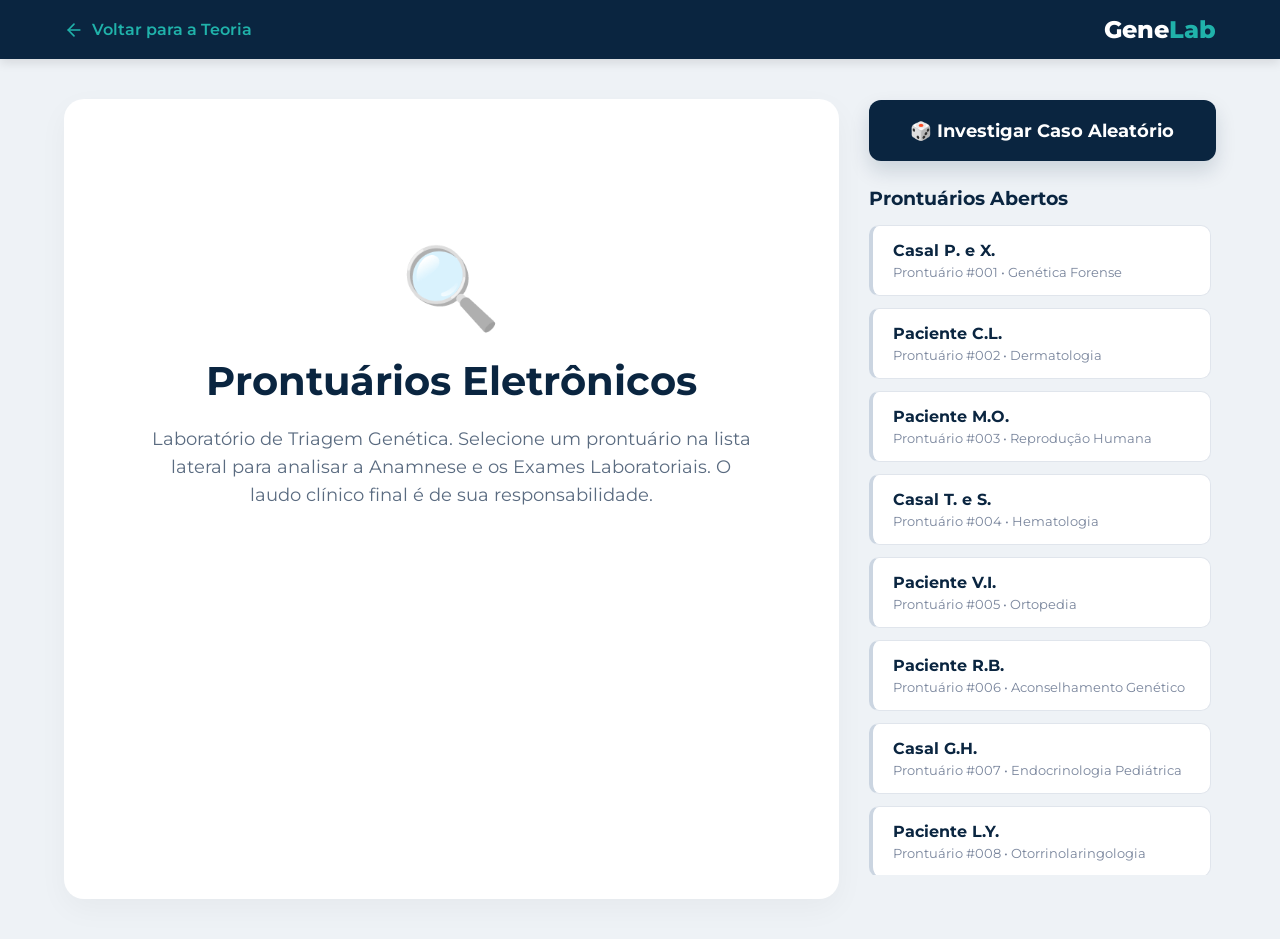
<file: diagnostico.html>
<!DOCTYPE html>
<html lang="pt-br">
<head>
    <meta charset="UTF-8">
    <meta name="viewport" content="width=device-width, initial-scale=1.0">
    <title>Central de Diagnóstico - GeneLab</title>
    <link href="https://fonts.googleapis.com/css2?family=Montserrat:wght@400;500;600;700;800&display=swap" rel="stylesheet">
    
    <style>
       /* RESET BÁSICO E PROTEÇÃO DE TOQUE */
* { 
    margin: 0; 
    padding: 0; 
    box-sizing: border-box; 
    font-family: 'Montserrat', sans-serif; 
    -webkit-tap-highlight-color: transparent; 
}

/* TRAVA DE SELEÇÃO DE TEXTO NO BODY */
body { 
    -webkit-user-select: none; 
    -moz-user-select: none; 
    -ms-user-select: none; 
    user-select: none; 
    background-color: #EEF2F6; color: #1A2B4C; min-height: 100vh; display: flex; flex-direction: column;
}

/* LIBERAÇÃO PARA CAIXAS DE DIGITAÇÃO */
input, select, textarea {
    -webkit-user-select: auto;
    -moz-user-select: auto;
    -ms-user-select: auto;
    user-select: auto;
}
        
        .lab-navbar { background-color: #0A2540; padding: 15px 5%; display: flex; justify-content: space-between; align-items: center; color: white; position: sticky; top: 0; z-index: 100; box-shadow: 0 4px 10px rgba(0,0,0,0.1); }
        .btn-voltar { color: #20B2AA; text-decoration: none; font-weight: 600; display: flex; align-items: center; gap: 8px; transition: 0.3s; cursor: pointer;}
        .btn-voltar:hover { color: #FFFFFF; }
        .lab-logo { font-size: 1.5rem; font-weight: 800; }
        .lab-logo span { color: #20B2AA; }

        /* UTILITÁRIOS */
        .escondido { display: none !important; }
        .fade-in { animation: fadeIn 0.4s ease-in-out; }
        @keyframes fadeIn { from { opacity: 0; transform: translateY(10px); } to { opacity: 1; transform: translateY(0); } }

        /* LAYOUT PRINCIPAL */
        .container-app { padding: 40px 5%; max-width: 1400px; margin: 0 auto; width: 100%; display: flex; gap: 30px; align-items: flex-start; }
        
        .painel-principal { flex: 2; background: #FFFFFF; padding: 40px; border-radius: 20px; box-shadow: 0 10px 30px rgba(0,0,0,0.04); min-height: 800px; position: relative; }
        
        .tela-inicial { text-align: center; margin-top: 100px; color: #5A6B80; }
        .tela-inicial h1 { color: #0A2540; font-size: 2.5rem; margin-bottom: 20px; }
        .tela-inicial p { font-size: 1.1rem; line-height: 1.6; max-width: 600px; margin: 0 auto; }
        .icone-lupa { font-size: 5rem; margin-bottom: 20px; opacity: 0.5; }

        .prontuario-header { display: flex; justify-content: space-between; align-items: flex-start; border-bottom: 2px solid #EEF2F6; padding-bottom: 20px; margin-bottom: 30px; }
        .prontuario-header-left h2 { color: #0A2540; font-size: 1.8rem; margin-bottom: 8px; }
        .prontuario-header-left span { background: #E0F2F1; color: #20B2AA; padding: 5px 15px; border-radius: 20px; font-weight: 700; font-size: 0.85rem; }
        .prontuario-header-right { display: flex; flex-direction: column; align-items: flex-end; gap: 10px; }
        
        /* BOTÃO DA ENCICLOPÉDIA MÉDICA */
        .btn-doenca-info { background: #FFF9E6; color: #B7950B; border: 1px solid #F1C40F; padding: 10px 15px; border-radius: 8px; font-weight: 700; cursor: pointer; display: flex; align-items: center; gap: 8px; transition: 0.3s; font-size: 0.9rem; }
        .btn-doenca-info:hover { background: #F1C40F; color: #0A2540; }

        .box-info { padding: 25px; border-radius: 12px; margin-bottom: 20px; line-height: 1.7; font-size: 1.05rem; }
        .box-info h4 { margin-bottom: 12px; font-size: 1.15rem; display: flex; align-items: center; gap: 8px; }
        .box-historico { background-color: #F4F7F9; border-left: 5px solid #0A2540; color: #1A2B4C; }
        .box-historico h4 { color: #0A2540; }
        .box-exames { background-color: #F0F4F8; border-left: 5px solid #20B2AA; color: #2C3E50; }
        .box-exames h4 { color: #189A93; }

        .ferramentas-area { margin-top: 40px; }
        .ferramentas-area h3 { color: #0A2540; margin-bottom: 5px; }
        .ferramentas-area p { color: #79859C; font-size: 0.9rem; margin-bottom: 10px; line-height: 1.6; }
        .dica-alelo { background: #E0F2F1; color: #189A93; padding: 10px 15px; border-radius: 8px; font-weight: 500; font-size: 0.9rem; display: block; margin-bottom: 20px; border-left: 4px solid #20B2AA;}
        
        .punnett-wrapper { display: grid; grid-template-columns: 80px 100px 100px; grid-template-rows: 60px 80px 80px; gap: 8px; justify-content: center; margin-bottom: 40px; }
        .punnett-cell { display: flex; align-items: center; justify-content: center; border-radius: 8px; border: 2px solid #E0E5EC; overflow: hidden; background: white; }
        .punnett-empty { border: none; background: transparent; }
        .punnett-header { background: #0A2540; border-color: #0A2540; }
        
        .punnett-input { width: 100%; height: 100%; border: none; text-align: center; font-size: 1.3rem; font-weight: 700; outline: none; transition: 0.2s; }
        .punnett-header .punnett-input { background: #0A2540; color: white; }
        .punnett-header .punnett-input:focus { background: #133a61; }
        .punnett-cell:not(.punnett-header) .punnett-input { color: #1A2B4C; }
        .punnett-cell:not(.punnett-header) .punnett-input:focus { background: #E0F2F1; }

        .laudo-box { background: #F8F9FA; padding: 30px; border-radius: 16px; border: 2px dashed #CBD5E1; }
        .laudo-box h4 { color: #0A2540; margin-bottom: 20px; font-size: 1.2rem; }
        .form-group { margin-bottom: 20px; }
        .form-group label { display: block; font-weight: 600; color: #5A6B80; margin-bottom: 8px; font-size: 0.95rem; }
        .form-select { width: 100%; padding: 15px; border: 2px solid #E0E5EC; border-radius: 8px; font-size: 1rem; color: #1A2B4C; outline: none; background: white; cursor: pointer; }
        .form-select:focus { border-color: #20B2AA; }
        
        .btn-laudo { width: 100%; padding: 18px; background: #20B2AA; color: white; border: none; border-radius: 8px; font-size: 1.1rem; font-weight: 700; cursor: pointer; transition: 0.3s; margin-top: 10px; }
        .btn-laudo:hover { background: #189A93; transform: translateY(-2px); box-shadow: 0 5px 15px rgba(32, 178, 170, 0.3); }

        .feedback-box { margin-top: 25px; padding: 25px; border-radius: 12px; font-size: 1rem; line-height: 1.7; }
        .feedback-box.sucesso { background: #E8F8F5; border-left: 5px solid #2ECC71; color: #117864; }
        .feedback-box.erro { background: #FDEDEC; border-left: 5px solid #E74C3C; color: #922B21; }
        .feedback-box h5 { margin-top: 15px; margin-bottom: 5px; color: currentColor; font-size: 1.1rem; }

        .sidebar { flex: 1; position: sticky; top: 100px; }
        
        .btn-aleatorio { width: 100%; padding: 20px; background: #0A2540; color: white; border: none; border-radius: 12px; font-size: 1.1rem; font-weight: 700; cursor: pointer; transition: 0.3s; display: flex; align-items: center; justify-content: center; gap: 10px; margin-bottom: 25px; box-shadow: 0 10px 20px rgba(10, 37, 64, 0.15); }
        .btn-aleatorio:hover { background: #133a61; transform: translateY(-3px); }

        .lista-titulo { font-size: 1.2rem; color: #0A2540; margin-bottom: 15px; font-weight: 700; }
        .casos-lista { display: flex; flex-direction: column; gap: 12px; max-height: 650px; overflow-y: auto; padding-right: 5px; }
        
        .casos-lista::-webkit-scrollbar { width: 6px; }
        .casos-lista::-webkit-scrollbar-thumb { background: #CBD5E1; border-radius: 10px; }

        .card-caso { background: white; padding: 15px 20px; border-radius: 10px; border: 1px solid #E0E5EC; border-left: 4px solid #CBD5E1; cursor: pointer; transition: 0.2s; }
        .card-caso:hover { transform: translateX(5px); border-left-color: #20B2AA; box-shadow: 0 5px 15px rgba(0,0,0,0.05); }
        .card-caso.ativo { border-left-color: #20B2AA; background: #F4F7F9; }
        .card-caso h5 { color: #0A2540; font-size: 1rem; margin-bottom: 5px; }
        .card-caso p { color: #79859C; font-size: 0.8rem; }

        /* MODAL DA ENCICLOPÉDIA MÉDICA */
        .modal-overlay { position: fixed; top: 0; left: 0; width: 100%; height: 100%; background: rgba(10,37,64,0.8); z-index: 1000; display: flex; align-items: center; justify-content: center; opacity: 0; pointer-events: none; transition: 0.3s; backdrop-filter: blur(5px); }
        .modal-overlay.ativo { opacity: 1; pointer-events: auto; }
        .modal-content { background: white; padding: 40px; border-radius: 16px; max-width: 800px; width: 90%; max-height: 85vh; overflow-y: auto; position: relative; transform: translateY(20px); transition: 0.3s; box-shadow: 0 20px 50px rgba(0,0,0,0.2); }
        .modal-overlay.ativo .modal-content { transform: translateY(0); }
        .btn-fechar-modal { position: absolute; top: 20px; right: 25px; background: #F4F7F9; border: none; font-size: 1.5rem; cursor: pointer; color: #0A2540; width: 40px; height: 40px; border-radius: 50%; display: flex; align-items: center; justify-content: center; transition: 0.2s; }
        .btn-fechar-modal:hover { background: #E74C3C; color: white; }
        .modal-content h3 { color: #0A2540; font-size: 2rem; margin-bottom: 10px; border-bottom: 2px solid #20B2AA; padding-bottom: 10px; display: inline-block;}
        .modal-body { margin-top: 20px; color: #4A4A4A; font-size: 1.1rem; line-height: 1.8; }
        .modal-body strong { color: #189A93; }

        @media (max-width: 950px) {
            .container-app { flex-direction: column; }
            .sidebar { position: relative; top: 0; width: 100%; order: -1; }
            .painel-principal { width: 100%; }
        }
    </style>
</head>
<body>

    <nav class="lab-navbar">
        <div class="btn-voltar" onclick="window.location.href='mendel.html'">
            <svg width="20" height="20" viewBox="0 0 24 24" fill="none" stroke="currentColor" stroke-width="2" stroke-linecap="round" stroke-linejoin="round"><line x1="19" y1="12" x2="5" y2="12"></line><polyline points="12 19 5 12 12 5"></polyline></svg>
            <span>Voltar para a Teoria</span>
        </div>
        <div class="lab-logo">Gene<span>Lab</span></div>
    </nav>

    <div class="container-app">
        
        <main class="painel-principal">
            
            <div id="tela-inicial" class="tela-inicial fade-in">
                <div class="icone-lupa">🔍</div>
                <h1>Prontuários Eletrônicos</h1>
                <p>Laboratório de Triagem Genética. Selecione um prontuário na lista lateral para analisar a Anamnese e os Exames Laboratoriais. O laudo clínico final é de sua responsabilidade.</p>
            </div>

            <div id="tela-caso" class="escondido fade-in">
                
                <div class="prontuario-header">
                    <div class="prontuario-header-left">
                        <h2 id="paciente-nome">Paciente XYZ</h2>
                        <span id="paciente-id">ID: 0000</span>
                        <span id="paciente-especialidade" style="background: #E8F8F5; color: #117864; margin-left: 10px;">Especialidade</span>
                    </div>
                    <div class="prontuario-header-right">
                        <button class="btn-doenca-info" onclick="abrirModalDoenca()">
                            <svg width="18" height="18" viewBox="0 0 24 24" fill="none" stroke="currentColor" stroke-width="2" stroke-linecap="round" stroke-linejoin="round"><circle cx="12" cy="12" r="10"></circle><line x1="12" y1="16" x2="12" y2="12"></line><line x1="12" y1="8" x2="12.01" y2="8"></line></svg>
                            Enciclopédia Médica
                        </button>
                    </div>
                </div>

                <div class="box-info box-historico">
                    <h4>📋 Anamnese e Evolução Clínica</h4>
                    <p id="texto-historico">...</p>
                </div>

                <div class="box-info box-exames">
                    <h4>🧪 Parecer do Laboratório / Heredograma</h4>
                    <p id="texto-exame">...</p>
                </div>

                <div class="ferramentas-area">
                    <h3>Quadro de Punnett (Rascunho Livre)</h3>
                    <p>Utilize esta área para deduzir os genótipos. As células cinzas representam os gametas isolados na meiose.</p>
                    
                    <div class="dica-alelo">
                        <strong>Bordas (Gametas Isolados):</strong> A, a, XA, Xa, X, Y, Ym, IA, IB, i <br>
                        <strong>Centro (Fecundação / Filhos):</strong> AA, Aa, aa, XAXA, XAXa, XaY, XYm, XX, IAIB, IAi, ii
                    </div>
                    
                    <div class="punnett-wrapper">
                        <div class="punnett-cell punnett-empty"></div>
                        <!-- BORDAS: Limite de 2 caracteres -->
                        <div class="punnett-cell punnett-header"><input type="text" class="punnett-input" maxlength="2"></div>
                        <div class="punnett-cell punnett-header"><input type="text" class="punnett-input" maxlength="2"></div>
                        
                        <!-- LINHA 1 -->
                        <div class="punnett-cell punnett-header"><input type="text" class="punnett-input" maxlength="2"></div>
                        <!-- CENTRO: Limite de 4 caracteres -->
                        <div class="punnett-cell"><input type="text" class="punnett-input" maxlength="4"></div>
                        <div class="punnett-cell"><input type="text" class="punnett-input" maxlength="4"></div>

                        <!-- LINHA 2 -->
                        <div class="punnett-cell punnett-header"><input type="text" class="punnett-input" maxlength="2"></div>
                        <div class="punnett-cell"><input type="text" class="punnett-input" maxlength="4"></div>
                        <div class="punnett-cell"><input type="text" class="punnett-input" maxlength="4"></div>
                    </div>
                </div>

                <div class="laudo-box">
                    <h4>Emissão do Laudo Genético</h4>
                    
                    <div class="form-group">
                        <label>1. Padrão de Herança identificado a partir da análise:</label>
                        <select id="select-heranca" class="form-select">
                            <option value="">Selecione o padrão de herança...</option>
                            <option value="autossomica-recessiva">Herança Autossômica Recessiva</option>
                            <option value="autossomica-dominante">Herança Autossômica Dominante</option>
                            <option value="ligada-x-recessiva">Herança Ligada ao X (Recessiva)</option>
                            <option value="ligada-x-dominante">Herança Ligada ao X (Dominante)</option>
                            <option value="ligada-y">Herança Ligada ao Y (Holândrica)</option>
                            <option value="dominancia-incompleta">Dominância Incompleta (Ausência de Dominância)</option>
                            <option value="codominancia">Codominância</option>
                            <option value="alelos-multiplos">Alelos Múltiplos (Polialelia)</option>
                        </select>
                    </div>

                    <div class="form-group">
                        <label>2. Risco ou Probabilidade Genética do evento questionado no caso:</label>
                        <select id="select-prob" class="form-select">
                            <option value="">Selecione a probabilidade matemática...</option>
                            <option value="0">0%</option>
                            <option value="25">25% (1/4)</option>
                            <option value="50">50% (1/2)</option>
                            <option value="75">75% (3/4)</option>
                            <option value="100">100% (4/4)</option>
                        </select>
                    </div>

                    <button class="btn-laudo" onclick="validarLaudo()">Assinar e Finalizar Laudo</button>

                    <div id="feedback-laudo" class="feedback-box escondido"></div>
                </div>

            </div>
        </main>

        <aside class="sidebar">
            <button class="btn-aleatorio" onclick="carregarCasoAleatorio()">
                🎲 Investigar Caso Aleatório
            </button>
            
            <h3 class="lista-titulo">Prontuários Abertos</h3>
            <div class="casos-lista" id="lista-casos-container">
                <!-- Preenchido via JS -->
            </div>
        </aside>

    </div>

    <!-- ESTRUTURA DO MODAL DA ENCICLOPÉDIA MÉDICA -->
    <div id="modal-doenca" class="modal-overlay">
        <div class="modal-content">
            <button class="btn-fechar-modal" onclick="fecharModalDoenca()">×</button>
            <h3 id="modal-titulo-doenca">Nome da Doença</h3>
            <div id="modal-corpo-doenca" class="modal-body">
                <!-- Conteúdo gerado via JS -->
            </div>
        </div>
    </div>

    <script>
        // BANCO DE DADOS: 24 CASOS CLÍNICOS FOCADOS EM 8 PADRÕES DE HERANÇA
        const bancoDeCasos = [
            // --- 1. AUTOSSÔMICA RECESSIVA ---
            {
                paciente: "Paciente R.N.", especialidade: "Pneumologia",
                historico: "Carlos e Ana são saudáveis. Eles procuram a clínica porque o filho recém-nascido tem infecções pulmonares e a pele tem um gosto excessivamente salgado. Qual a chance geral de um próximo filho ter a doença?",
                exames: "A condição afeta homens e mulheres da família com a mesma frequência e pula gerações (pais normais com filho afetado).",
                respostaHeranca: "autossomica-recessiva", respostaProbabilidade: "25",
                explicacao: "A condição 'pula gerações' e afeta ambos os sexos, logo é Autossômica Recessiva. Pais normais com filho afetado são obrigatoriamente heterozigotos (Aa). O cruzamento Aa x Aa gera 25% de chance de um filho 'aa'.",
                doenca: "Fibrose Cística",
                detalhesDoenca: "<strong>Mecanismo Biológico:</strong> A Fibrose Cística é causada por mutações no gene CFTR. Esse gene codifica um canal de cloreto nas células. A ausência desse canal torna o muco corporal extremamente espesso, bloqueando os pulmões e o pâncreas, além de deixar o suor muito salgado."
            },
            {
                paciente: "Paciente J.S.", especialidade: "Neuropediatria",
                historico: "Joana (saudável) e Marcos (afetado) acabaram de ter um bebê. O Teste do Pezinho deu positivo para a doença. Joana descobriu ser portadora silenciosa. Qual a chance do próximo bebê nascer com a doença?",
                exames: "Na árvore genealógica, a condição aparece subitamente em filhos de pais normais, afetando igualmente meninos e meninas.",
                respostaHeranca: "autossomica-recessiva", respostaProbabilidade: "50",
                explicacao: "Como a condição afeta igualmente os sexos e surge de pais normais, é Autossômica Recessiva. O pai é afetado (aa) e a mãe é portadora (Aa). O cruzamento Aa x aa gera 50% de chance de filhos afetados (aa).",
                doenca: "Fenilcetonúria (PKU)",
                detalhesDoenca: "<strong>Mecanismo Biológico:</strong> A PKU impede a metabolização do aminoácido fenilalanina, que se torna tóxico ao cérebro em desenvolvimento. Isso causa deficiência intelectual e convulsões se a criança não tiver uma dieta rigorosamente controlada desde o nascimento."
            },
            {
                paciente: "Paciente A.K.", especialidade: "Dermatologia",
                historico: "Um menino apresenta ausência total de pigmentação na pele, fotofobia e nistagmo ocular. Seus pais e seu irmão mais velho possuem pigmentação normal. Qual a chance de os pais terem outra criança com o mesmo quadro?",
                exames: "O heredograma da família não mostra outros afetados nas gerações recentes, evidenciando uma condição que precisa estar em dose dupla para se manifestar.",
                respostaHeranca: "autossomica-recessiva", respostaProbabilidade: "25",
                explicacao: "A doença precisa estar em dose dupla para anular o pigmento normal (Autossômica Recessiva). Os pais são Aa. A chance de terem outro filho (aa) na próxima gravidez é de 25%.",
                doenca: "Albinismo Oculocutâneo",
                detalhesDoenca: "<strong>Mecanismo Biológico:</strong> Caracterizado por mutações no gene TYR, responsável por produzir a enzima Tirosinase. Sem ela, o corpo não consegue converter a tirosina em melanina, afetando a pele, cabelos e o desenvolvimento correto da retina."
            },

            // --- 2. AUTOSSÔMICA DOMINANTE ---
            {
                paciente: "Paciente R.M.", especialidade: "Neurologia Clínica",
                historico: "Ricardo (heterozigoto) foi diagnosticado com declínio cognitivo e perda motora. Sua esposa é saudável. Qual a chance de seus futuros filhos desenvolverem a doença na fase adulta?",
                exames: "O heredograma de Ricardo mostra que a condição está presente em TODAS as gerações (pai, avó, bisavô), afetando ambos os sexos indiscriminadamente.",
                respostaHeranca: "autossomica-dominante", respostaProbabilidade: "50",
                explicacao: "A presença em todas as gerações denuncia a herança Autossômica Dominante. Ricardo é Aa e a esposa aa. O cruzamento Aa x aa gera 50% de chance de herdar o alelo dominante (A).",
                doenca: "Doença de Huntington",
                detalhesDoenca: "<strong>Mecanismo Biológico:</strong> A Doença de Huntington cria uma proteína tóxica (huntingtina mutante) que destrói progressivamente os neurônios do gânglio basal na idade adulta, causando movimentos involuntários severos."
            },
            {
                paciente: "Paciente C.L.", especialidade: "Dermatologia",
                historico: "Uma paciente de 25 anos apresenta nódulos cutâneos e manchas. Sua mãe possui o mesmo quadro. Ela é heterozigota e casou-se com um homem normal. Risco da filha nascer afetada?",
                exames: "O traço nunca pula gerações. Basta um dos pais ter a condição para que os filhos apresentem os mesmos tumores benignos.",
                respostaHeranca: "autossomica-dominante", respostaProbabilidade: "50",
                explicacao: "Como não pula gerações, é Autossômica Dominante. A paciente é Aa e o marido aa. Basta herdar um alelo mutado dominante 'A' para manifestar a doença (50% de chance).",
                doenca: "Neurofibromatose Tipo 1",
                detalhesDoenca: "<strong>Mecanismo Biológico:</strong> Causada por mutação no gene NF1. A falta da proteína neurofibromina funcional faz com que células neurais se multipliquem de forma desordenada, criando tumores benignos nos nervos periféricos (neurofibromas)."
            },
            {
                paciente: "Casal G.H.", especialidade: "Endocrinologia Pediátrica",
                historico: "Casal afetado (Ambos Aa) cruzam. Qual a chance teórica total da concepção gerar o alelo dominante (incluindo a forma homozigota letal na contagem)?",
                exames: "Uma única cópia mutante altera o crescimento ósseo. Apenas a dose dupla recessiva (aa) permite o crescimento normal sem o traço limitador.",
                respostaHeranca: "autossomica-dominante", respostaProbabilidade: "75",
                explicacao: "Herança Autossômica Dominante. No cruzamento (Aa x Aa), a matriz gera 25% AA, 50% Aa e 25% aa. Somando-se as genéticas portadoras do alelo dominante (25% + 50%), o risco total é de 75%.",
                doenca: "Acondroplasia",
                detalhesDoenca: "<strong>Mecanismo Biológico:</strong> Mutação no gene FGFR3. Este receptor age como um 'freio' no crescimento dos ossos. A mutação o deixa permanentemente ligado, inibindo severamente a proliferação das cartilagens de crescimento."
            },

            // --- 3. LIGADA AO X RECESSIVA ---
            {
                paciente: "Paciente R.B.", especialidade: "Aconselhamento Genético",
                historico: "Roberto possui sangramentos severos e crônicos. Sua esposa, Clara, é saudável e não é portadora do gene. Qual a chance de o casal ter uma filha que apresente os sintomas graves da doença?",
                exames: "Na família de Roberto, apenas os homens apresentam a condição clinicamente. As mulheres são sempre apenas portadoras assintomáticas.",
                respostaHeranca: "ligada-x-recessiva", respostaProbabilidade: "0",
                explicacao: "A doença afeta quase que exclusivamente homens (Ligada ao X Recessiva). Roberto (XaY) passará o Xa mutado para as filhas (que serão apenas portadoras XAXa). A chance de uma filha manifestar a doença clinicamente é 0%.",
                doenca: "Hemofilia A",
                detalhesDoenca: "<strong>Mecanismo Biológico:</strong> A mutação no cromossomo X afeta a produção do Fator VIII da coagulação. Sem essa proteína, o corpo não consegue formar um coágulo estável, causando hemorragias graves em articulações e músculos."
            },
            {
                paciente: "Paciente L.M.", especialidade: "Neuromuscular",
                historico: "Uma mãe descobre ser portadora silenciosa de uma mutação severa nos músculos, enquanto o pai é saudável. Qual a chance geral de o próximo filho (de qualquer sexo) manifestar a doença?",
                exames: "A condição leva à perda muscular severa na infância, afetando apenas os meninos da árvore genealógica.",
                respostaHeranca: "ligada-x-recessiva", respostaProbabilidade: "25",
                explicacao: "Herança Ligada ao X Recessiva. Mãe portadora (XDXd) e pai normal (XDY). As chances são: 25% filha sã, 25% filha portadora, 25% filho são, e 25% filho afetado (XdY). O risco geral é 25%.",
                doenca: "Distrofia Muscular de Duchenne",
                detalhesDoenca: "<strong>Mecanismo Biológico:</strong> Causada por mutações no gene DMD, que produz a distrofina. Sem ela, a tensão mecânica rompe a membrana muscular constantemente, causando necrose celular e substituição do músculo por gordura."
            },
            {
                paciente: "Paciente L.T.", especialidade: "Oftalmologia",
                historico: "O avô materno de Lucas tinha dificuldade em ver as cores verde e vermelho. A mãe de Lucas tem visão normal, mas Lucas herdou o distúrbio. Se Lucas tiver filhos com uma mulher normal, qual a chance de os filhos homens serem daltônicos?",
                exames: "A mutação está no cromossomo sexual. A passagem ocorre do avô, para a mãe (portadora), para o filho homem.",
                respostaHeranca: "ligada-x-recessiva", respostaProbabilidade: "0",
                explicacao: "Daltonismo é Ligado ao X Recessivo. Lucas (XdY) passará seu Y para TODOS os seus filhos homens. Como a esposa é normal (XDXD), 100% dos meninos receberão o X saudável da mãe (0% de chance de serem daltônicos).",
                doenca: "Daltonismo",
                detalhesDoenca: "<strong>Mecanismo Biológico:</strong> O defeito reside nas moléculas de opsina visual presentes nos fotorreceptores da retina. Mutações fazem o paciente perder a capacidade neurológica de diferenciar comprimentos de onda na faixa vermelho-verde."
            },

            // --- 4. LIGADA AO X DOMINANTE ---
            {
                paciente: "Paciente V.I.", especialidade: "Ortopedia",
                historico: "Paciente masculino apresenta arqueamento severo das pernas. Ele tem a condição porque herdou a mutação, mas sua esposa é normal. Qual a chance de ele transmitir a doença para suas filhas mulheres?",
                exames: "A regra de ouro da família dele: O paciente passou a doença para ABSOLUTAMENTE TODAS as suas filhas, mas para NENHUM de seus filhos homens.",
                respostaHeranca: "ligada-x-dominante", respostaProbabilidade: "100",
                explicacao: "O fato de o pai transmitir para 100% das filhas e 0% dos filhos decreta a Herança Ligada ao X Dominante. Como as filhas sempre herdam o único X do pai (que está mutado e é dominante), a chance é 100%.",
                doenca: "Raquitismo Hipofosfatêmico",
                detalhesDoenca: "<strong>Mecanismo Biológico:</strong> A desordem causa perda excessiva de fosfato pelos rins, impedindo que os ossos se calcifiquem corretamente. O esqueleto não se mineraliza e curva sob o peso do próprio corpo, resistindo à vitamina D."
            },
            {
                paciente: "Paciente C.H.", especialidade: "Neuropediatria",
                historico: "Uma mãe portadora tem uma síndrome que causa regressão repentina de habilidades motoras. O pai é saudável. Qual a chance de um filho ou filha nascer com a mutação genética?",
                exames: "A mutação ocorre no cromossomo sexual e se manifesta independentemente de haver um alelo saudável junto.",
                respostaHeranca: "ligada-x-dominante", respostaProbabilidade: "50",
                explicacao: "Herança Ligada ao X Dominante. A mãe heterozigota (XDXd) e pai (XdY). Como a mãe tem um X mutado e um saudável, a chance estatística de ela enviar o cromossomo X afetado é de 50%.",
                doenca: "Síndrome de Rett",
                detalhesDoenca: "<strong>Mecanismo Biológico:</strong> A mutação afeta a proteína MECP2 no cérebro. A criança tem desenvolvimento normal nos primeiros meses, mas sofre regressão autística profunda, microcefalia e perda do uso das mãos. Geralmente letal em fetos masculinos."
            },
            {
                paciente: "Paciente I.P.", especialidade: "Dermatologia Pediátrica",
                historico: "Menina recém-nascida exibe placas e lesões na pele com pigmentação cinza em redemoinhos. A mãe tem falhas capilares sutis (ela possui a condição). É letal em fetos masculinos. Risco de repetição do gene mutado na próxima gravidez?",
                exames: "Uma única cópia mutante no cromossomo X da mãe causa os sintomas dominantes nas áreas onde a célula está ativa.",
                respostaHeranca: "ligada-x-dominante", respostaProbabilidade: "50",
                explicacao: "Herança Ligada ao X Dominante com letalidade masculina. A mãe (XDXd) transmite seu cromossomo dominante XD com 50% de probabilidade matemática em qualquer gestação.",
                doenca: "Incontinência Pigmentar",
                detalhesDoenca: "<strong>Mecanismo Biológico:</strong> Ocorre por falha na proteína de proteção celular NEMO. Células da pele morrem gerando bolhas e anomalias. No homem XY, a ausência de células normais de resgate leva ao aborto na gravidez precoce."
            },

            // --- 5. LIGADA AO Y (HOLÂNDRICA) ---
            {
                paciente: "Paciente M.O.", especialidade: "Reprodução Humana",
                historico: "Um paciente tem infertilidade severa (azoospermia) devido a uma mutação no cromossomo masculino. Ele fará Fertilização In Vitro. Qual a chance de transmitir o gene da doença para uma FILHA?",
                exames: "A mutação está localizada em uma região do cromossomo Y (fator AZF).",
                respostaHeranca: "ligada-y", respostaProbabilidade: "0",
                explicacao: "Herança Holândrica (Ligada ao Y). Meninas (XX) recebem apenas o cromossomo X do pai. Logo, a chance de uma filha herdar o cromossomo Y mutado é matematicamente 0%.",
                doenca: "Microdeleção do Cromossomo Y",
                detalhesDoenca: "<strong>Mecanismo Biológico:</strong> Mutações no Fator de Azoospermia (AZF) geram falhas críticas na produção e maturação dos espermatozoides, causando infertilidade grave. Mulheres são 100% livres dessa característica."
            },
            {
                paciente: "Paciente E.S.", especialidade: "Genética",
                historico: "Uma mutação familiar no gene SRY foi identificada em um paciente. Sabendo que sua esposa é saudável (XX), qual a chance da criança herdar o gene afetado se o recém-nascido for MENINO?",
                exames: "O gene afetado é responsável pela formação testicular primária durante a fase embrionária, e nunca afeta filhas.",
                respostaHeranca: "ligada-y", respostaProbabilidade: "100",
                explicacao: "Herança Ligada ao Y. Como o gene SRY fica no Y, o pai obrigatoriamente passará esse cromossomo para todos os filhos de sexo biológico masculino, representando 100% de chance para eles.",
                doenca: "Mutação no Gene SRY",
                detalhesDoenca: "<strong>Mecanismo Biológico:</strong> O SRY atua como o interruptor mestre que transforma as gônadas primitivas em testículos no embrião. Falhas ou mutações ativas neste gene são repassadas em linha direta masculina, sem exceção."
            },
            {
                paciente: "Paciente L.Y.", especialidade: "Otorrinolaringologia",
                historico: "Paciente adulto desenvolveu surdez congênita progressiva. A árvore genealógica de 4 gerações revela que dezenas de homens da família ficaram surdos após os 40 anos, sem nenhuma mulher afetada. Risco para o próximo filho biológico homem (XY)?",
                exames: "O padrão restrito e contínuo ao sexo masculino demonstra uma via inquebrável de pai para filho.",
                respostaHeranca: "ligada-y", respostaProbabilidade: "100",
                explicacao: "A linhagem demonstra herança estrita Holândrica (Ligada ao Y). O pai transmitirá obrigatoriamente o seu cromossomo Y mutante para 100% de seus filhos que nascerem XY.",
                doenca: "Surdez Ligada ao Y",
                detalhesDoenca: "<strong>Mecanismo Biológico:</strong> Uma mutação extremamente rara e pontual no cromossomo Y (Locus DFNY1) que provoca a morte progressiva das células ciliadas da audição nos homens de maneira pós-lingual. Mulheres jamais serão portadoras."
            },

            // --- 6. DOMINÂNCIA INCOMPLETA ---
            {
                paciente: "Casal J. e M.", especialidade: "Cardiologia Clínica",
                historico: "Dois pacientes têm a forma 'leve' da doença e precisam fazer controle com estatinas. Eles se casam. Qual a chance de terem um filho com a forma SEVERA da doença (risco de infarto antes dos 10 anos)?",
                exames: "Nesta doença, heterozigotos têm o colesterol em 300mg/dL. Homozigotos têm acima de 800mg/dL e ausência total de depuração.",
                respostaHeranca: "dominancia-incompleta", respostaProbabilidade: "25",
                explicacao: "O paciente Aa manifesta um quadro clínico nitidamente intermediário. Isso atesta uma Dominância Incompleta. Cruzar dois portadores da forma leve (Aa x Aa) gera 25% de chance da criança herdar o fenótipo severo recessivo duplo (aa).",
                doenca: "Hipercolesterolemia Familiar",
                detalhesDoenca: "<strong>Mecanismo Biológico:</strong> Causada por defeitos nos receptores de LDL no fígado. Indivíduos heterozigotos têm apenas 50% dos receptores (forma leve). Homozigotos têm 0% de receptores (forma letal severa)."
            },
            {
                paciente: "Casal T. e S.", especialidade: "Hematologia",
                historico: "Uma mulher com diagnóstico de Traço Talassêmico leve casa-se com um homem também portador do mesmo traço brando sem intercorrências clínicas graves.",
                exames: "Os dois possuem uma HbA normal e uma Hb com falhas. Qual a chance de gerarem um bebê com a forma Major (letal ou dependente vital de transfusões)?",
                respostaHeranca: "dominancia-incompleta", respostaProbabilidade: "25",
                explicacao: "Em nível clínico, essa anemia apresenta Dominância Incompleta, com estados fenotípicos graduais distintos baseados na quantidade de cadeias eficientes. O cruzamento Aa x Aa resulta em 25% de herdar a doença severa 'aa'.",
                doenca: "Beta-Talassemia",
                detalhesDoenca: "<strong>Mecanismo Biológico:</strong> Mutação que inibe a produção da cadeia Beta da hemoglobina. O heterozigoto tem o traço leve. O homozigoto (Síndrome de Cooley) tem parada completa, causando hemácias defeituosas e hemólise intensa."
            },
            {
                paciente: "Casal A. e B.", especialidade: "Bioquímica Clínica",
                historico: "Dois pais são clínica e fenotipicamente normais. Porém, o laboratório atesta que ambos produzem exatamente 50% de uma enzima neural. Qual a chance do filho nascer com 0% da atividade enzimática (doença mortal)?",
                exames: "A dosagem enzimática mostra três fenótipos distintos na população: 100% de enzima, 50% de enzima, e 0% de enzima.",
                respostaHeranca: "dominancia-incompleta", respostaProbabilidade: "25",
                explicacao: "Bioquimicamente, a enzima expressa Dominância Incompleta (o portador gera metade da capacidade padrão). Aa x Aa gera 25% de chance para os filhos produzirem 0% da enzima (aa).",
                doenca: "Doença de Tay-Sachs",
                detalhesDoenca: "<strong>Mecanismo Biológico:</strong> Interrupção da produção da enzima HEX-A, que recicla estruturas graxas dentro das células nervosas. Sem a enzima (homozigotos), a gordura acumula no cérebro causando devastação neuromotora global precoce."
            },

            // --- 7. CODOMINÂNCIA ---
            {
                paciente: "Casal U. e A.", especialidade: "Imunohematologia",
                historico: "Uma mulher e um homem têm o sangue Tipo MN (expressam antígenos M e N na hemácia simultaneamente). Qual a chance de o filho deles também ter sangue Tipo MN?",
                exames: "No sangue MN, o alelo M e o alelo N não se misturam como tintas. A hemácia exibe ambos os antígenos visíveis de forma independente.",
                respostaHeranca: "codominancia", respostaProbabilidade: "50",
                explicacao: "Ambos os alelos são fortes e se expressam juntos sem se fundir (Codominância). O cruzamento de duplo híbrido MN x MN resulta em 25% MM, 50% MN e 25% NN.",
                doenca: "Sistema Sanguíneo MN",
                detalhesDoenca: "<strong>Mecanismo Biológico:</strong> Diferente do sistema ABO, o sistema MN não gera anticorpos naturais significativos na vida real, mas é o modelo escolar perfeito da codominância, onde nenhum alelo inibe o outro na membrana celular."
            },
            {
                paciente: "Casal H. e S.", especialidade: "Hematologia Investigativa",
                historico: "Uma paciente tem Traço Falciforme (possui tanto hemoglobina normal HbA quanto mutada HbS). Seu marido tem hemoglobina totalmente normal (HbAA). Chance de o filho ter o Traço Falciforme (Ser portador)?",
                exames: "A eletroforese de hemoglobina da mãe detecta a presença igualitária de dois tipos diferentes de proteínas correndo no gel.",
                respostaHeranca: "codominancia", respostaProbabilidade: "50",
                explicacao: "Em nível molecular celular, a presença do Traço Falciforme é um caso de Codominância (ambas as hemoglobinas são ativamente produzidas no paciente AS). O cruzamento AS x AA gera 50% de chance de filhos AA e 50% de AS.",
                doenca: "Traço Falciforme",
                detalhesDoenca: "<strong>Mecanismo Biológico:</strong> No traço (AS), a célula tem as duas proteínas circulando. A hemácia funciona quase normalmente na oxigenação. Apenas em cruzamentos onde herda os dois genes mutados (SS) a hemácia vira foice sob estresse."
            },
            {
                paciente: "Casal M. e Z.", especialidade: "Pneumologia",
                historico: "Dois pacientes têm perfil genético 'PiMZ', o que significa que produzem tanto o inibidor pulmonar normal 'M' quanto o mutado 'Z'. Chance de o filho herdar a forma letal 'ZZ' da doença pulmonar?",
                exames: "Os genes 'M' e 'Z' são perfeitamente iguais na força. O paciente M/Z lança no sangue as duas versões de antígenos simultaneamente.",
                respostaHeranca: "codominancia", respostaProbabilidade: "25",
                explicacao: "As fitas polimórficas das enzimas demonstram Herança Codominante (M e Z estão mapeadas juntas laboratorialmente). Pais PiMZ x PiMZ geram descendente homozigótico mutante ZZ em 25% dos casos.",
                doenca: "Deficiência de Alfa-1 Antitripsina",
                detalhesDoenca: "<strong>Mecanismo Biológico:</strong> A enzima M protege o pulmão das próprias defesas do corpo. A enzima Z mutada não consegue proteger e fica presa no fígado. Sem a enzima correta circulando (ZZ), os alvéolos pulmonares são destruídos causando enfisema severo."
            },

            // --- 8. ALELOS MÚLTIPLOS (POLIALELIA) ---
            {
                paciente: "Casal A. e B.", especialidade: "Transfusões Sanguíneas",
                historico: "Mãe com sangue Tipo A e Pai com sangue Tipo B estão grávidos. Ambos têm pais do Tipo O (logo, eles mesmos escondem o alelo 'i'). Qual a chance de o bebê nascer com sangue Tipo O (doador universal)?",
                exames: "A característica sanguínea é regulada por mais de duas variações do mesmo gene convivendo na humanidade.",
                respostaHeranca: "alelos-multiplos", respostaProbabilidade: "25",
                explicacao: "O Sistema ABO tem três alelos (Iᴬ, Iᴮ e i) que se misturam, caracterizando Alelos Múltiplos. Sendo os pais IAi e IBi, o quadro de Punnett resulta em exatos 25% de chance da criança herdar o alelo recessivo duplo 'ii' (Sangue O).",
                doenca: "Tipagem ABO Genética",
                detalhesDoenca: "<strong>Mecanismo Biológico:</strong> A herança dos agrupamentos do Sistema Sanguíneo ABO obedece à variação de Alelos Múltiplos, onde a população detém três versões do mesmo gene competindo para fixar antígenos na membrana das hemácias."
            },
            {
                paciente: "Casal P. e X.", especialidade: "Genética Forense",
                historico: "Um paciente com sangue Tipo AB (genótipo IAIB) casou-se com uma mulher de sangue Tipo O (genótipo ii). Eles querem saber a chance estatística de terem um filho nascendo com Sangue Tipo O.",
                exames: "Na população há três cópias do gene, mas o indivíduo humano carrega apenas duas em seus cromossomos diploides.",
                respostaHeranca: "alelos-multiplos", respostaProbabilidade: "0",
                explicacao: "Polialelia (Alelos Múltiplos). O cruzamento IAIB x ii só pode gerar filhos IAi (Tipo A) ou IBi (Tipo B). O pai AB nunca tem o gene 'i' para doar, logo, a chance de um filho nascer Tipo O (ii) é de 0%.",
                doenca: "Investigação Forense ABO",
                detalhesDoenca: "<strong>Mecanismo Biológico:</strong> Como o indivíduo diploide carrega apenas dois alelos do pool genético mundial, um pai AB obrigatoriamente doará a força do antígeno A ou do antígeno B, suplantando e mascarando o gene recessivo 'i' vindo da mãe O."
            },
            {
                paciente: "Casal B. e N.", especialidade: "Obstetrícia",
                historico: "Gestante de sangue O (ii) deseja engravidar de um parceiro clinicamente heterozigoto Tipo A (IAi). Qual o risco/chance exato de a criança herdar a proteína A e nascer do Tipo A no cruzamento?",
                exames: "O pool de genes ABO atua em cruzamentos interativos onde as dominâncias clássicas superam o traço amórfico recessivo nulo.",
                respostaHeranca: "alelos-multiplos", respostaProbabilidade: "50",
                explicacao: "Alelos Múltiplos. A união de um parceiro heterozigoto (IAi) com a mãe homozigota nula (ii) funciona como um cruzamento teste mendeliano de 50%. Há 50% de nascer IAi (Tipo A) e 50% de nascer ii (Tipo O).",
                doenca: "Rotas Sanguíneas",
                detalhesDoenca: "<strong>Mecanismo Biológico:</strong> O gene Iᴬ codifica uma enzima que fixa proteínas ativas A. Como a mãe O doa apenas alelos silenciosos 'i', toda a responsabilidade de manifestar uma proteína recai na probabilidade isolada do pai enviar ou não seu alelo ativo dominante."
            }
        ];

        // FUNÇÃO DE EMBARALHAMENTO (FISHER-YATES)
        // Isso roda assim que o script é lido, misturando a lista antes de aparecer na tela!
        function embaralharArray(array) {
            for (let i = array.length - 1; i > 0; i--) {
                const j = Math.floor(Math.random() * (i + 1));
                [array[i], array[j]] = [array[j], array[i]];
            }
        }
        
        // Embaralha o banco de dados original imediatamente
        embaralharArray(bancoDeCasos);

        let casoAtual = null;
        let casosSorteados = []; // Memória dos casos do botão aleatório

        function renderizarListaDeCasos() {
            const container = document.getElementById('lista-casos-container');
            container.innerHTML = '';

            bancoDeCasos.forEach((caso, index) => {
                // Cria um número de ID falso apenas visual (ex: 001, 002) para ficar em ordem
                const idFormatado = String(index + 1).padStart(3, '0');
                
                const card = document.createElement('div');
                card.className = 'card-caso';
                card.id = `card-${index}`;
                card.innerHTML = `
                    <h5>${caso.paciente}</h5>
                    <p>Prontuário #${idFormatado} • ${caso.especialidade}</p>
                `;
                card.onclick = () => carregarCaso(index);
                container.appendChild(card);
            });
        }

        function carregarCasoAleatorio() {
            // Se já sorteou todos os 24 casos, zera a memória para começar de novo
            if (casosSorteados.length === bancoDeCasos.length) {
                casosSorteados = []; 
            }
            
            let randomIndex;
            
            // Fica sorteando até achar um número que NÃO está na lista de já sorteados
            // e que seja diferente do caso que está aberto agora
            do {
                randomIndex = Math.floor(Math.random() * bancoDeCasos.length);
            } while (
                casosSorteados.includes(randomIndex) || 
                (casoAtual && bancoDeCasos.indexOf(casoAtual) === randomIndex)
            );
            
            // Adiciona o novo caso na memória
            casosSorteados.push(randomIndex);
            
            carregarCaso(randomIndex);
        }

        function carregarCaso(index) {
            casoAtual = bancoDeCasos[index];
            const idFormatado = String(index + 1).padStart(3, '0');
            
            document.getElementById('tela-inicial').classList.add('escondido');
            document.getElementById('tela-caso').classList.remove('escondido');
            
            document.querySelectorAll('.card-caso').forEach(c => c.classList.remove('ativo'));
            document.getElementById(`card-${index}`).classList.add('ativo');

            document.getElementById('paciente-nome').innerText = casoAtual.paciente;
            document.getElementById('paciente-id').innerText = `ID: #${idFormatado}`;
            document.getElementById('paciente-especialidade').innerText = casoAtual.especialidade;
            document.getElementById('texto-historico').innerHTML = casoAtual.historico;
            document.getElementById('texto-exame').innerHTML = casoAtual.exames;
            
            document.querySelectorAll('.punnett-input').forEach(input => input.value = '');
            document.getElementById('select-heranca').value = '';
            document.getElementById('select-prob').value = '';
            
            const feedback = document.getElementById('feedback-laudo');
            feedback.classList.add('escondido');
            feedback.className = 'feedback-box escondido';
        }

        function validarLaudo() {
            if (!casoAtual) return;
            
            const heranca = document.getElementById('select-heranca').value;
            const prob = document.getElementById('select-prob').value;
            const feedback = document.getElementById('feedback-laudo');
            
            if (heranca === '' || prob === '') {
                feedback.innerHTML = `<strong>Atenção:</strong> Assinatura incompleta. Preencha todos os campos do laudo para liberar o relatório.`;
                feedback.className = 'feedback-box erro fade-in';
                feedback.classList.remove('escondido');
                return;
            }

            if (heranca === casoAtual.respostaHeranca && prob === casoAtual.respostaProbabilidade) {
                feedback.innerHTML = `<strong>✅ Relatório Aprovado...`;
                feedback.className = 'feedback-box sucesso fade-in';
                
                // GATILHO DE ACERTO
                registrarConclusaoSilenciosa("Diagnóstico: " + casoAtual.paciente + " (" + casoAtual.doenca + ")", "Acertou ✅");

            } else {
                feedback.innerHTML = `<strong>❌ Erro de Classificação...`;
                feedback.className = 'feedback-box erro fade-in';
                
                // GATILHO DE ERRO
                registrarConclusaoSilenciosa("Diagnóstico: " + casoAtual.paciente + " (" + casoAtual.doenca + ")", "Errou ❌");
            }
            
            feedback.classList.remove('escondido');
        }

        function abrirModalDoenca() {
            if (!casoAtual) return;
            document.getElementById('modal-titulo-doenca').innerText = casoAtual.doenca;
            document.getElementById('modal-corpo-doenca').innerHTML = casoAtual.detalhesDoenca;
            document.getElementById('modal-doenca').classList.add('ativo');
        }

        function fecharModalDoenca() {
            document.getElementById('modal-doenca').classList.remove('ativo');
        }

        // Renderiza a lista na inicialização
        renderizarListaDeCasos();

    </script>

    <!-- RASTREADOR INVISÍVEL COM STATUS DE ACERTO/ERRO -->
    <script>
        function registrarConclusaoSilenciosa(nomeDaAtividade, statusDaTentativa) {
            const nome = localStorage.getItem('genelab_nome') || 'Aluno Desconhecido';
            const matricula = localStorage.getItem('genelab_matricula') || 'Sem Matrícula';

            const urlDaPlanilha = "https://script.google.com/macros/s/AKfycbxStMWXUNEYWxU-_3FgvSKBGqQ8suRUDjAqkGJtNngI1NZ0d-X7_Dzjyq7zmwWQMTOy/exec";

            fetch(urlDaPlanilha, {
                method: 'POST',
                body: JSON.stringify({ 
                    nome: nome, 
                    matricula: matricula, 
                    modulo: nomeDaAtividade,
                    status: statusDaTentativa // Captura se foi Acerto ou Erro
                }),
                headers: { 'Content-Type': 'text/plain;charset=utf-8' } 
            }).then(response => {
                console.log("Rastreado: " + nomeDaAtividade + " | " + statusDaTentativa);
            }).catch(error => {
                console.error("Erro no rastreador:", error);
            });
        }
    </script>
</body>
</html>
</file>
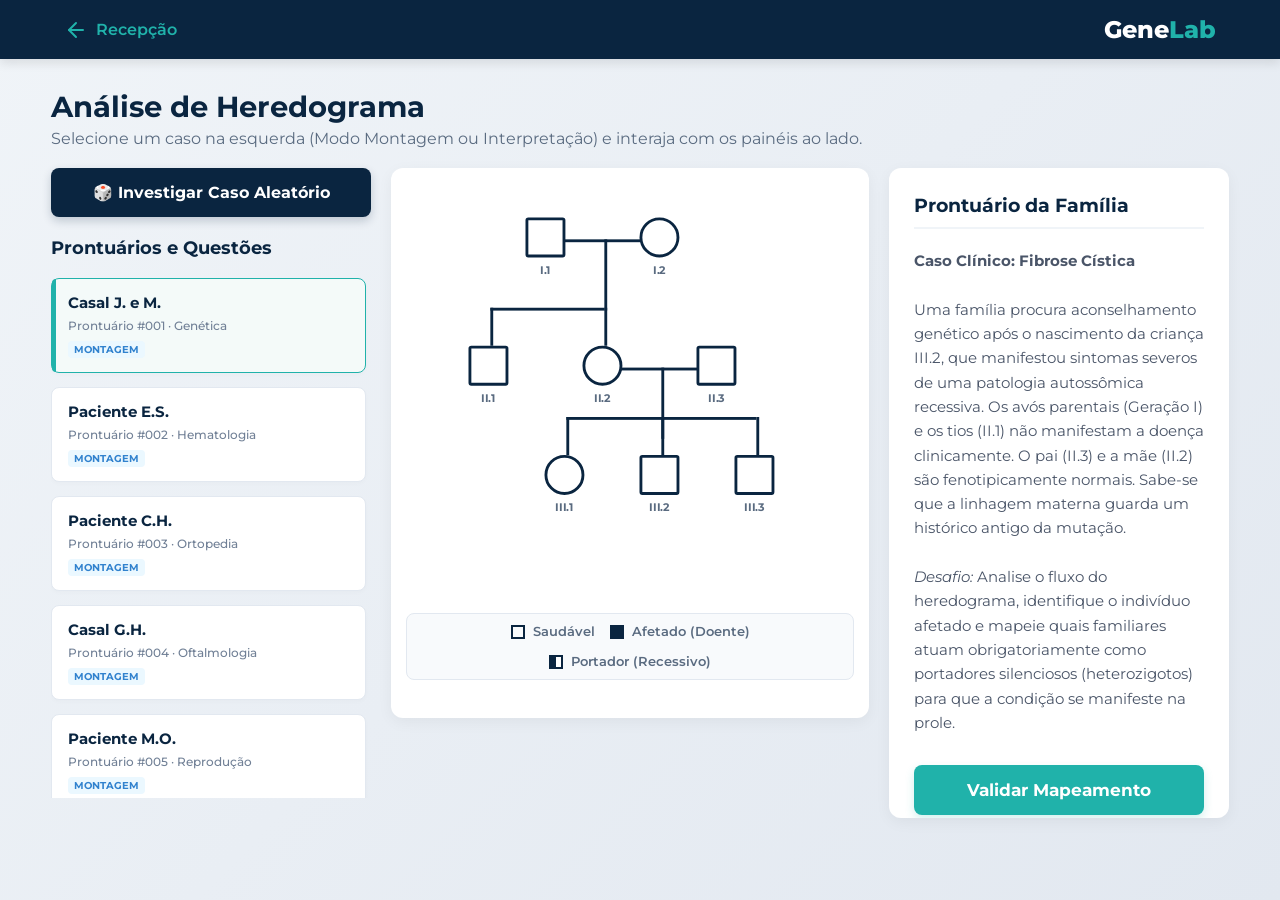
<file: heredograma.html>
<!DOCTYPE html>
<html lang="pt-br">
<head>
    <meta charset="UTF-8">
    <meta name="viewport" content="width=device-width, initial-scale=1.0, maximum-scale=1.0, minimum-scale=1.0, user-scalable=no">
    <title>Análise de Heredograma | GeneLab</title>
    <link href="https://fonts.googleapis.com/css2?family=Montserrat:wght@400;500;600;700;800&display=swap" rel="stylesheet">
    <style>
        /* RESET BÁSICO E PROTEÇÃO DE TOQUE */
* { 
    margin: 0; 
    padding: 0; 
    box-sizing: border-box; 
    font-family: 'Montserrat', sans-serif; 
    -webkit-tap-highlight-color: transparent; 
}

/* TRAVA DE SELEÇÃO DE TEXTO NO BODY */
body { 
    -webkit-user-select: none; 
    -moz-user-select: none; 
    -ms-user-select: none; 
    user-select: none; 
    max-width: 100vw; 
    overflow-x: hidden; 
    min-height: 100vh;
    background-color: #F0F4F8;
    background: linear-gradient(135deg, #F0F4F8, #E2E8F0) no-repeat center center fixed; 
    background-size: cover; color: #1A2B4C; display: flex; flex-direction: column; 
}

/* LIBERAÇÃO PARA CAIXAS DE DIGITAÇÃO */
input, select, textarea {
    -webkit-user-select: auto;
    -moz-user-select: auto;
    -ms-user-select: auto;
    user-select: auto;
}
        
        /* NAVBAR */
        .lab-navbar { background-color: #0A2540; padding: 15px 5%; display: flex; justify-content: space-between; align-items: center; color: white; box-shadow: 0 4px 10px rgba(0,0,0,0.1); width: 100%; }
        .btn-voltar { color: #20B2AA; text-decoration: none; font-weight: 600; display: flex; align-items: center; gap: 8px; transition: 0.3s; }
        .btn-voltar:hover { color: #FFFFFF; transform: translateX(-3px); }
        .lab-logo { font-size: 1.5rem; font-weight: 800; margin: 0; }
        .lab-logo span { color: #20B2AA; }

        .container-app { padding: 30px 4%; max-width: 1600px; width: 100%; margin: 0 auto; display: flex; flex-direction: column; gap: 20px; box-sizing: border-box; }

        .header-secao h1 { color: #0A2540; font-size: 1.8rem; margin-bottom: 5px; }
        .header-secao p { color: #5A6B80; font-size: 1rem; }

        /* =========================================
           GRID: 3 COLUNAS (Casos | Painel Central | Painel Lateral)
           ========================================= */
        .grid-anamnese { 
            display: grid; 
            grid-template-columns: 320px 1fr 340px; 
            gap: 20px; 
            align-items: start;
            width: 100%;
        }

        /* -----------------------------------------
           COLUNA 1: MENU DE CASOS (ESQUERDA)
           ----------------------------------------- */
        .painel-casos { display: flex; flex-direction: column; gap: 15px; width: 100%; min-width: 0; }
        .titulo-prontuarios { color: #0A2540; font-size: 1.1rem; margin-top: 5px; margin-bottom: 5px; }

        .btn-aleatorio-novo {
            background: #0A2540; color: white; border-radius: 8px; padding: 15px; width: 100%; 
            border: none; font-weight: 700; font-size: 1rem; cursor: pointer; 
            box-shadow: 0 4px 10px rgba(10,37,64,0.2); transition: 0.3s;
            display: flex; align-items: center; justify-content: center; gap: 8px;
        }
        .btn-aleatorio-novo:hover { background: #133A60; transform: translateY(-2px); }

        .lista-prontuarios {
            display: flex; flex-direction: column; gap: 14px;
            max-height: 520px; overflow-y: auto; padding-right: 5px; padding-bottom: 5px;
        }

        .lista-prontuarios::-webkit-scrollbar { width: 6px; }
        .lista-prontuarios::-webkit-scrollbar-thumb { background: #CBD3DD; border-radius: 10px; }

        .card-prontuario {
            background: #FFFFFF; border: 1px solid #E2E8F0; border-radius: 8px; padding: 14px 16px; 
            cursor: pointer; transition: 0.2s; box-shadow: 0 2px 4px rgba(0,0,0,0.02);
            position: relative; display: flex; flex-direction: column; gap: 4px;
        }
        .card-prontuario::before {
            content: ''; position: absolute; left: 0; top: 0; height: 100%; width: 4px; background: transparent; transition: 0.2s; border-top-left-radius: 8px; border-bottom-left-radius: 8px;
        }
        .card-prontuario:hover { border-color: #CBD3DD; transform: translateY(-1px); }
        .card-prontuario.ativo { border-color: #20B2AA; background: #F4FAF9; }
        .card-prontuario.ativo::before { background: #20B2AA; }
        
        .card-prontuario h4 { color: #0A2540; margin-bottom: 2px; font-size: 0.95rem; }
        .card-prontuario p { color: #718096; font-size: 0.75rem; font-weight: 500; }

        .tag-tipo { font-size: 0.65rem; font-weight: 700; text-transform: uppercase; padding: 2px 6px; border-radius: 4px; display: inline-block; margin-top: 4px; align-self: flex-start; }
        .tag-montagem { background: #EBF8FF; color: #3182CE; }
        .tag-interpretacao { background: #FEEBC8; color: #D69E2E; }

        /* -----------------------------------------
           COLUNA 2: PAINEL CENTRAL (HEREDOGRAMAS)
           ----------------------------------------- */
        .painel-arvore {
            background: #FFFFFF; border-radius: 12px; padding: 30px 15px; box-shadow: 0 4px 15px rgba(0,0,0,0.05); 
            display: flex; flex-direction: column; align-items: center; min-height: 550px; justify-content: flex-start; width: 100%; min-width: 0;
        }

        .arvore-wrapper { width: 100%; overflow-x: auto; display: flex; justify-content: center; -webkit-overflow-scrolling: touch; padding: 10px 0; }
        
        .arvore { position: relative; width: 380px; height: 380px; margin: 0 auto; transform: scale(0.95); transform-origin: top center; }

        .nodo { position: absolute; width: 42px; display: flex; flex-direction: column; align-items: center; z-index: 10; }
        .nodo.interativo { cursor: pointer; transition: transform 0.2s; }
        .nodo.interativo:hover { transform: scale(1.12); }
        
        .simbolo { width: 42px; height: 42px; border: 3px solid #0A2540; background: white; transition: 0.3s; flex-shrink: 0; }
        .simbolo.homem { border-radius: 3px; }
        .simbolo.mulher { border-radius: 50%; }
        
        .label { font-size: 0.75rem; font-weight: bold; color: #5A6B80; margin-top: 4px; text-align: center; white-space: nowrap; background: rgba(255,255,255,0.95); padding: 1px 5px; border-radius: 4px; z-index: 12; }
        
        .afetado { background: #0A2540 !important; }
        .portador { background: linear-gradient(90deg, #0A2540 50%, white 50%) !important; }

        .linha { position: absolute; background: #0A2540; z-index: 1; }
        
        /* Geometria Árvore Padrão (Montagem) */
        .g1-avo { left: 80px; top: 10px; }
        .g1-ava { left: 200px; top: 10px; }
        .linha-c1 { left: 102.5px; top: 32.5px; width: 120px; height: 3px; }
        .haste-c1 { left: 162.5px; top: 32.5px; width: 3px; height: 75px; }
        
        .g2-tio { left: 20px; top: 145px; }
        .g2-mae { left: 140px; top: 145px; }
        .g2-pai { left: 260px; top: 145px; }
        
        .linha-irmaos-c1 { left: 42.5px; top: 105px; width: 120px; height: 3px; }
        .haste-tio { left: 42.5px; top: 105px; width: 3px; height: 40px; }
        .haste-mae { left: 162.5px; top: 105px; width: 3px; height: 40px; }
        
        .linha-c2 { left: 162.5px; top: 167.5px; width: 120px; height: 3px; }
        .haste-c2 { left: 222.5px; top: 167.5px; width: 3px; height: 75px; }

        .g3-f1 { left: 100px; top: 260px; }
        .g3-f2 { left: 200px; top: 260px; }
        .g3-f3 { left: 300px; top: 260px; }
        
        .linha-irmaos-c2 { left: 122.5px; top: 220px; width: 200px; height: 3px; }
        .haste-f1 { left: 122.5px; top: 220px; width: 3px; height: 40px; }
        .haste-f2 { left: 222.5px; top: 220px; width: 3px; height: 40px; }
        .haste-f3 { left: 322.5px; top: 220px; width: 3px; height: 40px; }

        /* Geometria Questão IFMG */
        .ifmg-1 { left: 100px; top: 15px; }
        .ifmg-2 { left: 220px; top: 15px; }
        .ifmg-l1 { left: 121px; top: 36px; width: 120px; height: 3px; }
        .ifmg-h1 { left: 181px; top: 36px; width: 3px; height: 45px; }
        .ifmg-li2 { left: 91px; top: 81px; width: 180px; height: 3px; }
        .ifmg-3 { left: 70px; top: 96px; }
        .ifmg-4 { left: 160px; top: 96px; }
        .ifmg-5 { left: 250px; top: 96px; }
        .ifmg-h3 { left: 91px; top: 81px; width: 3px; height: 15px; }
        .ifmg-h4 { left: 181px; top: 81px; width: 3px; height: 15px; }
        .ifmg-h5 { left: 271px; top: 81px; width: 3px; height: 50px; }
        .ifmg-l3 { left: 271px; top: 131px; width: 60px; height: 3px; }
        .ifmg-6 { left: 310px; top: 110px; }
        .ifmg-h6 { left: 301px; top: 131px; width: 3px; height: 20px; }
        .ifmg-7 { left: 280px; top: 151px; }

        /* Geometria Ajustada - Questão PUC-PR */
        .puc-1 { left: 90px; top: 15px; }
        .puc-2 { left: 210px; top: 15px; }
        .puc-l1 { left: 111px; top: 36px; width: 120px; height: 3px; }
        .puc-h1 { left: 171px; top: 36px; width: 3px; height: 45px; }
        .puc-li2 { left: 111px; top: 81px; width: 130px; height: 3px; }
        .puc-4 { left: 100px; top: 96px; }
        .puc-5 { left: 220px; top: 96px; }
        .puc-h4 { left: 121px; top: 81px; width: 3px; height: 15px; }
        .puc-h5 { left: 241px; top: 81px; width: 3px; height: 36px; }
        .puc-3 { left: 20px; top: 96px; }
        .puc-l3 { left: 41px; top: 117px; width: 80px; height: 3px; }
        .puc-h3 { left: 41px; top: 96px; width: 3px; height: 21px; }
        .puc-7 { left: 60px; top: 156px; }
        .puc-h7 { left: 81px; top: 117px; width: 3px; height: 39px; }
        .puc-l5 { left: 241px; top: 117px; width: 90px; height: 3px; }
        .puc-6 { left: 310px; top: 96px; display: flex; flex-direction: row !important; width: auto !important; align-items: center !important; gap: 6px; }
        .puc-6 .label { margin-top: 0 !important; }
        .puc-h6 { left: 331px; top: 117px; width: 3px; height: 43px; }
        .puc-li3 { left: 241px; top: 160px; width: 180px; height: 3px; }
        .puc-8 { left: 230px; top: 178px; }
        .puc-9 { left: 310px; top: 178px; }
        .puc-10 { left: 390px; top: 178px; }
        .puc-h8 { left: 251px; top: 160px; width: 3px; height: 18px; }
        .puc-h9 { left: 331px; top: 160px; width: 3px; height: 18px; }
        .puc-h10 { left: 411px; top: 160px; width: 3px; height: 18px; }

        .legenda { display: flex; gap: 15px; margin-top: 15px; font-size: 0.8rem; color: #5A6B80; justify-content: center; flex-wrap: wrap; background: #F8FAFC; padding: 10px 15px; border-radius: 8px; border: 1px solid #E2E8F0; width: 100%; }
        .legenda-item { display: flex; align-items: center; gap: 8px; font-weight: 600; }
        .mini-simbolo { width: 14px; height: 14px; border: 2px solid #0A2540; }

        /* Estilo para Modo Interpretação (Vestibular) */
        .painel-questao-conteudo { width: 100%; display: flex; flex-direction: column; gap: 12px; text-align: left; }
        .badge-vestibular { background: #ED8936; color: white; font-weight: 700; font-size: 0.75rem; padding: 4px 10px; border-radius: 4px; align-self: flex-start; text-transform: uppercase; }
        .texto-enunciado { font-size: 0.9rem; line-height: 1.5; color: #2D3748; }
        .lista-alternativas { display: flex; flex-direction: column; gap: 8px; margin-top: 5px; }
        .opcao-alt { display: flex; align-items: flex-start; gap: 10px; padding: 10px; border: 1px solid #E2E8F0; border-radius: 8px; cursor: pointer; transition: 0.2s; background: #FAFCFF; }
        .opcao-alt:hover { border-color: #CBD3DD; background: #EDF2F7; }
        .opcao-alt input { margin-top: 3px; }
        .opcao-alt label { font-size: 0.85rem; color: #2D3748; cursor: pointer; width: 100%; }

        /* -----------------------------------------
           COLUNA 3: PAINEL LATERAL COM ROLAGEM CORRIGIDA
           ----------------------------------------- */
        .painel-detalhes { 
            background: #FFFFFF; border-radius: 12px; padding: 25px; box-shadow: 0 4px 15px rgba(0,0,0,0.05); 
            display: flex; flex-direction: column; gap: 15px; width: 100%; min-width: 0; 
            max-height: 650px; overflow-y: auto; position: relative;
        }
        .painel-detalhes::-webkit-scrollbar { width: 6px; }
        .painel-detalhes::-webkit-scrollbar-thumb { background: #CBD3DD; border-radius: 10px; }

        .titulo-detalhes { color: #0A2540; font-size: 1.2rem; margin-bottom: 5px; border-bottom: 2px solid #F0F4F8; padding-bottom: 10px; }
        .prontuario-texto { font-size: 0.95rem; line-height: 1.6; color: #4A5568; }
        
        .btn-validar { background: #20B2AA; color: white; border: none; padding: 15px; width: 100%; border-radius: 8px; font-weight: bold; font-size: 1.05rem; cursor: pointer; transition: 0.3s; box-shadow: 0 4px 10px rgba(32, 178, 170, 0.2); margin-top: 15px; flex-shrink: 0; }
        .btn-validar:hover { background: #178983; transform: translateY(-2px); }

        .mensagem-feedback { margin-top: 15px; padding: 15px; border-radius: 8px; font-weight: 500; font-size: 0.9rem; display: none; line-height: 1.5; animation: fadeIn 0.3s; }
        .feedback-erro { background: #FADBD8; color: #78281F; border: 1px solid #E74C3C; border-left: 5px solid #E74C3C; }
        .feedback-sucesso { background: #D5F5E3; color: #186A3B; border: 1px solid #2ECC71; border-left: 5px solid #2ECC71; }
        @keyframes fadeIn { from { opacity: 0; transform: translateY(5px); } to { opacity: 1; transform: translateY(0); } }

        @media (max-width: 1024px) {
            .container-app { padding: 20px 3%; }
            .grid-anamnese { grid-template-columns: 1fr; } 
            .painel-detalhes { max-height: none; overflow-y: visible; }
        }
    </style>
</head>
<body>

    <nav class="lab-navbar">
        <a href="index.html" class="btn-voltar">
            <svg width="24" height="24" viewBox="0 0 24 24" fill="none" stroke="currentColor" stroke-width="2" stroke-linecap="round" stroke-linejoin="round">
                <line x1="19" y1="12" x2="5" y2="12"></line>
                <polyline points="12 19 5 12 12 5"></polyline>
            </svg>
            Recepção
        </a>
        <div class="lab-logo">Gene<span>Lab</span></div>
    </nav>

    <main class="container-app">
        
        <div class="header-secao">
            <h1>Análise de Heredograma</h1>
            <p>Selecione um caso na esquerda (Modo Montagem ou Interpretação) e interaja com os painéis ao lado.</p>
        </div>

        <div class="grid-anamnese">
            
            <!-- COLUNA 1: MENU DE CASOS (ESQUERDA) -->
            <div class="painel-casos">
                <button class="btn-aleatorio-novo" onclick="casoAleatorio()">
                    🎲 Investigar Caso Aleatório
                </button>
                
                <h3 class="titulo-prontuarios">Prontuários e Questões</h3>
                
                <div class="lista-prontuarios" id="lista-casos">
                    <!-- Gerados via JavaScript -->
                </div>
            </div>

            <!-- COLUNA 2: PAINEL CENTRAL (DINÂMICO) -->
            <div class="painel-arvore" id="painel-central">
                <!-- Conteúdo injetado via JS -->
            </div>

            <!-- COLUNA 3: PAINEL DE DETALHES / AÇÃO (DIREITA) -->
            <div class="painel-detalhes" id="painel-direito">
                <!-- Conteúdo injetado via JS -->
            </div>

        </div>
    </main>

    <script>
        const casos = {
            1: {
                nome: "Casal J. e M.",
                subtitulo: "Prontuário #001 · Genética",
                modo: "montagem",
                tipo: "autossomico-recessivo",
                texto: "<strong>Caso Clínico: Fibrose Cística</strong><br><br>Uma família procura aconselhamento genético após o nascimento da criança III.2, que manifestou sintomas severos de uma patologia autossômica recessiva. Os avós parentais (Geração I) e os tios (II.1) não manifestam a doença clinicamente. O pai (II.3) e a mãe (II.2) são fenotipicamente normais. Sabe-se que a linhagem materna guarda um histórico antigo da mutação.<br><br><em>Desafio:</em> Analise o fluxo do heredograma, identifique o indivíduo afetado e mapeie quais familiares atuam obrigatoriamente como portadores silenciosos (heterozigotos) para que a condição se manifeste na prole.",
                gabarito: { i1: 'saudavel', i2: 'portador', ii1: 'saudavel', ii2: 'portador', ii3: 'portador', iii1: 'saudavel', iii2: 'afetado', iii3: 'saudavel' }
            },
            2: {
                nome: "Paciente E.S.",
                subtitulo: "Prontuário #002 · Hematologia",
                modo: "montagem",
                tipo: "ligado-x",
                texto: "<strong>Caso Clínico: Hemofilia Grave</strong><br><br>Investigação de um distúrbio severo de coagulação sanguínea. Na Geração I, o avô materno (I.1) apresenta o quadro clínico ativo, enquanto sua parceira (I.2) é saudável. Na Geração II, a descendente direta uniu-se a um homem saudável (II.3). O casal teve três filhos, sendo que um deles (III.2) herdou a anomalia hemofílica.<br><br><em>Desafio:</em> Rastreie a transmissão cromossômica sexual. Determine o indivíduo afetado e descubra qual membro da família serviu como a única ponte genética feminina intermediária (portadora).",
                gabarito: { i1: 'afetado', i2: 'saudavel', ii1: 'saudavel', ii2: 'portador', ii3: 'saudavel', iii1: 'saudavel', iii2: 'afetado', iii3: 'saudavel' }
            },
            3: {
                nome: "Paciente C.H.",
                subtitulo: "Prontuário #003 · Ortopedia",
                modo: "montagem",
                tipo: "autossomico-dominante",
                texto: "<strong>Caso Clínico: Acondroplasia</strong><br><br>Análise de um heredograma multigeracional com traços de displasia esquelética. Observa-se que a avó (I.2) manifesta a condição patológica, ao passo que o avô (I.1) possui fenótipo esquelético normal. O traço foi transmitido para a mãe (II.2), mas não para o tio (II.1). A mãe casou-se com um parceiro saudável (II.3), gerando três filhos, onde apenas o descendente III.2 herdou a desordem.<br><br><em>Desafio:</em> Aplique os critérios lógicos de herança dominante para assinalar corretamente todos os indivíduos afetados expressivos na árvore.",
                gabarito: { i1: 'saudavel', i2: 'afetado', ii1: 'saudavel', ii2: 'afetado', ii3: 'saudavel', iii1: 'saudavel', iii2: 'afetado', iii3: 'saudavel' }
            },
            4: {
                nome: "Casal G.H.",
                subtitulo: "Prontuário #004 · Oftalmologia",
                modo: "montagem",
                tipo: "ligado-x",
                texto: "<strong>Caso Clínico: Daltonismo</strong><br><br>Estudo oftalmológico focado em anomalias de percepção de cores. A avó materna (I.2) manifesta daltonismo completo, enquanto o avô (I.1) possui visão cromática normal. Esse cruzamento resultou em um filho homem (II.1) afetado. A filha (II.2) nasceu com visão normal e uniu-se a um homem saudável (II.3). O casal gerou descendentes, culminando no aparecimento do traço em III.3.<br><br><em>Desafio:</em> Desvende a herança recessiva, identificando o grau de expressão em homens e o papel oculto das mulheres na transmissão.",
                gabarito: { i1: 'saudavel', i2: 'afetado', ii1: 'afetado', ii2: 'portador', ii3: 'saudavel', iii1: 'saudavel', iii2: 'saudavel', iii3: 'afetado' }
            },
            5: {
                nome: "Paciente M.O.",
                subtitulo: "Prontuário #005 · Reprodução",
                modo: "montagem",
                tipo: "autossomico-recessivo",
                texto: "<strong>Caso Clínico: Albinismo</strong><br><br>Avaliação de distúrbio metabólico na síntese de melanina. Nenhum dos avós da Geração I apresenta alterações fenotípicas visíveis, mas investigações retrospectivas apontam portadores ocultos em ambas as famílias. Na Geração II, o indivíduo II.1 manifesta albinismo. A descendente II.2, sem sintomas, uniu-se a um parceiro (II.3) que também guardava a mutação oculta. Desse cruzamento, nasceu a criança III.1 com a condição.<br><br><em>Desafio:</em> Localize o paciente afetado e deduza com rigor lógico todos os portadores heterozigotos escondidos nas gerações anteriores.",
                gabarito: { i1: 'portador', i2: 'portador', ii1: 'afetado', ii2: 'portador', ii3: 'portador', iii1: 'afetado', iii2: 'saudavel', iii3: 'saudavel' }
            },
            6: {
                nome: "Paciente R.V.",
                subtitulo: "Prontuário #006 · Endocrinologia",
                modo: "montagem",
                tipo: "ligado-y",
                texto: "<strong>Caso Clínico: Distúrbio Fenotípico Restrito</strong><br><br>Investigação de um traço dermatológico curioso em uma família acompanhada pelo laboratório. Observa-se que o avô paterno (I.1) apresenta o traço característico, enquanto sua parceira (I.2) não exibe nenhuma alteração. O pai (II.3) e o tio (II.1) manifestam exatamente a mesma condição física. Na descendência III, o traço manifesta-se nos filhos homens.<br><br><em>Desafio:</em> Analise atentamente a distribuição dos afetados ao longo das gerações e descubra qual é o padrão oculto de herança que restringe a manifestação da condição.",
                gabarito: { i1: 'afetado', i2: 'saudavel', ii1: 'afetado', ii2: 'saudavel', ii3: 'afetado', iii1: 'saudavel', iii2: 'afetado', iii3: 'afetado' }
            },
            7: {
                nome: "Questão IFMG",
                subtitulo: "Vestibular · Análise de Heredograma",
                modo: "interpretacao",
                referencia: "IFMG",
                enunciado: "Considere o heredograma abaixo, no qual os indivíduos em negro são portadores de uma determinada característica. Identifique a afirmativa incorreta:",
                opcoes: [
                    { letra: 'a', texto: "Trata-se de uma característica autossômica recessiva.", correta: false },
                    { letra: 'b', texto: "O genótipo do indivíduo 3 é certamente Aa.", correta: true },
                    { letra: 'c', texto: "Os indivíduos 4 e 7 apresentam os mesmos genótipos e fenótipos.", correta: false },
                    { letra: 'd', texto: "Os indivíduos 1, 2 e 6 têm o mesmo genótipo.", correta: false }
                ],
                explicacao: "<strong>Gabarito: Letra B</strong><br><br>O indivíduo 3 é fenotipicamente normal filho de pais normais portadores (Aa x Aa), logo seu genótipo pode ser AA ou Aa (probabilidade de 2/3 de ser Aa), portanto afirmar que ele é <em>certamente</em> Aa está incorreto."
            },
            8: {
                nome: "Questão PUC-PR",
                subtitulo: "Vestibular · Análise de Heredograma",
                modo: "interpretacao",
                referencia: "PUC-PR",
                enunciado: "Analisando o heredograma a seguir, conclui-se que dois dos dez indivíduos são vítimas de uma anomalia causada pela ação de um gene recessivo. Assinale a opção que contém os números que representam indivíduos cujos genótipos não podem ser determinados:",
                opcoes: [
                    { letra: 'a', texto: "1, 2, 3, 5 e 6", correta: false },
                    { letra: 'b', texto: "5, 6 e 7", correta: false },
                    { letra: 'c', texto: "3, 8 e 10", correta: true },
                    { letra: 'd', texto: "1, 2, 5, 6, 7, 8 e 10", correta: false },
                    { letra: 'e', texto: "7, 8 e 10", correta: false }
                ],
                explicacao: "<strong>Gabarito: Letra C</strong><br><br>Como os indivíduos 1, 2, 5 e 6 tiveram filhos afetados, sabemos que são heterozigotos. Já os indivíduos 4 e 9 são homozigotos recessivos. Como o indivíduo 7 é normal, mas filho de uma mulher afetada, sabemos que ele é heterozigoto. Desse modo, não é possível determinar o genótipo de 3, 8 e 10."
            }
        };

        let casoAtual = 1;

        function renderizarListaCasos() {
            const lista = document.getElementById('lista-casos');
            lista.innerHTML = '';
            
            Object.keys(casos).forEach(id => {
                const caso = casos[id];
                const ativo = id == casoAtual ? 'ativo' : '';
                const tagClass = caso.modo === 'montagem' ? 'tag-montagem' : 'tag-interpretacao';
                const tagText = caso.modo === 'montagem' ? 'Montagem' : 'Interpretação';

                lista.innerHTML += `
                    <div class="card-prontuario ${ativo}" id="card-caso-${id}" onclick="carregarCaso(${id})">
                        <h4>${caso.nome}</h4>
                        <p>${caso.subtitulo}</p>
                        <span class="tag-tipo ${tagClass}">${tagText}</span>
                    </div>
                `;
            });
        }

        function carregarCaso(id) {
            casoAtual = id;
            renderizarListaCasos();
            
            const caso = casos[id];
            const painelCentral = document.getElementById('painel-central');
            const painelDireito = document.getElementById('painel-direito');

            if (caso.modo === 'montagem') {
                painelCentral.innerHTML = `
                    <div class="arvore-wrapper">
                        <div class="arvore" id="arvore-container">
                            <div class="linha linha-c1"></div>
                            <div class="linha haste-c1"></div>
                            <div class="linha linha-irmaos-c1"></div>
                            <div class="linha haste-tio"></div>
                            <div class="linha haste-mae"></div>
                            <div class="linha linha-c2"></div>
                            <div class="linha haste-c2"></div>
                            <div class="linha linha-irmaos-c2"></div>
                            <div class="linha haste-f1"></div>
                            <div class="linha haste-f2"></div>
                            <div class="linha haste-f3"></div>

                            <div class="nodo interativo g1-avo" data-id="i1" data-sexo="homem" onclick="mudarEstado(this)"><div class="simbolo homem"></div><span class="label">I.1</span></div>
                            <div class="nodo interativo g1-ava" data-id="i2" data-sexo="mulher" onclick="mudarEstado(this)"><div class="simbolo mulher"></div><span class="label">I.2</span></div>
                            <div class="nodo interativo g2-tio" data-id="ii1" data-sexo="homem" onclick="mudarEstado(this)"><div class="simbolo homem"></div><span class="label">II.1</span></div>
                            <div class="nodo interativo g2-mae" data-id="ii2" data-sexo="mulher" onclick="mudarEstado(this)"><div class="simbolo mulher"></div><span class="label">II.2</span></div>
                            <div class="nodo interativo g2-pai" data-id="ii3" data-sexo="homem" onclick="mudarEstado(this)"><div class="simbolo homem"></div><span class="label">II.3</span></div>
                            <div class="nodo interativo g3-f1" data-id="iii1" data-sexo="mulher" onclick="mudarEstado(this)"><div class="simbolo mulher"></div><span class="label">III.1</span></div>
                            <div class="nodo interativo g3-f2" data-id="iii2" data-sexo="homem" onclick="mudarEstado(this)"><div class="simbolo homem"></div><span class="label">III.2</span></div>
                            <div class="nodo interativo g3-f3" data-id="iii3" data-sexo="homem" onclick="mudarEstado(this)"><div class="simbolo homem"></div><span class="label">III.3</span></div>
                        </div>
                    </div>
                    <div class="legenda">
                        <div class="legenda-item"><div class="mini-simbolo"></div> Saudável</div>
                        <div class="legenda-item"><div class="mini-simbolo afetado"></div> Afetado (Doente)</div>
                        <div class="legenda-item"><div class="mini-simbolo portador"></div> Portador (Recessivo)</div>
                    </div>
                `;

                painelDireito.innerHTML = `
                    <h2 class="titulo-detalhes">Prontuário da Família</h2>
                    <div class="prontuario-texto" id="texto-prontuario">${caso.texto}</div>
                    <button class="btn-validar" onclick="validarHeredograma()">Validar Mapeamento</button>
                    <div class="mensagem-feedback" id="mensagem-feedback"></div>
                `;

            } else if (caso.modo === 'interpretacao') {
                let htmlOpcoes = '';
                caso.opcoes.forEach(op => {
                    htmlOpcoes += `
                        <div class="opcao-alt" onclick="selecionarAlternativa('${op.letra}')">
                            <input type="radio" name="vestibular" id="alt-${op.letra}" value="${op.letra}">
                            <label for="alt-${op.letra}"><b>${op.letra.toUpperCase()}</b> ${op.texto}</label>
                        </div>
                    `;
                });

                let htmlArvoreVestibular = '';
                if (caso.referencia === 'IFMG') {
                    htmlArvoreVestibular = `
                        <div class="arvore-wrapper">
                            <div class="arvore">
                                <div class="linha ifmg-l1"></div><div class="linha ifmg-h1"></div><div class="linha ifmg-li2"></div>
                                <div class="linha ifmg-h3"></div><div class="linha ifmg-h4"></div><div class="linha ifmg-h5"></div>
                                <div class="linha ifmg-l3"></div><div class="linha ifmg-h6"></div>
                                <div class="nodo ifmg-1"><div class="simbolo homem"></div><span class="label">1</span></div>
                                <div class="nodo ifmg-2"><div class="simbolo mulher"></div><span class="label">2</span></div>
                                <div class="nodo ifmg-3"><div class="simbolo mulher"></div><span class="label">3</span></div>
                                <div class="nodo ifmg-4"><div class="simbolo mulher afetado"></div><span class="label">4</span></div>
                                <div class="nodo ifmg-5"><div class="simbolo homem"></div><span class="label">5</span></div>
                                <div class="nodo ifmg-6"><div class="simbolo mulher"></div><span class="label">6</span></div>
                                <div class="nodo ifmg-7"><div class="simbolo homem afetado"></div><span class="label">7</span></div>
                            </div>
                        </div>
                    `;
                } else if (caso.referencia === 'PUC-PR') {
                    htmlArvoreVestibular = `
                        <div class="arvore-wrapper">
                            <div class="arvore" style="width: 440px;">
                                <div class="linha puc-l1"></div><div class="linha puc-h1"></div><div class="linha puc-li2"></div>
                                <div class="linha puc-h4"></div><div class="linha puc-h5"></div><div class="linha puc-l3"></div>
                                <div class="linha puc-h3"></div><div class="linha puc-h7"></div><div class="linha puc-l5"></div>
                                <div class="linha puc-h6"></div><div class="linha puc-li3"></div><div class="linha puc-h8"></div>
                                <div class="linha puc-h9"></div><div class="linha puc-h10"></div>
                                <div class="nodo puc-1"><div class="simbolo mulher"></div><span class="label">1</span></div>
                                <div class="nodo puc-2"><div class="simbolo homem"></div><span class="label">2</span></div>
                                <div class="nodo puc-3"><div class="simbolo homem"></div><span class="label">3</span></div>
                                <div class="nodo puc-4"><div class="simbolo mulher afetado"></div><span class="label">4</span></div>
                                <div class="nodo puc-5"><div class="simbolo homem"></div><span class="label">5</span></div>
                                <div class="nodo puc-6"><div class="simbolo mulher"></div><span class="label">6</span></div>
                                <div class="nodo puc-7"><div class="simbolo mulher"></div><span class="label">7</span></div>
                                <div class="nodo puc-8"><div class="simbolo mulher"></div><span class="label">8</span></div>
                                <div class="nodo puc-9"><div class="simbolo homem afetado"></div><span class="label">9</span></div>
                                <div class="nodo puc-10"><div class="simbolo mulher"></div><span class="label">10</span></div>
                            </div>
                        </div>
                    `;
                }

                painelCentral.innerHTML = `
                    <div class="painel-questao-conteudo">
                        <span class="badge-vestibular">Questão de Vestibular · ${caso.referencia}</span>
                        ${htmlArvoreVestibular}
                        <p class="texto-enunciado">${caso.enunciado}</p>
                        <div class="lista-alternativas">
                            ${htmlOpcoes}
                        </div>
                    </div>
                `;

                painelDireito.innerHTML = `
                    <h2 class="titulo-detalhes">Resolução & Gabarito</h2>
                    <div class="prontuario-texto">
                        <p>Analise o heredograma ao lado, selecione a alternativa correta e clique em verificar para testar seu raciocínio.</p>
                    </div>
                    <button class="btn-validar" onclick="validarQuestaoVestibular()">Verificar Resposta</button>
                    <div class="mensagem-feedback" id="mensagem-feedback"></div>
                `;
            }

            if (window.innerWidth <= 1024) {
                painelCentral.scrollIntoView({ behavior: 'smooth', block: 'center' });
            }
        }

        function selecionarAlternativa(letra) {
            const radio = document.getElementById('alt-' + letra);
            if (radio) radio.checked = true;
            document.getElementById('mensagem-feedback').style.display = 'none';
        }

        function validarQuestaoVestibular() {
            const caso = casos[casoAtual];
            const selecionado = document.querySelector('input[name="vestibular"]:checked');
            const fb = document.getElementById('mensagem-feedback');

            if (!selecionado) {
                fb.innerHTML = `⚠️ <b>Atenção:</b> Selecione uma alternativa antes de verificar.`;
                fb.className = 'mensagem-feedback feedback-erro';
                fb.style.display = 'block';
                return;
            }

            const letraEscolhida = selecionado.value;
            const opcaoCorreta = caso.opcoes.find(op => op.correta);

            if (letraEscolhida === opcaoCorreta.letra) {
                fb.innerHTML = `✅ <b>Resposta Correta!</b><br><br>${caso.explicacao}`;
                fb.className = 'mensagem-feedback feedback-sucesso';
                
                registrarConclusaoSilenciosa("Heredograma: " + caso.nome + " (Interpretação)", "Acertou ✅");
            } else {
                fb.innerHTML = `❌ <b>Resposta Incorreta.</b> A alternativa correta é a <b>(${opcaoCorreta.letra.toUpperCase()})</b>.<br><br>${caso.explicacao}`;
                fb.className = 'mensagem-feedback feedback-erro';
                
                registrarConclusaoSilenciosa("Heredograma: " + caso.nome + " (Interpretação)", "Errou ❌");
            }
            fb.style.display = 'block';
        }

        function casoAleatorio() {
            const ids = Object.keys(casos);
            let randomId = casoAtual;
            while(randomId == casoAtual) {
                randomId = ids[Math.floor(Math.random() * ids.length)];
            }
            carregarCaso(randomId);
            document.getElementById('card-caso-' + randomId).scrollIntoView({ behavior: 'smooth', block: 'nearest' });
        }

        window.onload = () => {
            renderizarListaCasos();
            carregarCaso(1);
        };

        function mudarEstado(elemento) {
            const simbolo = elemento.querySelector('.simbolo');
            document.getElementById('mensagem-feedback').style.display = 'none'; 

            if (!simbolo.classList.contains('afetado') && !simbolo.classList.contains('portador')) {
                simbolo.classList.add('afetado');
            } else if (simbolo.classList.contains('afetado')) {
                simbolo.classList.remove('afetado');
                simbolo.classList.add('portador');
            } else {
                simbolo.classList.remove('portador');
            }
        }

        function validarHeredograma() {
            const gabarito = casos[casoAtual].gabarito;
            const tipoCaso = casos[casoAtual].tipo;
            
            let correto = true;
            let erroBiologicoX = false;
            let erroBiologicoY = false;
            let erroBiologicoDominante = false;
            let nomeErroBiologico = "";

            document.querySelectorAll('.nodo.interativo').forEach(nodo => {
                const id = nodo.getAttribute('data-id');
                const sexo = nodo.getAttribute('data-sexo');
                const label = nodo.querySelector('.label').innerText;
                const simbolo = nodo.querySelector('.simbolo');
                
                let estadoUsuario = 'saudavel';
                if (simbolo.classList.contains('afetado')) estadoUsuario = 'afetado';
                if (simbolo.classList.contains('portador')) estadoUsuario = 'portador';

                if (tipoCaso === "ligado-x" && sexo === "homem" && estadoUsuario === "portador") {
                    erroBiologicoX = true;
                    nomeErroBiologico = label;
                }

                if (tipoCaso === "ligado-y" && sexo === "mulher" && (estadoUsuario === "afetado" || estadoUsuario === "portador")) {
                    erroBiologicoY = true;
                    nomeErroBiologico = label;
                }
                
                if (tipoCaso === "autossomico-dominante" && estadoUsuario === "portador") {
                    erroBiologicoDominante = true;
                    nomeErroBiologico = label;
                }

                if (estadoUsuario !== gabarito[id]) correto = false;
            });

            const fb = document.getElementById('mensagem-feedback');

            if (erroBiologicoX) {
                fb.innerHTML = `<b>ERRO CONCEITUAL:</b> Você marcou <b>${nomeErroBiologico}</b> como "Portador". Homens (XY) não podem esconder doenças ligadas ao X. Ou são Afetados, ou Saudáveis.`;
                fb.className = 'mensagem-feedback feedback-erro';
                registrarConclusaoSilenciosa("Heredograma: " + casos[casoAtual].nome + " (Montagem)", "Errou ❌");
                
            } else if (erroBiologicoY) {
                fb.innerHTML = `<b>ERRO CONCEITUAL:</b> Você atribuiu a condição a uma mulher (<b>${nomeErroBiologico}</b>). Analise o padrão de distribuição do traço na família: há restrições severas de gênero para esta patologia.`;
                fb.className = 'mensagem-feedback feedback-erro';
                registrarConclusaoSilenciosa("Heredograma: " + casos[casoAtual].nome + " (Montagem)", "Errou ❌");
                
            } else if (erroBiologicoDominante) {
                fb.innerHTML = `<b>ERRO CONCEITUAL:</b> Você marcou <b>${nomeErroBiologico}</b> como "Portador". Em doenças <b>Dominantes</b>, quem tem o gene manifesta a doença.`;
                fb.className = 'mensagem-feedback feedback-erro';
                registrarConclusaoSilenciosa("Heredograma: " + casos[casoAtual].nome + " (Montagem)", "Errou ❌");
                
            } else if (correto) {
                fb.innerHTML = `✅ <b>Mapeamento Perfeito!</b> Diagnóstico concluído com sucesso.`;
                fb.className = 'mensagem-feedback feedback-sucesso';
                registrarConclusaoSilenciosa("Heredograma: " + casos[casoAtual].nome + " (Montagem)", "Acertou ✅");
                
            } else {
                fb.innerHTML = `❌ <b>Incorreto.</b> Releia o prontuário. Verifique se os portadores fazem sentido anatômico para passar o gene adiante.`;
                fb.className = 'mensagem-feedback feedback-erro';
                registrarConclusaoSilenciosa("Heredograma: " + casos[casoAtual].nome + " (Montagem)", "Errou ❌");
            }
            
            fb.style.display = 'block';
        }
    </script>
    
    <!-- RASTREADOR INVISÍVEL COM STATUS DE ACERTO/ERRO -->
    <script>
        function registrarConclusaoSilenciosa(nomeDaAtividade, statusDaTentativa) {
            const nome = localStorage.getItem('genelab_nome') || 'Aluno Desconhecido';
            const matricula = localStorage.getItem('genelab_matricula') || 'Sem Matrícula';

            const urlDaPlanilha = "https://script.google.com/macros/s/AKfycbxStMWXUNEYWxU-_3FgvSKBGqQ8suRUDjAqkGJtNngI1NZ0d-X7_Dzjyq7zmwWQMTOy/exec";

            fetch(urlDaPlanilha, {
                method: 'POST',
                body: JSON.stringify({ 
                    nome: nome, 
                    matricula: matricula, 
                    modulo: nomeDaAtividade,
                    status: statusDaTentativa // Captura se foi Acerto ou Erro
                }),
                headers: { 'Content-Type': 'text/plain;charset=utf-8' } 
            }).then(response => {
                console.log("Rastreado: " + nomeDaAtividade + " | " + statusDaTentativa);
            }).catch(error => {
                console.error("Erro no rastreador:", error);
            });
        }
    </script>
</body>
</html>
</file>
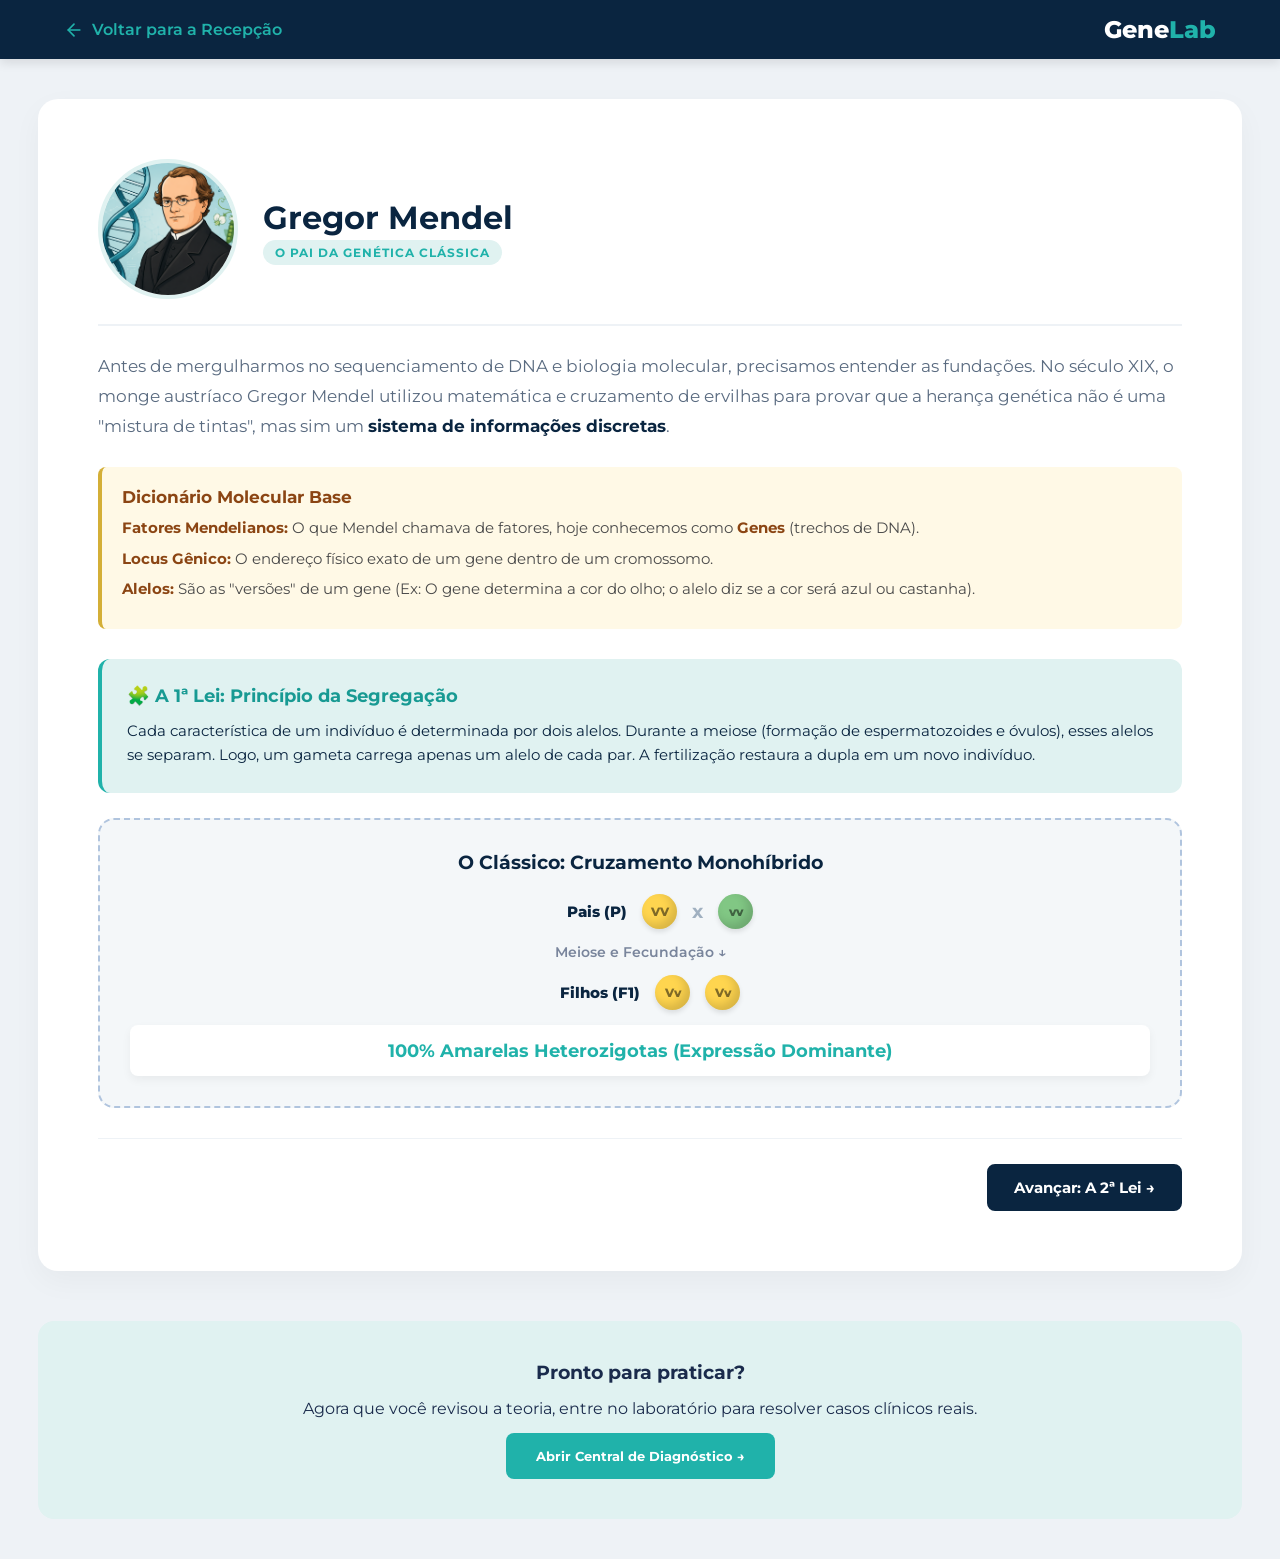
<file: mendel.html>
<!DOCTYPE html>
<html lang="pt-br">
<head>
    <meta charset="UTF-8">
    <meta name="viewport" content="width=device-width, initial-scale=1.0">
    <title>Laboratório Clínico - GeneLab</title>
    <link href="https://fonts.googleapis.com/css2?family=Montserrat:wght@400;500;600;700;800&display=swap" rel="stylesheet">
    
    <style>
        
        /* RESET BÁSICO E PROTEÇÃO DE TOQUE */
* { 
    margin: 0; 
    padding: 0; 
    box-sizing: border-box; 
    font-family: 'Montserrat', sans-serif; 
    -webkit-tap-highlight-color: transparent; 
}

/* TRAVA DE SELEÇÃO DE TEXTO NO BODY */
body { 
    -webkit-user-select: none; 
    -moz-user-select: none; 
    -ms-user-select: none; 
    user-select: none; 
    background-color: #EEF2F6; color: #1A2B4C; display: flex; flex-direction: column; min-height: 100vh; overflow-x: hidden;
}

/* LIBERAÇÃO PARA CAIXAS DE DIGITAÇÃO */
input, select, textarea {
    -webkit-user-select: auto;
    -moz-user-select: auto;
    -ms-user-select: auto;
    user-select: auto;
}
        
        /* NAVBAR */
        .lab-navbar { background-color: #0A2540; padding: 15px 5%; display: flex; justify-content: space-between; align-items: center; color: white; position: sticky; top: 0; z-index: 100; box-shadow: 0 4px 10px rgba(0,0,0,0.1); }
        .btn-voltar { color: #20B2AA; text-decoration: none; font-weight: 600; display: flex; align-items: center; gap: 8px; transition: 0.3s; cursor: pointer; }
        .btn-voltar:hover { color: #FFFFFF; }
        .lab-logo { font-size: 1.5rem; font-weight: 800; }
        .lab-logo span { color: #20B2AA; }

        /* UTILITÁRIO PARA ESCONDER E ANIMAR TELAS */
        .escondido { display: none !important; }
        .fade-in { animation: fadeIn 0.4s ease-in-out; }
        @keyframes fadeIn { from { opacity: 0; transform: translateY(10px); } to { opacity: 1; transform: translateY(0); } }

        /* CONTAINER PRINCIPAL MAIS LARGO */
        .container-app { padding: 40px 3%; max-width: 1500px; margin: 0 auto; width: 100%; flex: 1; }

        /* --- TELA 1: LAYOUT BASE --- */
        .mendel-layout { display: flex; gap: 40px; align-items: flex-start; }
        
        /* ESQUERDA: O NOVO LIVRO EXPANDIDO (Mais largo) */
        .mendel-base { 
            flex: 2.5; /* Aumentado para dominar mais a tela */
            background: #FFFFFF; 
            padding: 60px; /* Mais respiro interno */
            border-radius: 20px; 
            box-shadow: 0 10px 30px rgba(0,0,0,0.04); 
            position: relative; 
            min-height: 850px; 
            display: flex; 
            flex-direction: column; 
        }
        
        /* Textos e Elementos Internos Maiores */
        .texto-teoria { color: #5A6B80; font-size: 1.2rem; line-height: 1.9; margin-bottom: 25px; }
        .texto-destaque { color: #0A2540; font-weight: 700; }
        
        /* Cabeçalho Fixo do Livro */
        .mendel-perfil { display: flex; gap: 25px; align-items: center; margin-bottom: 25px; border-bottom: 2px solid #EEF2F6; padding-bottom: 25px; }
       .mendel-img { width: 140px; height: 140px; border-radius: 50%; object-fit: cover; border: 4px solid #E0F2F1; }
        .mendel-perfil h1 { color: #0A2540; font-size: 2rem; margin-bottom: 5px; }
        .mendel-perfil span { background-color: #E0F2F1; color: #20B2AA; padding: 5px 12px; border-radius: 20px; font-size: 0.75rem; font-weight: 700; letter-spacing: 1px; }
        
        /* Textos e Elementos Internos */
        .texto-teoria { color: #5A6B80; font-size: 1.05rem; line-height: 1.8; margin-bottom: 25px; }
        .texto-destaque { color: #0A2540; font-weight: 700; }
        
        /* Novo Box Didático Técnico */
        .box-tecnico { background: #FFF9E6; border-left: 4px solid #D4AF37; padding: 20px; border-radius: 8px; margin-bottom: 30px; }
        .box-tecnico h4 { color: #8B4513; margin-bottom: 10px; font-size: 1.05rem; }
        .box-tecnico ul { list-style-type: none; }
        .box-tecnico li { color: #4A4A4A; font-size: 0.95rem; margin-bottom: 8px; line-height: 1.5; }
        .box-tecnico li strong { color: #8B4513; }

        /* Experimento Visual */
        .experimento-mendel { background: #F4F7F9; padding: 30px; border-radius: 16px; margin-bottom: 30px; border: 2px dashed #B0C4DE; }
        .experimento-mendel h3 { color: #0A2540; margin-bottom: 20px; text-align: center; font-size: 1.2rem; }
        .geracao { display: flex; align-items: center; justify-content: center; gap: 15px; margin-bottom: 10px; }
        .geracao-label { font-weight: 800; color: #0A2540; width: 100px; text-align: right; font-size: 0.95rem; }
        .ervilha { width: 35px; height: 35px; border-radius: 50%; display: flex; align-items: center; justify-content: center; font-size: 0.75rem; font-weight: 800; color: rgba(0,0,0,0.5); box-shadow: inset -5px -5px 10px rgba(0,0,0,0.15), 0 3px 5px rgba(0,0,0,0.1); }
        .amarela { background-color: #FFD54F; }
        .verde { background-color: #81C784; }
        .ervilha-rugosa { border-radius: 40% 60% 50% 50% / 50% 40% 60% 50%; box-shadow: inset -3px -3px 8px rgba(0,0,0,0.2); }
        .x-math { color: #A0B0C0; font-weight: bold; font-size: 1.2rem; }
        .seta-baixo { text-align: center; color: #79859C; margin: 15px 0; font-weight: 600; font-size: 0.85rem; }
        
        .box-proporcao { background: white; padding: 15px; border-radius: 8px; text-align: center; margin-top: 15px; font-weight: 700; color: #20B2AA; font-size: 1.1rem; box-shadow: 0 4px 10px rgba(0,0,0,0.05); }

        /* Caixas de Lei */
        .lei-box { background: #E0F2F1; padding: 25px; border-radius: 12px; border-left: 4px solid #20B2AA; margin-bottom: 25px; }
        .lei-box h4 { color: #189A93; font-size: 1.15rem; margin-bottom: 12px; display: flex; align-items: center; gap: 10px; }
        .lei-box p { color: #0A2540; line-height: 1.6; font-size: 0.95rem; }

        /* Grid Diferenciações Expandida (Página 3) */
        .diferenciacoes-grid { display: grid; grid-template-columns: 1fr 1fr; gap: 20px; margin-bottom: 20px; }
        .card-dif { background: #F4F7F9; padding: 25px; border-radius: 12px; border: 1px solid #E0E5EC; transition: 0.3s; }
        .card-dif:hover { background: #FFFFFF; box-shadow: 0 10px 20px rgba(0,0,0,0.05); transform: translateY(-3px); border-color: #20B2AA; }
        .card-dif h4 { color: #0A2540; font-size: 1.1rem; margin-bottom: 10px; }
        .card-dif p { color: #5A6B80; font-size: 0.9rem; line-height: 1.6; }

        /* Botões de Navegação (Agora colados no fundo!) */
        .paginacao-teoria { 
            display: flex; 
            justify-content: space-between; 
            align-items: center; 
            margin-top: auto; /* ESSE É O SEGREDO: Empurra os botões para o final da página grande */
            border-top: 1px solid #EEF2F6; 
            padding-top: 25px; 
        }
        .btn-pagina { background: none; border: 2px solid #E0E5EC; color: #5A6B80; padding: 12px 25px; border-radius: 8px; font-weight: 700; font-size: 0.95rem; cursor: pointer; transition: 0.3s; }
        .btn-pagina:hover { background: #EEF2F6; color: #0A2540; border-color: #A0B0C0; }
        .btn-pagina.avancar { background: #0A2540; color: white; border-color: #0A2540; }
        .btn-pagina.avancar:hover { background: #20B2AA; border-color: #20B2AA; }

        /* DIREITA: Sidebar Fixa Inteligente */
        .mendel-sidebar { 
            flex: 1; 
            display: flex; 
            flex-direction: column; 
            gap: 15px; 
            position: sticky; 
            top: 90px; 
            height: fit-content; /* Garante que a barra flutue perfeitamente enquanto a tela rola */
        }
        .sidebar-header { margin-bottom: 10px; }
        .sidebar-header h3 { color: #0A2540; font-size: 1.4rem; margin-bottom: 5px; }
        .sidebar-header p { color: #79859C; font-size: 0.85rem; }

        .card-nivel { background: white; padding: 20px 25px; border-radius: 16px; box-shadow: 0 5px 15px rgba(0,0,0,0.03); border-left: 5px solid #E0E5EC; transition: 0.3s; cursor: pointer; }
        .card-nivel:hover { transform: translateX(5px); box-shadow: 0 10px 25px rgba(0,0,0,0.08); }
        .card-nivel.nivel-1 { border-left-color: #20B2AA; } 
        .card-nivel.nivel-2 { border-left-color: #6A5ACD; } 
        .card-nivel.nivel-3 { border-left-color: #0A2540; }
        
        .badge-nivel { background: #F4F7F9; padding: 4px 10px; border-radius: 15px; font-size: 0.7rem; font-weight: 700; color: #5A6B80; display: inline-block; margin-bottom: 10px; }
        .card-nivel h4 { color: #0A2540; margin-bottom: 5px; font-size: 1.1rem; }
        .card-nivel p { color: #79859C; font-size: 0.8rem; line-height: 1.4; }

        @media (max-width: 900px) {
            .mendel-layout { flex-direction: column; }
            .mendel-sidebar { position: relative; top: 0; }
            .diferenciacoes-grid { grid-template-columns: 1fr; }
        }

        /* --- O RESTANTE DAS TELAS (TEORIA, MISSÃO, DESAFIO E LUPA) --- */
        /* (MANTIVE EXATAMENTE OS MESMOS ESTILOS ANTERIORES PARA O SIMULADOR) */
        .teoria-container { background: white; padding: 40px; border-radius: 20px; box-shadow: 0 10px 30px rgba(0,0,0,0.05); max-width: 900px; margin: 0 auto; }
        .teoria-header { text-align: center; margin-bottom: 30px; border-bottom: 2px solid #EEF2F6; padding-bottom: 20px; }
        .teoria-header h2 { color: #0A2540; font-size: 2rem; margin-bottom: 10px; }
        .teoria-header p { color: #5A6B80; font-size: 1.1rem; }
        .conceitos-grid { display: grid; grid-template-columns: repeat(auto-fit, minmax(300px, 1fr)); gap: 20px; margin-bottom: 30px; }
        .card-conceito { background: #F4F7F9; padding: 25px; border-radius: 12px; border-left: 4px solid #20B2AA; }
        .card-conceito h4 { color: #0A2540; margin-bottom: 10px; font-size: 1.1rem; }
        .card-conceito p { color: #5A6B80; line-height: 1.6; font-size: 0.95rem; }
        .card-recessivo { border-left-color: #E74C3C; }
        .box-resumo { background: #E0F2F1; padding: 20px; border-radius: 12px; margin-bottom: 30px; text-align: center; }
        .box-resumo h4 { color: #20B2AA; margin-bottom: 15px; font-size: 1.1rem; }
        .box-resumo p { color: #0A2540; font-weight: 600; line-height: 1.8; }
        .box-resumo span { background: white; padding: 2px 8px; border-radius: 4px; font-family: monospace; color: #20B2AA; font-size: 1.1rem; }
        .btn-avancar { background-color: #0A2540; color: white; border: none; padding: 15px 30px; border-radius: 8px; font-size: 1.1rem; font-weight: 700; cursor: pointer; display: block; margin: 0 auto; }
        
        .arquivo-clinico { background: #FFF9E6; border: 1px solid #E5D5A4; padding: 40px; border-radius: 8px; position: relative; max-width: 800px; margin: 0 auto; }
        .arquivo-clinico::before { content: 'CONFIDENCIAL'; position: absolute; top: 15px; right: 20px; color: #D4AF37; font-weight: 800; opacity: 0.5; }
        .arquivo-clinico h2 { color: #8B4513; margin-bottom: 20px; font-size: 1.8rem; border-bottom: 2px dashed #E5D5A4; padding-bottom: 10px; }
        .arquivo-clinico p { color: #4A4A4A; font-size: 1.1rem; line-height: 1.8; margin-bottom: 30px; }
        .btn-iniciar { background-color: #E74C3C; color: white; border: none; padding: 15px 30px; border-radius: 30px; font-size: 1.1rem; font-weight: 700; cursor: pointer; display: block; margin: 0 auto; animation: piscar 2s infinite; }
        @keyframes piscar { 0% { box-shadow: 0 0 0 0 rgba(231, 76, 60, 0.4); } 70% { box-shadow: 0 0 0 15px rgba(231, 76, 60, 0); } 100% { box-shadow: 0 0 0 0 rgba(231, 76, 60, 0); } }
        
        .desafio-container { background: white; padding: 40px; border-radius: 20px; text-align: center; max-width: 800px; margin: 0 auto; }
        .punnett-interativo { display: inline-block; border-collapse: collapse; margin-bottom: 30px; }
        .punnett-interativo th, .punnett-interativo td { width: 100px; height: 100px; text-align: center; font-size: 1.5rem; font-weight: 700; }
        .punnett-interativo th { color: #6A5ACD; }
        .punnett-interativo td { border: 3px solid #0A2540; background-color: #F4F7F9; }
        .select-alelo { width: 80%; height: 60%; font-size: 1.2rem; font-weight: 700; color: #0A2540; text-align: center; border: 2px solid #E0E5EC; border-radius: 8px; cursor: pointer; outline: none; }
        .select-alelo.correto { background-color: #E0F2F1; border-color: #20B2AA; color: #20B2AA; }
        .select-alelo.errado { background-color: #FDEDEC; border-color: #E74C3C; color: #E74C3C; }
        .acoes-desafio { display: flex; flex-direction: column; align-items: center; gap: 15px; }
        .btn-verificar { background-color: #0A2540; color: white; border: none; padding: 12px 25px; border-radius: 8px; font-weight: 600; cursor: pointer; }
        .feedback { font-weight: 700; font-size: 1.1rem; }
        .btn-lupa { background-color: #20B2AA; color: white; border: none; padding: 15px 30px; border-radius: 30px; font-size: 1.1rem; font-weight: 700; cursor: pointer; display: flex; align-items: center; gap: 10px; margin-top: 10px; }

        .lupa-container { background: #031326; color: white; padding: 50px; border-radius: 20px; position: relative; overflow: hidden; max-width: 900px; margin: 0 auto; }
        .lupa-container::after { content: ''; position: absolute; top: -50px; right: -50px; width: 300px; height: 300px; background: radial-gradient(circle, rgba(32,178,170,0.2) 0%, rgba(0,0,0,0) 70%); border-radius: 50%; z-index: 0; }
        .lupa-conteudo { position: relative; z-index: 1; }
        .lupa-titulo { display: flex; align-items: center; gap: 15px; margin-bottom: 30px; border-bottom: 1px solid rgba(255,255,255,0.1); padding-bottom: 20px; }
        .icone-lupa { font-size: 2.5rem; }
        .lupa-titulo h2 { color: #20B2AA; font-size: 2rem; }
        .card-alelo { background: rgba(255,255,255,0.05); border: 1px solid rgba(255,255,255,0.1); padding: 20px; border-radius: 12px; margin-bottom: 20px; }
        .card-alelo h3 { color: #FFFFFF; margin-bottom: 10px; display: flex; align-items: center; gap: 10px; }
        .card-alelo p { color: #A0B0C0; line-height: 1.6; font-size: 0.95rem; }
        .alelo-a h3 { color: #20B2AA; } 
        .alelo-azinho h3 { color: #E74C3C; } 
        .conclusao-lupa { background: rgba(32,178,170,0.1); border-left: 4px solid #20B2AA; padding: 20px; border-radius: 0 8px 8px 0; margin: 30px 0; }
        .conclusao-lupa p { color: #FFFFFF; line-height: 1.6; font-size: 1.05rem; font-weight: 500; }
        .btn-concluir { background-color: #FFFFFF; color: #0A2540; border: none; padding: 15px 30px; border-radius: 8px; font-weight: 700; cursor: pointer; }
    </style>
</head>
<body>

    <nav class="lab-navbar">
        <div class="btn-voltar" onclick="voltarParaMenu()">
            <svg width="20" height="20" viewBox="0 0 24 24" fill="none" stroke="currentColor" stroke-width="2" stroke-linecap="round" stroke-linejoin="round"><line x1="19" y1="12" x2="5" y2="12"></line><polyline points="12 19 5 12 12 5"></polyline></svg>
            <span id="textoVoltar">Voltar para a Recepção</span>
        </div>
        <div class="lab-logo">Gene<span style="color: #20B2AA;">Lab</span></div>
    </nav>

    <main class="container-app">

        <!-- TELA BASE: MENDEL E MENU -->
        <div id="tela-niveis" class="mendel-layout fade-in">
            
            <!-- ESQUERDA: O Livro Interativo (AGORA MAIOR E MAIS RICO) -->
            <div class="mendel-base">
                
                <div class="mendel-perfil">
                    <img src="mendel.png" alt="Gregor Mendel" class="mendel-img" onerror="this.src='https://via.placeholder.com/120?text=Mendel'">
                    <div>
                        <h1>Gregor Mendel</h1>
                        <span>O PAI DA GENÉTICA CLÁSSICA</span>
                    </div>
                </div>

                <!-- PÁGINA 1: A Primeira Lei e Vocabulário -->
                <div id="pagina-mendel-1" class="fade-in">
                    <p class="texto-teoria">Antes de mergulharmos no sequenciamento de DNA e biologia molecular, precisamos entender as fundações. No século XIX, o monge austríaco Gregor Mendel utilizou matemática e cruzamento de ervilhas para provar que a herança genética não é uma "mistura de tintas", mas sim um <span class="texto-destaque">sistema de informações discretas</span>.</p>
                    
                    <div class="box-tecnico">
                        <h4>Dicionário Molecular Base</h4>
                        <ul>
                            <li><strong>Fatores Mendelianos:</strong> O que Mendel chamava de fatores, hoje conhecemos como <strong>Genes</strong> (trechos de DNA).</li>
                            <li><strong>Locus Gênico:</strong> O endereço físico exato de um gene dentro de um cromossomo.</li>
                            <li><strong>Alelos:</strong> São as "versões" de um gene (Ex: O gene determina a cor do olho; o alelo diz se a cor será azul ou castanha).</li>
                        </ul>
                    </div>

                    <div class="lei-box">
                        <h4>🧩 A 1ª Lei: Princípio da Segregação</h4>
                        <p>Cada característica de um indivíduo é determinada por dois alelos. Durante a meiose (formação de espermatozoides e óvulos), esses alelos se separam. Logo, um gameta carrega apenas um alelo de cada par. A fertilização restaura a dupla em um novo indivíduo.</p>
                    </div>

                    <div class="experimento-mendel">
                        <h3>O Clássico: Cruzamento Monohíbrido</h3>
                        <div class="geracao">
                            <div class="geracao-label">Pais (P)</div>
                            <div class="ervilha amarela" title="Amarela Pura">VV</div>
                            <div class="x-math">x</div>
                            <div class="ervilha verde" title="Verde Pura">vv</div>
                        </div>
                        <div class="seta-baixo">Meiose e Fecundação ↓</div>
                        <div class="geracao">
                            <div class="geracao-label">Filhos (F1)</div>
                            <div class="ervilha amarela">Vv</div>
                            <div class="ervilha amarela">Vv</div>
                        </div>
                        <div class="box-proporcao">100% Amarelas Heterozigotas (Expressão Dominante)</div>
                    </div>

                    <div class="paginacao-teoria" style="justify-content: flex-end;">
                        <button class="btn-pagina avancar" onclick="mudarPaginaMendel(2)">Avançar: A 2ª Lei &rarr;</button>
                    </div>
                </div>

                <!-- PÁGINA 2: A Segunda Lei -->
                <div id="pagina-mendel-2" class="escondido fade-in">
                    <p class="texto-teoria">Após desvendar a herança de uma única característica, Mendel elevou a complexidade. Ele cruzou ervilhas avaliando dois genes simultaneamente: Cor (Amarela/Verde) e Textura (Lisa/Rugosa).</p>
                    
                    <div class="lei-box">
                        <h4>🔀 A 2ª Lei: Segregação Independente</h4>
                        <p>Mendel concluiu que a segregação do par de alelos para a cor não interfere na segregação do par de alelos para a textura. Eles são distribuídos para os gametas de forma totalmente aleatória e independente (desde que não estejam no mesmo cromossomo).</p>
                    </div>

                    <div class="experimento-mendel">
                        <h3>Cruzamento Dihíbrido (VvRr x VvRr)</h3>
                        <p style="text-align:center; font-size:0.95rem; color:#5A6B80; margin-bottom: 20px;">Ao cruzar a geração F1, a magia estatística acontece. Surgem fenótipos recombinantes que não existiam nos avós!</p>
                        
                        <div class="geracao" style="flex-wrap: wrap; gap: 20px;">
                            <div style="text-align: center;">
                                <div class="ervilha amarela" style="margin: 0 auto 5px;"></div>
                                <span style="font-size: 0.8rem; font-weight: bold; color: #0A2540;">9 Amarelas Lisas</span>
                            </div>
                            <div style="text-align: center;">
                                <div class="ervilha amarela ervilha-rugosa" style="margin: 0 auto 5px;"></div>
                                <span style="font-size: 0.8rem; font-weight: bold; color: #0A2540;">3 Amarelas Rugosas</span>
                            </div>
                            <div style="text-align: center;">
                                <div class="ervilha verde" style="margin: 0 auto 5px;"></div>
                                <span style="font-size: 0.8rem; font-weight: bold; color: #0A2540;">3 Verdes Lisas</span>
                            </div>
                            <div style="text-align: center;">
                                <div class="ervilha verde ervilha-rugosa" style="margin: 0 auto 5px;"></div>
                                <span style="font-size: 0.8rem; font-weight: bold; color: #E74C3C;">1 Verde Rugosa</span>
                            </div>
                        </div>
                        <div class="box-proporcao" style="color: #6A5ACD;">Proporção Fenotípica Clássica: 9 : 3 : 3 : 1</div>
                    </div>

                   <div class="paginacao-teoria">
                        <button class="btn-pagina" onclick="mudarPaginaMendel(1)">&larr; Voltar</button>
                        <button class="btn-pagina avancar" onclick="mudarPaginaMendel(3)">Avançar: Padrões Clássicos &rarr;</button>
                    </div>
                </div>

            <!-- PÁGINA 3: Padrões Clássicos de Herança -->
                <div id="pagina-mendel-3" class="escondido fade-in">
                    <p class="texto-teoria">Na análise de heredogramas e no aconselhamento genético, o primeiro passo é identificar como o gene mutado transita pelas gerações. Devemos definir se o locus gênico está em um autossomo (cromossomos 1 ao 22) ou em um cromossomo sexual (X ou Y), e qual a "força" desse alelo.</p>
                    
                    <div class="diferenciacoes-grid">
                        
                        <!-- Autossômica Dominante -->
                        <div class="card-dif" style="border-left-color: #E74C3C;">
                            <h4>🔴 Herança Autossômica Dominante</h4>
                            <p>Basta <strong>um único alelo mutado</strong> (A_) para a doença se manifestar. Não há portadores assintomáticos. Apresenta um padrão de "herança vertical" nos heredogramas (aparece em todas as gerações, sem pular). Homens e mulheres são afetados em proporções exatas.<br>
                            <strong>Exemplo Clínico:</strong> Doença de Huntington, Acondroplasia (nanismo), Neurofibromatose tipo 1.</p>
                        </div>

                        <!-- Autossômica Recessiva -->
                        <div class="card-dif" style="border-left-color: #3498DB;">
                            <h4>🔵 Herança Autossômica Recessiva</h4>
                            <p>A doença só se manifesta se o indivíduo herdar <strong>dois alelos mutados</strong> (aa). Indivíduos heterozigotos (Aa) são considerados portadores saudáveis. Apresenta "herança horizontal" (pode pular gerações e aparecer subitamente). A consanguinidade aumenta drasticamente o risco.<br>
                            <strong>Exemplo Clínico:</strong> Fibrose Cística, Anemia Falciforme, Albinismo Oculocutâneo, Fenilcetonúria (PKU).</p>
                        </div>

                        <!-- Ligada ao X Recessiva -->
                        <div class="card-dif" style="border-left-color: #9B59B6;">
                            <h4>🟣 Herança Ligada ao X Recessiva</h4>
                            <p>A mutação ocorre no cromossomo X. Como os homens possuem apenas um X (são <em>hemizigotos</em>: XY), se herdarem o X mutado da mãe, obrigatoriamente terão a doença. Mulheres (XX) precisam de dois alelos mutados para adoecer. <strong>Atenção ao heredograma:</strong> Pais afetados NUNCA transmitem a doença para os filhos homens (pois passam o Y para eles).<br>
                            <strong>Exemplo Clínico:</strong> Hemofilia A e B, Daltonismo, Distrofia Muscular de Duchenne.</p>
                        </div>

                        <!-- Ligada ao X Dominante -->
                        <div class="card-dif" style="border-left-color: #F1C40F;">
                            <h4>🟡 Herança Ligada ao X Dominante</h4>
                            <p>Um padrão muito mais raro. Basta um X mutado para a patologia aparecer, tanto em homens (XY) quanto em mulheres (XX). A regra de ouro diagnóstica: <strong>Um homem afetado passará a doença para 100% de suas filhas mulheres</strong>, mas para 0% de seus filhos homens.<br>
                            <strong>Exemplo Clínico:</strong> Raquitismo Hipofosfatêmico (resistente à vitamina D), Síndrome de Rett (frequentemente letal em fetos masculinos).</p>
                        </div>

                        <!-- Ligada ao Y -->
                        <div class="card-dif" style="border-left-color: #2ECC71;">
                            <h4>🟢 Herança Ligada ao Y (Holândrica)</h4>
                            <p>Ocorre exclusivamente no cromossomo Y. Portanto, <strong>afeta estritamente homens</strong>. Um pai portador do traço transmite a característica para 100% de seus filhos homens, formando uma linhagem direta, vertical e ininterrupta exclusivamente masculina.<br>
                            <strong>Exemplo Clínico:</strong> Mutações no gene <em>SRY</em> (envolvido na diferenciação testicular) e algumas formas genéticas de infertilidade masculina (microdeleções do cromossomo Y).</p>
                        </div>

                    </div>

                    <div class="paginacao-teoria" style="display: flex; justify-content: space-between; gap: 15px;">
                        <button class="btn-pagina" style="flex: 1;" onclick="mudarPaginaMendel(2)">&larr; Voltar para 2ª Lei</button>
                        <button class="btn-pagina avancar" style="flex: 1;" onclick="mudarPaginaMendel(4)">Extensões Clínicas &rarr;</button>
                    </div>
                </div>

             <!-- PÁGINA 4: Extensões e Exceções às Leis de Mendel -->
                <div id="pagina-mendel-4" class="escondido fade-in">
                    <p class="texto-teoria">As proporções perfeitas (como 3:1) observadas por Mendel baseavam-se em duas premissas matemáticas estritas: um gene possuía apenas dois alelos possíveis, e um deles era completamente dominante sobre o outro. No entanto, na biomedicina e na genética clínica, sabemos que a expressão fenotípica muitas vezes foge desse binarismo. A relação entre os alelos e a produção de proteínas pode gerar <strong>extensões ao modelo mendeliano clássico</strong>.</p>
                    
                    <div class="diferenciacoes-grid">
                        
                        <div class="card-dif" style="border-left-color: #0A2540;">
                            <h4> A Regra Clássica: Dominância Completa</h4>
                            <p>Ocorre quando o fenótipo do heterozigoto (Aa) é indistinguível do homozigoto dominante (AA). Em nível molecular, isso geralmente significa que apenas um alelo funcional (A) produz enzima ou proteína suficiente para expressar a característica de forma total (fenômeno conhecido como <em>haplossuficiência</em>). O alelo mutado ou inativo (a) é mascarado.</p>
                        </div>

                        <div class="card-dif" style="border-left-color: #20B2AA;">
                            <h4> Dominância Incompleta (Ausência de Dominância)</h4>
                            <p>Neste cenário, o heterozigoto apresenta um fenótipo <strong>intermediário</strong>, uma "mistura" entre as duas características homozigóticas. Isso ocorre porque o único alelo funcional presente não produz proteína suficiente para atingir o fenótipo máximo.<br>
                            <strong>Exemplo:</strong> Flores maravilha (Cruzamento de flor Vermelha com Branca gera uma flor Rosa). Na patologia humana, hipercolesterolemia familiar (onde indivíduos heterozigotos têm níveis de colesterol altos, mas homozigotos afetados têm níveis severos e potencialmente fatais na infância).</p>
                        </div>

                        <div class="card-dif" style="border-left-color: #6A5ACD;">
                            <h4> Codominância</h4>
                            <p>Ao contrário da dominância incompleta (que mistura), na codominância <strong>ambos os alelos se expressam total e simultaneamente</strong> no heterozigoto, sem se fundir. Nenhum alelo é recessivo ou inativo.<br>
                            <strong>Exemplo Clínico:</strong> O sistema sanguíneo MN ou o tipo sanguíneo AB. Um indivíduo com alelos para o tipo A e tipo B produzirá as duas glicoproteínas (antígenos A e B) na membrana de suas hemácias de forma independente.</p>
                        </div>

                        <div class="card-dif" style="border-left-color: #E74C3C;">
                            <h4> Alelos Múltiplos (Polialelia)</h4>
                            <p>Mendel estudou características com apenas duas variações (Ex: amarelo ou verde). Porém, em uma população, um mesmo locus gênico pode sofrer diversas mutações ao longo do tempo evolutivo, criando <strong>três ou mais alelos possíveis</strong> para um único gene (embora um indivíduo diploide só possa carregar dois por vez).<br>
                            <strong>Exemplo Clínico:</strong> O Sistema ABO. O gene <em>I</em> possui três alelos principais na população: <strong>Iᴬ</strong>, <strong>Iᴮ</strong> e <strong>i</strong>. Essa diversidade interage criando cenários onde a codominância (IᴬIᴮ) e a dominância clássica (Iᴬi) ocorrem simultaneamente dentro do mesmo sistema.</p>
                        </div>

                    </div>

                    <div class="paginacao-teoria" style="display: flex; justify-content: flex-start; gap: 15px;">
                        <button class="btn-pagina" onclick="mudarPaginaMendel(3)">&larr; Voltar para Padrões Clássicos</button>
                    </div>
                </div>
                </div>

            </div>

                <!-- Adicione isso no final do arquivo mendel.html -->
<div style="text-align: center; margin-top: 50px; padding: 40px; background: #E0F2F1; border-radius: 16px;">
    <h3>Pronto para praticar?</h3>
    <p style="margin: 15px 0;">Agora que você revisou a teoria, entre no laboratório para resolver casos clínicos reais.</p>
    <button onclick="window.location.href='diagnostico.html'" style="background: #20B2AA; color: white; padding: 15px 30px; border: none; border-radius: 8px; font-weight: 700; cursor: pointer;">
        Abrir Central de Diagnóstico &rarr;
    </button>
</div>
            </div>
        </div>

        <!-- TELAS DO CASO 1 (MANTIDAS INTACTAS) -->
        <div id="tela-teoria" class="teoria-container escondido fade-in">
            <div class="teoria-header">
                <h2>O Jogo da Dominância</h2>
                <p>O nível mais fundamental da herança genética. Entenda o vocabulário antes de investigar o paciente.</p>
            </div>
            <div class="conceitos-grid">
                <div class="card-conceito">
                    <h4>🅰️ Alelo Dominante (A)</h4>
                    <p>Basta apenas <strong>uma cópia</strong> (Aa) para que ele dite as regras na célula. Ele mascara o recessivo.</p>
                </div>
                <div class="card-conceito card-recessivo">
                    <h4>🅱️ Alelo Recessivo (a)</h4>
                    <p>Para a característica aparecer, o paciente precisa herdar <strong>duas cópias</strong> idênticas mutadas (aa).</p>
                </div>
            </div>
            <div class="box-resumo">
                <h4>O Dicionário dos Genótipos</h4>
                <p>
                    <span>AA</span> Homozigoto Dominante<br>
                    <span>Aa</span> Heterozigoto (Portador)<br>
                    <span style="color: #E74C3C;">aa</span> Homozigoto Recessivo
                </p>
            </div>
            <button class="btn-avancar" onclick="irParaCasoClinico()">Vamos ao Caso Clínico 🩺</button>
        </div>

        <div id="tela-missao" class="arquivo-clinico escondido fade-in">
            <h2>Arquivo Clínico #01 - O Mistério da Pigmentação</h2>
            <p>"Você recebeu o caso de um casal na clínica. Ambos têm pigmentação normal, mas acabaram de ter um bebê com albinismo (OCA1). Eles perguntam: <strong>'Como isso é possível se nós somos normais?'</strong>"</p>
            <button class="btn-iniciar" onclick="iniciarDesafio()">Iniciar Investigação</button>
        </div>

        <div id="tela-desafio" class="desafio-container escondido fade-in">
            <h2>O Desafio Genético</h2>
            <p>Preencha o quadro sabendo que ambos os pais são heterozigotos portadores (Aa).</p>
            <table class="punnett-interativo">
                <tr><th></th><th>A</th><th>a</th></tr>
                <tr><th>A</th>
                    <td><select id="cel1" class="select-alelo"><option value="">?</option><option value="AA">AA</option><option value="Aa">Aa</option><option value="aA">aA</option><option value="aa">aa</option></select></td>
                    <td><select id="cel2" class="select-alelo"><option value="">?</option><option value="AA">AA</option><option value="Aa">Aa</option><option value="aA">aA</option><option value="aa">aa</option></select></td>
                </tr>
                <tr><th>a</th>
                    <td><select id="cel3" class="select-alelo"><option value="">?</option><option value="AA">AA</option><option value="Aa">Aa</option><option value="aA">aA</option><option value="aa">aa</option></select></td>
                    <td><select id="cel4" class="select-alelo"><option value="">?</option><option value="AA">AA</option><option value="Aa">Aa</option><option value="aA">aA</option><option value="aa">aa</option></select></td>
                </tr>
            </table>
            <div class="acoes-desafio">
                <button class="btn-verificar" onclick="verificarRespostas()">Verificar Respostas</button>
                <div id="msgDesafio" class="feedback escondido"></div>
                <button id="btnIrLupa" class="btn-lupa escondido" onclick="abrirLupa()">🔍 Lupa Molecular</button>
            </div>
        </div>

        <div id="tela-lupa" class="lupa-container escondido fade-in">
            <div class="lupa-conteudo">
                <div class="lupa-titulo"><span class="icone-lupa">🔍</span><h2>O "Porquê" Molecular</h2></div>
                <div class="card-alelo alelo-a"><h3>O Alelo 'A' (Funcional)</h3><p>Produz a enzima tirosinase perfeitamente. Ela fabrica o pigmento melanina.</p></div>
                <div class="card-alelo alelo-azinho"><h3>O Alelo 'a' (Mutado)</h3><p>Sofreu uma mutação. Produz uma enzima inativa que não fabrica melanina.</p></div>
                <div class="conclusao-lupa"><p><strong>A Sacada:</strong> Por que os pais são normais? Ter apenas UM alelo funcional (Aa) é suficiente para o corpo produzir enzima. O bebê herdou as duas cópias quebradas (aa), ficando com zero pigmento.</p></div>
                <button class="btn-concluir" onclick="concluirNivel()">✓ Concluir Módulo 1</button>
            </div>
        </div>

    </main>

    <script>
        function mudarPaginaMendel(paginaDestino) {
            // Agora escondemos as QUATRO páginas antes de abrir a nova
            document.getElementById('pagina-mendel-1').classList.add('escondido');
            document.getElementById('pagina-mendel-2').classList.add('escondido');
            document.getElementById('pagina-mendel-3').classList.add('escondido');
            document.getElementById('pagina-mendel-4').classList.add('escondido'); // <-- A linha salvadora!
            
            document.getElementById('pagina-mendel-' + paginaDestino).classList.remove('escondido');
            // Joga o usuário para o topo da área branca suavemente ao mudar de página
            window.scrollTo({ top: 0, behavior: 'smooth' });
        }

        const telaNiveis = document.getElementById('tela-niveis');
        const telaTeoria = document.getElementById('tela-teoria');
        const telaMissao = document.getElementById('tela-missao');
        const telaDesafio = document.getElementById('tela-desafio');
        const telaLupa = document.getElementById('tela-lupa');
        const textoVoltar = document.getElementById('textoVoltar');

        function esconderTudo() {
            telaNiveis.classList.add('escondido');
            telaTeoria.classList.add('escondido');
            telaMissao.classList.add('escondido');
            telaDesafio.classList.add('escondido');
            telaLupa.classList.add('escondido');
        }

        function abrirNivel(nivel) {
            if(nivel === 1) {
                esconderTudo();
                telaTeoria.classList.remove('escondido');
                textoVoltar.innerText = "Voltar ao Laboratório";
                window.scrollTo({ top: 0, behavior: 'smooth' });
            } else {
                alert('Módulo 0' + nivel + ' acessado! Vamos estruturar este caso clínico a seguir.');
            }
        }

        function irParaCasoClinico() { esconderTudo(); telaMissao.classList.remove('escondido'); window.scrollTo({ top: 0, behavior: 'smooth' }); }
        function iniciarDesafio() { esconderTudo(); telaDesafio.classList.remove('escondido'); window.scrollTo({ top: 0, behavior: 'smooth' }); }
        
       function verificarRespostas() {
            const c1 = document.getElementById('cel1'); const c2 = document.getElementById('cel2');
            const c3 = document.getElementById('cel3'); const c4 = document.getElementById('cel4');
            const msg = document.getElementById('msgDesafio'); const btnLupa = document.getElementById('btnIrLupa');
            let corretos = 0;

            if(c1.value === 'AA') { c1.className = 'select-alelo correto'; corretos++; } else { c1.className = 'select-alelo errado'; }
            if(c2.value === 'Aa' || c2.value === 'aA') { c2.className = 'select-alelo correto'; corretos++; } else { c2.className = 'select-alelo errado'; }
            if(c3.value === 'Aa' || c3.value === 'aA') { c3.className = 'select-alelo correto'; corretos++; } else { c3.className = 'select-alelo errado'; }
            if(c4.value === 'aa') { c4.className = 'select-alelo correto'; corretos++; } else { c4.className = 'select-alelo errado'; }

            msg.classList.remove('escondido');
            
            // 👇 GATILHOS DE ACERTO E ERRO DO MENDEL AQUI 👇
            if(corretos === 4) {
                msg.innerHTML = "<span style='color: #20B2AA;'>Excelente! A probabilidade do bebê (aa) é de 25%.</span>";
                btnLupa.classList.remove('escondido');
                registrarConclusaoSilenciosa("Mendel: Desafio do Albinismo", "Acertou ✅");
            } else {
                msg.innerHTML = "<span style='color: #E74C3C;'>Ainda há erros no quadro. Corrija as células em vermelho!</span>";
                btnLupa.classList.add('escondido');
                registrarConclusaoSilenciosa("Mendel: Desafio do Albinismo", "Errou ❌");
            }
        }

        function abrirLupa() { esconderTudo(); telaLupa.classList.remove('escondido'); window.scrollTo({ top: 0, behavior: 'smooth' }); }
        
        function concluirNivel() { 
            // GATILHO INVISÍVEL
            if (typeof registrarConclusaoSilenciosa === "function") {
                registrarConclusaoSilenciosa("Mendel: Desafio do Albinismo");
            }
            voltarParaMenu(); 
        }

        function voltarParaMenu() {
            if(!telaNiveis.classList.contains('escondido')) {
                window.location.href = 'index.html'; 
            } else {
                esconderTudo();
                telaNiveis.classList.remove('escondido'); 
                textoVoltar.innerText = "Voltar para a Recepção";
                
                document.querySelectorAll('.select-alelo').forEach(s => { s.value = ''; s.className = 'select-alelo'; });
                document.getElementById('msgDesafio').classList.add('escondido');
                document.getElementById('btnIrLupa').classList.add('escondido');
                
                mudarPaginaMendel(1);
                window.scrollTo({ top: 0, behavior: 'smooth' });
            }
        }
    </script>

    <!-- RASTREADOR INVISÍVEL COM STATUS DE ACERTO/ERRO -->
    <script>
        function registrarConclusaoSilenciosa(nomeDaAtividade, statusDaTentativa) {
            const nome = localStorage.getItem('genelab_nome') || 'Aluno Desconhecido';
            const matricula = localStorage.getItem('genelab_matricula') || 'Sem Matrícula';

            const urlDaPlanilha = "https://script.google.com/macros/s/AKfycbxStMWXUNEYWxU-_3FgvSKBGqQ8suRUDjAqkGJtNngI1NZ0d-X7_Dzjyq7zmwWQMTOy/exec";

            fetch(urlDaPlanilha, {
                method: 'POST',
                body: JSON.stringify({ 
                    nome: nome, 
                    matricula: matricula, 
                    modulo: nomeDaAtividade,
                    status: statusDaTentativa // Captura se foi Acerto ou Erro
                }),
                headers: { 'Content-Type': 'text/plain;charset=utf-8' } 
            }).then(response => {
                console.log("Rastreado: " + nomeDaAtividade + " | " + statusDaTentativa);
            }).catch(error => {
                console.error("Erro no rastreador:", error);
            });
        }
    </script>
</body>
</html>
</file>
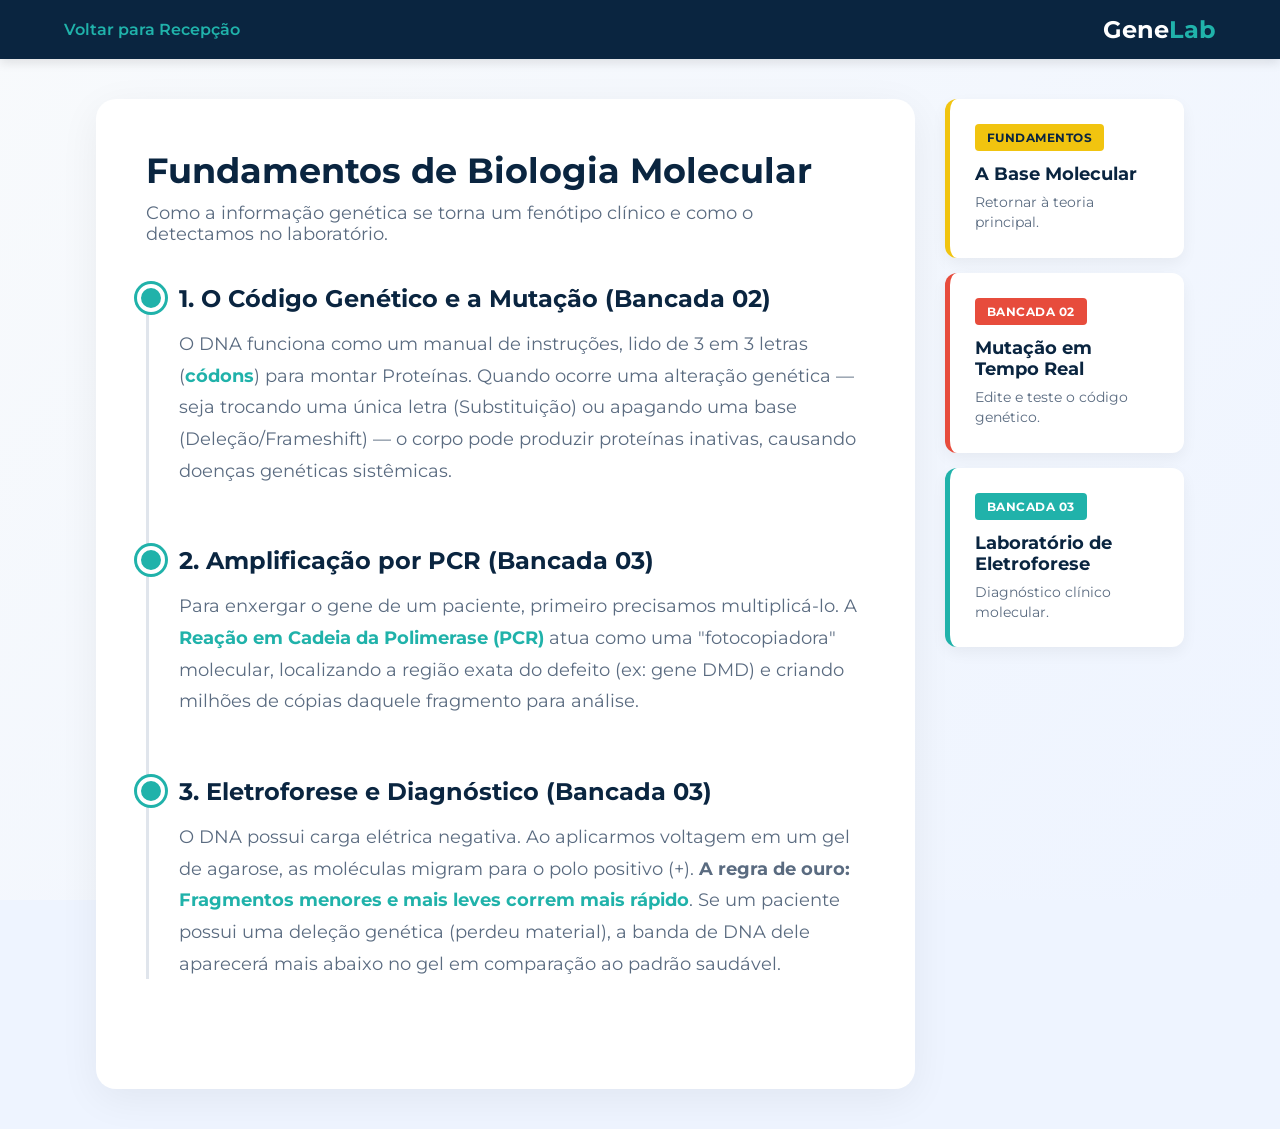
<file: molecular.html>
<!DOCTYPE html>
<html lang="pt-br">
<head>
    <meta charset="UTF-8">
    <meta name="viewport" content="width=device-width, initial-scale=1.0, maximum-scale=1.0, minimum-scale=1.0, user-scalable=no">
    <title>Mundo Molecular | GeneLab</title>
    <link href="https://fonts.googleapis.com/css2?family=Montserrat:wght@400;500;600;700;800&display=swap" rel="stylesheet">
    <style>
        /* =========================================
           ESTILOS BASE E SCALA GLOBAL 
           ========================================= */
        * { 
            margin: 0; padding: 0; box-sizing: border-box; font-family: 'Montserrat', sans-serif; 
            -webkit-tap-highlight-color: transparent; 
        }
        
        html, body { 
            max-width: 100vw; 
            overflow-x: hidden; 
        }

        html { font-size: 16px; height: 100%; background-color: #EEF4FF; }
        
        body { 
            background: linear-gradient(135deg, #F8FAFC, #EEF4FF) no-repeat center center fixed; 
            background-size: cover;
            color: #1A2B4C; 
            display: flex; 
            flex-direction: column; 
            min-height: 100vh; 
            -webkit-user-select: none; 
            -moz-user-select: none; 
            -ms-user-select: none; 
            user-select: none; 
        }
        
        input, select {
            -webkit-user-select: auto;
            -moz-user-select: auto;
            -ms-user-select: auto;
            user-select: auto;
        }

        body.modal-aberto { overflow: hidden; } 
        
        .lab-navbar { background-color: #0A2540; padding: 15px 5%; display: flex; justify-content: space-between; align-items: center; color: white; position: sticky; top: 0; z-index: 100; box-shadow: 0 4px 10px rgba(0,0,0,0.1); }
        .btn-voltar { color: #20B2AA; text-decoration: none; font-weight: 600; display: flex; align-items: center; gap: 8px; transition: 0.3s; cursor: pointer; }
        .btn-voltar:hover { color: #FFFFFF; }
        .lab-logo { font-size: 1.5rem; font-weight: 800; }
        .lab-logo span { color: #20B2AA; }

        .container-app { padding: 40px 5%; max-width: 1600px; width: 95%; margin: 0 auto; display: flex; gap: 30px; align-items: flex-start; }

        /* =========================================
           PAINEL DIDÁTICO E SIDEBAR
           ========================================= */
        .molecular-base { flex: 3; min-width: 0; max-width: 100%; background: #FFFFFF; padding: 50px; border-radius: 20px; box-shadow: 0 10px 40px rgba(0,0,0,0.06); min-height: 800px; position: relative; }
        
        .molecular-sidebar { flex: 1; min-width: 0; max-width: 100%; position: sticky; top: 90px; display: flex; flex-direction: column; gap: 15px; }

        @media (max-width: 1024px) {
            html { font-size: 14px; } 
            .container-app { flex-direction: column-reverse; flex-wrap: wrap; padding: 30px 4%; gap: 20px; width: 100%; }
            .molecular-base { padding: 30px 20px; width: 100%; flex: none; }
            .molecular-sidebar { width: 100%; flex: none; position: relative; top: 0; display: grid; grid-template-columns: 1fr 1fr; gap: 15px; }
        }
        
        /* =========================================
           AJUSTES PARA MOBILE (TELA PEQUENA)
           ========================================= */
        @media (max-width: 600px) {
            html { font-size: 12px; } 
            .molecular-sidebar { grid-template-columns: 1fr; }
            .molecular-base { padding: 25px 15px; border-radius: 12px; }
            
            /* Resolve o estouro de tela (Grid Blowout) */
            .grid-bancada > div { min-width: 0; max-width: 100%; }
            .gel-wrapper { max-width: 100%; overflow-x: auto; }
            
            /* Ajusta as abas para caberem lado a lado */
            .tab-btn { min-width: 0; flex: 1; padding: 12px 2px; font-size: 0.75rem; }
            .tabs-content { padding: 15px; }
            .paciente-banner { padding: 15px; }
            
            /* Ajusta a Máquina de PCR para não cortar o texto */
            .maquina-pcr { flex-direction: column; }
            .visor-pcr { min-width: 100%; font-size: 0.95rem; }
            #btn-pcr { width: 100%; }
            #btn-correr-gel { width: 100%; margin-top: 10px; }
            
            /* Reduz a largura mínima do Transiluminador (temos menos pistas agora) */
            .transiluminador { min-width: 500px; }
        }

        .dogma-flow { position: relative; padding-left: 30px; border-left: 3px solid #E0E5EC; }
        .dogma-step { margin-bottom: 60px; position: relative; }
        .dogma-step::before { content: ''; position: absolute; left: -42px; top: 0; width: 20px; height: 20px; background: #20B2AA; border-radius: 50%; border: 4px solid #FFFFFF; box-shadow: 0 0 0 3px #20B2AA; }
        .dogma-step h2 { color: #0A2540; margin-bottom: 15px; }
        .texto-didatico { color: #5A6B80; line-height: 1.8; font-size: 1.1rem; margin-bottom: 15px; }
        .highlight { color: #20B2AA; font-weight: 700; }

        .card-modulo { background: #FFFFFF; padding: 25px; border-radius: 12px; border-left: 5px solid #0A2540; box-shadow: 0 6px 15px rgba(0,0,0,0.05); cursor: pointer; transition: 0.3s; }
        .card-modulo:hover { transform: translateY(-3px); box-shadow: 0 12px 20px rgba(0,0,0,0.1); border-left-color: #20B2AA; }
        .badge-mod { font-size: 0.75rem; background: #0A2540; color: white; padding: 6px 12px; border-radius: 4px; display: inline-block; margin-bottom: 12px; font-weight: bold; text-transform: uppercase; letter-spacing: 0.5px; }
        .card-modulo h4 { color: #0A2540; margin-bottom: 8px; font-size: 1.1rem; }
        .card-modulo p { font-size: 0.85rem; color: #5A6B80; line-height: 1.5; }
        
        .escondido { display: none !important; }

        /* =========================================
           BANCADA 02: MUTATION EDITOR E ENSAIO
           ========================================= */
        .painel-missao { background: #E8F8F5; border: 2px solid #20B2AA; border-radius: 12px; padding: 25px; margin-bottom: 25px; display: flex; flex-direction: column; gap: 10px; }
        .painel-missao-header { display: flex; align-items: center; gap: 12px; color: #0A2540; font-weight: 800; font-size: 1.15rem; }
        .painel-missao-badge { background: #20B2AA; color: white; padding: 6px 14px; border-radius: 20px; font-size: 0.8rem; font-weight: bold; text-transform: uppercase; letter-spacing: 0.5px; }
        .painel-missao p { color: #17A589; font-size: 1rem; line-height: 1.6; font-weight: 500; }
        
        .missao-concluida-msg { display: none; background: #E0E5EC; color: #1A2B4C; border: 1px solid transparent; padding: 12px; border-radius: 8px; font-weight: bold; text-align: center; margin-top: 15px; font-size: 1rem; animation: fadeIn 0.5s; }

        .dna-editor-box { background: #F8F9FA; padding: 35px; border-radius: 12px; border: 2px solid #E0E5EC; margin-bottom: 25px; width: 100%; min-width: 0; max-width: 100%; }
        @media (max-width: 768px) { .dna-editor-box { padding: 20px; } }

        .controle-modo { display: flex; align-items: center; justify-content: center; gap: 20px; background: #FFFFFF; padding: 15px; border-radius: 8px; border: 1px solid #CBD3DD; margin-bottom: 25px; flex-wrap: wrap; }
        .controle-modo label { font-weight: 600; color: #0A2540; cursor: pointer; display: flex; align-items: center; gap: 8px; font-size: 1rem; }
        .controle-modo input[type="radio"] { cursor: pointer; width: 18px; height: 18px; accent-color: #20B2AA; }

        .seq-title { color: #0A2540; font-size: 1.05rem; font-weight: bold; margin-bottom: 5px; display: flex; align-items: center; justify-content: space-between; }
        .seq-desc { font-size: 0.9rem; color: #5A6B80; margin-bottom: 5px; font-weight: normal; line-height: 1.5; }
        
        .scroll-container { 
            width: 100%; 
            max-width: 100%; 
            overflow-x: auto; 
            margin-bottom: 20px; 
            border-radius: 8px; 
            background: white; 
            -webkit-overflow-scrolling: touch; 
        }
        
        .dna-sequence { font-family: monospace; font-size: 1.7rem; color: #0A2540; padding: 15px 12px; border: 1px solid #ddd; border-radius: 8px; display: flex; gap: 6px; justify-content: flex-start; width: max-content; min-width: 100%; box-shadow: inset 0 2px 5px rgba(0,0,0,0.02); }
        
        .nucleotide { flex-shrink: 0; cursor: pointer; padding: 5px 10px; border-radius: 6px; transition: 0.2s; border: 2px solid transparent; font-weight: bold; }
        .nucleotide:hover { background: #20B2AA; color: white; border-color: #178983; transform: scale(1.1); box-shadow: 0 4px 8px rgba(32, 178, 170, 0.3); }
        .nucleotide.modo-del:hover { background: #E74C3C; border-color: #C0392B; box-shadow: 0 4px 8px rgba(231, 76, 60, 0.3); }

        @keyframes piscarMutacao {
            0% { background: #2ECC71; color: white; border-color: #27AE60; transform: scale(1.15); box-shadow: 0 4px 10px rgba(46, 204, 113, 0.4); }
            100% { background: transparent; color: #0A2540; border-color: transparent; transform: scale(1); box-shadow: none; }
        }
        .flash-verde { animation: piscarMutacao 0.5s ease-out; }

        .rna-nucleotide { flex-shrink: 0; padding: 5px 10px; color: #17A589; font-weight: bold; border: 2px solid transparent; }
        
        .scroll-container-prot { 
            width: 100%; 
            max-width: 100%; 
            overflow-x: auto; 
            margin-bottom: 25px; 
            border-radius: 8px; 
            background: transparent; 
            -webkit-overflow-scrolling: touch; 
        }
        .protein-output { display: flex; gap: 6px; justify-content: flex-start; transition: 0.3s; width: max-content; min-width: 100%; padding: 10px 10px 45px 10px; margin-top: -5px; }
        
        .aa-card { flex-shrink: 0; position: relative; background: #0A2540; color: white; padding: 12px 0; width: 110px; text-align: center; border-radius: 6px; font-weight: bold; font-family: monospace; font-size: 1.1rem; cursor: help; border-bottom: 4px solid #20B2AA; transition: 0.3s; }
        
        .aa-card:hover::after { content: attr(data-fullname); position: absolute; top: 130%; bottom: auto; left: 50%; transform: translateX(-50%); background: #1A2B4C; color: #20B2AA; padding: 8px 16px; border-radius: 6px; font-size: 0.9rem; font-family: 'Montserrat', sans-serif; white-space: nowrap; box-shadow: 0 6px 12px rgba(0,0,0,0.25); pointer-events: none; z-index: 10; font-weight: 600; letter-spacing: 0.5px; }
        .aa-card:first-child:hover::after { left: 0; transform: translateX(0); }
        .aa-card:last-child:hover::after { left: auto; right: 0; transform: translateX(0); }

        .stop-codon { background: #E74C3C; border-bottom-color: #C0392B; }
        .stop-codon:hover::after { color: #FFDADA; }
        .incomplete-codon { background: #E0E5EC; color: #5A6B80; border-bottom-color: #CBD3DD; cursor: not-allowed; }
        .incomplete-codon:hover::after { color: #FFFFFF; }

        .botoes-acao-lab { display: flex; gap: 15px; margin-top: 10px; flex-wrap: wrap; width: 100%; }
        .btn-testar-funcao { flex: 2; min-width: 250px; padding: 18px; font-size: 1.1rem; font-weight: bold; background: #0A2540; color: white; border: none; border-radius: 8px; cursor: pointer; transition: 0.3s; display: flex; justify-content: center; align-items: center; gap: 10px; box-shadow: 0 4px 10px rgba(10, 37, 64, 0.2); }
        .btn-testar-funcao:hover { background: #133a61; transform: translateY(-2px); box-shadow: 0 6px 15px rgba(10, 37, 64, 0.3); }
        .btn-restaurar { flex: 1; min-width: 180px; padding: 18px; font-size: 1rem; font-weight: bold; background: #E0E5EC; color: #5A6B80; border: none; border-radius: 8px; cursor: pointer; transition: 0.3s; }
        .btn-restaurar:hover { background: #CBD3DD; color: #0A2540; }
        
        .resultado-ensaio { margin-top: 20px; padding: 25px; border-radius: 8px; font-size: 1rem; line-height: 1.6; font-weight: 500; animation: fadeIn 0.4s; }
        
        .cascata-doenca { margin-top: 15px; padding: 15px; background: rgba(0,0,0,0.05); border-radius: 6px; font-size: 0.9rem; line-height: 1.6; color: #1A2B4C; border-left: 4px solid rgba(0,0,0,0.1); }
        .cascata-doenca b { color: #0A2540; display: block; margin-bottom: 5px; font-size: 1rem; }

        /* =========================================
           ENCICLOPÉDIA E GENE INFO
           ========================================= */
        .modal-overlay { display: none; position: fixed; top: 0; left: 0; width: 100%; height: 100%; background: rgba(10, 37, 64, 0.85); z-index: 1000; align-items: center; justify-content: center; backdrop-filter: blur(5px); padding: 15px; }
        .modal-content { background: white; padding: 40px; border-radius: 16px; width: 100%; max-width: 1000px; max-height: 90vh; overflow-y: auto; position: relative; box-shadow: 0 25px 50px rgba(0,0,0,0.3); }
        
        .modal-content-small { max-width: 600px; text-align: center; padding: 40px 30px; }
        .modal-content-small h2 { color: #20B2AA; margin-bottom: 15px; font-size: 1.6rem; }
        .modal-content-small p { color: #5A6B80; line-height: 1.7; font-size: 1.05rem; }
        
        .btn-fechar-modal { position: absolute; top: 15px; right: 20px; background: none; border: none; font-size: 2.5rem; cursor: pointer; color: #5A6B80; transition: 0.2s; line-height: 1; }
        .btn-fechar-modal:hover { color: #E74C3C; }
        .btn-fechar-modal-central { margin-top: 25px; padding: 12px 30px; background: #0A2540; color: white; border: none; border-radius: 8px; font-weight: bold; cursor: pointer; font-size: 1rem; transition: 0.3s; }
        .btn-fechar-modal-central:hover { background: #1A2B4C; transform: translateY(-2px); box-shadow: 0 4px 10px rgba(0,0,0,0.2); }
        
        .tabela-codons-grid { display: grid; grid-template-columns: repeat(auto-fill, minmax(220px, 1fr)); gap: 15px; margin-top: 25px; }
        
        .aa-group-card { background: #F8F9FA; border: 1px solid #E0E5EC; border-radius: 8px; overflow: hidden; box-shadow: 0 2px 5px rgba(0,0,0,0.02); }
        .aa-group-header { background: #0A2540; color: white; padding: 10px 15px; font-weight: bold; font-size: 1rem; display: flex; justify-content: space-between; }
        .aa-group-body { padding: 15px; display: flex; flex-wrap: wrap; gap: 8px; }
        .codon-badge { background: #E8F8F5; color: #17A589; border: 1px solid #A3E4D7; padding: 4px 8px; border-radius: 4px; font-family: monospace; font-size: 0.95rem; font-weight: bold; }
        
        .aa-group-card.stop-card .aa-group-header { background: #E74C3C; }
        .aa-group-card.stop-card .codon-badge { background: #FDEDEC; color: #C0392B; border-color: #F5B7B1; }
        .aa-group-card.start-card .aa-group-header { background: #27AE60; }
        .aa-group-card.start-card .codon-badge { background: #E9F7EF; color: #1E8449; border-color: #A9DFBF; }

        /* =========================================
           BLOCO DE ENSINO E BANCADA 03
           ========================================= */
        .bloco-ensino { background: #FFFFFF; padding: 30px; border-radius: 12px; border: 1px solid #E0E5EC; margin-top: 30px; box-shadow: 0 4px 15px rgba(0,0,0,0.03); }
        .bloco-ensino h4 { margin-bottom: 15px; display: flex; align-items: center; gap: 8px; font-size: 1.2rem; color: #20B2AA;}
        .bloco-ensino p { color: #4A5568; font-size: 1rem; line-height: 1.8; margin-bottom: 15px; }

        .prontuario-container { width: 100%; border-radius: 12px; overflow: hidden; border: 1px solid #E0E5EC; background: #FFFFFF; box-shadow: 0 4px 15px rgba(0,0,0,0.03); }
        .paciente-banner { background: #0A2540; color: #FFFFFF; padding: 20px 30px; display: flex; justify-content: space-between; align-items: center; border-bottom: 4px solid #20B2AA; flex-wrap: wrap; gap: 15px; }
        .paciente-info .label { color: #8C9BAF; font-size: 0.85rem; text-transform: uppercase; margin-right: 5px; letter-spacing: 0.5px; }
        .paciente-info .valor { font-weight: bold; font-size: 1.15rem; margin-right: 25px; font-family: monospace; }
        
        .status-badge { background: rgba(32, 178, 170, 0.1); color: #20B2AA; padding: 6px 14px; border-radius: 20px; font-size: 0.85rem; font-weight: bold; border: 1px solid #20B2AA; animation: piscar 2s infinite; }
        @keyframes piscar { 0%, 100% { opacity: 1; box-shadow: 0 0 8px rgba(32,178,170,0.6); } 50% { opacity: 0.5; box-shadow: none; } }
        
        .tabs-nav { display: flex; background: #F8F9FA; border-bottom: 1px solid #E0E5EC; flex-wrap: wrap; }
        .tab-btn { flex: 1; min-width: 120px; background: transparent; color: #5A6B80; border: none; padding: 16px 8px; font-size: 0.95rem; font-weight: 600; cursor: pointer; transition: 0.3s; border-bottom: 3px solid transparent; }
        .tab-btn:hover { color: #0A2540; background: #F0F4F8; }
        .tab-btn.ativo { color: #20B2AA; border-bottom: 3px solid #20B2AA; background: #FFFFFF; }
        .tabs-content { padding: 30px; min-height: 500px; position: relative;}
        .tab-pane { display: none; animation: fadeIn 0.4s ease-out; }
        .tab-pane.ativo { display: block; }
        @keyframes fadeIn { from { opacity: 0; transform: translateY(10px); } to { opacity: 1; transform: translateY(0); } }
        .secao-titulo { color: #0A2540; margin-top: 0; margin-bottom: 25px; font-size: 1.4rem; border-bottom: 2px solid #F0F4F8; padding-bottom: 10px; }
        .dado-grupo { margin-bottom: 20px; }
        .dado-label { color: #5A6B80; font-size: 0.85rem; font-weight: bold; text-transform: uppercase; margin-bottom: 6px; letter-spacing: 0.5px; }
        .dado-texto { color: #4A5568; font-size: 1.05rem; line-height: 1.6; background: #F8F9FA; padding: 15px; border-radius: 8px; border-left: 4px solid #20B2AA; }
        
        .grid-bancada { display: grid; grid-template-columns: 1fr; gap: 20px; margin-bottom: 30px; }
        .maquina-pcr { background: #e9ecef; padding: 15px; border-radius: 8px; border: 1px solid #ced4da; display: flex; justify-content: space-between; align-items: center; flex-wrap: wrap; gap: 10px;}
        .visor-pcr { background: #111; color: #888; font-family: 'Courier New', monospace; padding: 15px; border-radius: 8px; border: 3px solid #333; flex: 1; min-width: 200px; font-weight: bold; text-align: center; font-size: 1.05rem; }
        .visor-pcr.ativo { color: #00ffcc; box-shadow: inset 0 0 15px rgba(0,255,204,0.2); }
        
        .config-gel-header { display: flex; justify-content: space-between; margin-bottom: 8px; }
        .config-gel-header span { font-size: 0.9rem; font-weight: bold; color: #5A6B80; }
        
        .visor-voltagem { background: #000; color: #ff3333; font-family: 'Courier New', monospace; font-size: 1.6rem; padding: 10px 15px; border-radius: 6px; text-align: center; min-width: 70px; box-shadow: inset 0 0 10px rgba(255,51,51,0.2); }
        /* WRAPPER E CUBA MAIOR PARA NÃO CORTAR AS PISTAS */
        .gel-wrapper { width: 100%; overflow-x: auto; margin-top: 15px; padding-bottom: 15px; -webkit-overflow-scrolling: touch; }
        .transiluminador { background: #111; border: 6px solid #333; border-radius: 8px; height: 420px; position: relative; display: flex; justify-content: space-around; padding: 15px 15px 15px 60px; box-shadow: 0 10px 20px rgba(0,0,0,0.5); overflow: hidden; min-width: 500px; }
        .luz-uv { position: absolute; top: 0; left: 0; right: 0; bottom: 0; background: rgba(0, 255, 204, 0); pointer-events: none; transition: 1s; z-index: 1; }
        .ligado .luz-uv { background: rgba(0, 255, 204, 0.05); box-shadow: inset 0 0 50px rgba(0, 255, 204, 0.2); }
        
        /* RÉGUAS DINÂMICAS */
        .regua-bp { 
            position: absolute; 
            left: 15px; 
            top: 0; 
            width: 60px; 
            height: 100%; 
            display: flex; 
            flex-direction: column; 
            color: rgba(255,255,255,0.4); 
            font-size: 0.75rem; 
            font-weight: bold; 
            font-family: monospace; 
            text-align: left;
        }
        .regua-bp span { 
            position: absolute; 
            white-space: nowrap; 
        }
        
        .pista { display: flex; flex-direction: column; align-items: center; flex: 1; position: relative; border-right: 1px dashed rgba(255,255,255,0.05); z-index: 2; min-width: 0; }
        .pista:last-child { border-right: none; }
        .nome-amostra { color: #aaa; font-size: 0.65rem; font-weight: bold; margin-top: 10px; margin-bottom: 5px; text-align: center; font-family: monospace; height: 25px; width: 100%; display: flex; align-items: center; justify-content: center; line-height: 1.1; overflow: hidden; }
        .poco { width: 30px; height: 6px; background: #000; border: 1px solid #444; margin-bottom: 6px; border-radius: 2px;}
        .banda { width: 26px; height: 6px; background: #00ffcc; box-shadow: 0 0 8px #00ffcc; border-radius: 2px; position: absolute; top: 40px; opacity: 1; z-index: 2; visibility: hidden; }
        
        .btn-acao { background: #20B2AA; color: white; border: none; padding: 12px 20px; border-radius: 6px; font-weight: bold; cursor: pointer; transition: 0.2s; font-size: 1rem; text-align: center;}
        .btn-acao:hover { background: #178983; box-shadow: 0 4px 8px rgba(32, 178, 170, 0.3); }
        .btn-sorteio { background: #0A2540; color: white; border: none; padding: 10px 15px; border-radius: 5px; font-weight: bold; cursor: pointer; float: right; margin-bottom: 10px; font-size: 0.95rem;}
        .btn-sorteio:hover { background: #1A2B4C; }
    </style>
</head>
<body>

    <nav class="lab-navbar">
        <div class="btn-voltar" onclick="window.location.href='index.html'">Voltar para Recepção</div>
        <div class="texto-logo-custom" style="color: white; margin-left: 10px;">
            <h2 style="font-size: 1.5rem; margin:0;">Gene<span style="color: #20B2AA;">Lab</span></h2>
        </div>
    </nav>

    <main class="container-app">
        <section class="molecular-base">
            
            <!-- TELA 0: FUNDAMENTOS MOLECULARES (TEORIA) -->
            <div id="interface-teoria">
                <div class="info-header" style="margin-bottom: 40px;">
                    <h1 style="color: #0A2540; font-size: 2.2rem; margin-bottom: 10px;">Fundamentos de Biologia Molecular</h1>
                    <p style="color: #5A6B80; font-size: 1.1rem;">Como a informação genética se torna um fenótipo clínico e como o detectamos no laboratório.</p>
                </div>
                <div class="dogma-flow">
                    <div class="dogma-step">
                        <h2>1. O Código Genético e a Mutação (Bancada 02)</h2>
                        <p class="texto-didatico">O DNA funciona como um manual de instruções, lido de 3 em 3 letras (<span class="highlight">códons</span>) para montar Proteínas. Quando ocorre uma alteração genética — seja trocando uma única letra (Substituição) ou apagando uma base (Deleção/Frameshift) — o corpo pode produzir proteínas inativas, causando doenças genéticas sistêmicas.</p>
                    </div>
                    <div class="dogma-step">
                        <h2>2. Amplificação por PCR (Bancada 03)</h2>
                        <p class="texto-didatico">Para enxergar o gene de um paciente, primeiro precisamos multiplicá-lo. A <span class="highlight">Reação em Cadeia da Polimerase (PCR)</span> atua como uma "fotocopiadora" molecular, localizando a região exata do defeito (ex: gene DMD) e criando milhões de cópias daquele fragmento para análise.</p>
                    </div>
                    <div class="dogma-step">
                        <h2>3. Eletroforese e Diagnóstico (Bancada 03)</h2>
                        <p class="texto-didatico">O DNA possui carga elétrica negativa. Ao aplicarmos voltagem em um gel de agarose, as moléculas migram para o polo positivo (+). <strong>A regra de ouro:</strong> <span class="highlight">Fragmentos menores e mais leves correm mais rápido</span>. Se um paciente possui uma deleção genética (perdeu material), a banda de DNA dele aparecerá mais abaixo no gel em comparação ao padrão saudável.</p>
                    </div>
                </div>
            </div>

            <!-- TELA: MUTATION EDITOR (BANCADA 02) -->
            <div id="interface-mutacao" class="escondido">
                
                <div style="display: flex; justify-content: space-between; align-items: center; margin-bottom: 25px; flex-wrap: wrap; gap: 15px;">
                    <h1 style="color: #0A2540; font-size: 1.8rem;">Bancada 02: Editor e Ensaio Genético</h1>
                    <button class="btn-acao" onclick="abrirModalCodons()" style="background: #0A2540; box-shadow: 0 4px 10px rgba(10, 37, 64, 0.3);">Enciclopédia: Tabela de Códons</button>
                </div>
                
                <div style="background: #F0F4F8; padding: 25px; border-radius: 12px; border-left: 6px solid #3498db; margin-bottom: 30px; box-shadow: 0 4px 15px rgba(0,0,0,0.05);">
                    <label style="font-weight:700; color:#0A2540; display: block; margin-bottom: 12px; font-size: 1.15rem;">Selecione o Banco de Genes:</label>
                    <select id="select-gene" style="padding: 15px; width: 100%; border-radius: 8px; font-size: 1.05rem; border: 1px solid #bdc3c7; background: #fff; cursor: pointer; color: #1A2B4C; font-weight: 600;" onchange="mudarCenarioGene()">
                        <option value="padrao">Cenário Didático (Treino Livre)</option>
                        <option value="cftr">Gene CFTR (Cromossomo 7) - Fibrose Cística</option>
                        <option value="hbb">Gene HBB (Cromossomo 11) - Anemia Falciforme</option>
                        <option value="pah">Gene PAH (Cromossomo 12) - Fenilcetonúria</option>
                        <option value="fgfr3">Gene FGFR3 (Cromossomo 4) - Acondroplasia</option>
                        <option value="dmd">Gene DMD (Cromossomo X) - Distrofia de Duchenne</option>
                    </select>
                </div>

                <div class="painel-missao" id="painel-missao">
                    <div class="painel-missao-header">
                        <span class="painel-missao-badge">Missão Ativa</span>
                        <span id="titulo-missao">Exploração Livre</span>
                    </div>
                    <p id="desc-missao">Brinque livremente com os códons para entender os conceitos de START, STOP e troca de aminoácidos antes de assumir um caso clínico real.</p>
                    <div id="missao-concluida" class="missao-concluida-msg">Diagnóstico Alvo Encontrado. Verifique o Laudo abaixo.</div>
                </div>

                <div class="dna-editor-box">
                    <div class="controle-modo">
                        <span style="font-size: 1.05rem; font-weight: 700; color: #178983; width: 100%; text-align: center; margin-bottom: 10px;">Selecione o mecanismo de mutação e clique nas bases abaixo:</span>
                        <label><input type="radio" name="modo-mutacao" value="sub" checked onchange="atualizarEstiloBases()"> Substituição (Trocar Letra)</label>
                        <label style="color: #C0392B;"><input type="radio" name="modo-mutacao" value="del" onchange="atualizarEstiloBases()"> Deleção (Apagar Letra - Frameshift)</label>
                    </div>
                    
                    <div id="fonte-gene" style="font-size: 0.85rem; color: #8C9BAF; font-style: italic; margin-bottom: 15px; text-align: center;"></div>
                    
                    <div class="seq-title">1. Sequência de DNA (Fita Codificadora) <span style="font-size: 0.85rem; font-weight: normal; color: #E74C3C;">(Mutável)</span></div>
                    <div class="scroll-container sync-scroll" id="scroll-dna">
                        <div class="dna-sequence" id="dna-container"></div>
                    </div>

                    <div class="seq-title" style="margin-top: 15px;">2. RNA Mensageiro (Transcrição)</div>
                    <div class="scroll-container sync-scroll" id="scroll-rna">
                        <div class="dna-sequence" id="rna-container" style="background: #E8F8F5; border-color: #20B2AA;"></div>
                    </div>

                    <div class="seq-title" style="margin-top: 30px; border-top: 2px solid #E0E5EC; padding-top: 30px;">3. Cadeia Polipeptídica (Tradução)</div>
                    <div class="seq-desc">Os blocos de construção. Passe o mouse sobre eles para ver o nome completo do aminoácido.</div>
                    <div class="scroll-container-prot sync-scroll" id="scroll-prot">
                        <div class="protein-output" id="protein-container"></div>
                    </div>
                    
                    <div id="alert-mutacao" class="escondido" style="padding: 15px; border-radius: 8px; margin-bottom: 20px; font-size: 0.95rem; line-height: 1.5; font-weight: 500;"></div>

                    <div class="botoes-acao-lab">
                        <button class="btn-testar-funcao" id="btn-ensaio-proteina" onclick="testarFuncaoProteica()">Avaliar Consequência Clínica (Testar Função)</button>
                        <button class="btn-restaurar" onclick="restaurarDNA()">Restaurar DNA Original</button>
                    </div>

                    <div id="resultado-ensaio" class="resultado-ensaio escondido"></div>
                </div>

                <div class="bloco-ensino">
                    <h4>O que acontece após a Tradução? (O Fenótipo)</h4>
                    <p>A cadeia linear de aminoácidos formada acima ainda não é uma estrutura funcional. Ela precisa passar pelo processo de <strong>Enovelamento (Dobramento)</strong>. As cargas elétricas e afinidades químicas dos aminoácidos fazem com que essa "linha" se dobre, criando uma estrutura 3D complexa.</p>
                    <p style="background: #F8F9FA; padding: 20px; border-left: 5px solid #20B2AA; border-radius: 6px; margin-top: 15px;">
                        <strong>Nem toda mutação causa doença.</strong><br><br>Todos nós possuímos milhares de variações no DNA, e a maioria delas não provoca nenhum problema clínico. Algumas ocorrem em áreas não lidas do genoma, enquanto outras causam uma <em>Mutação Silenciosa</em>: a letra do DNA muda, mas a Tabela de Códons garante que o mesmo aminoácido seja entregue (devido à redundância do código genético). Nesses casos, a proteína se mantém intacta e funciona perfeitamente.<br><br>Contudo, se a mutação trocar um aminoácido crítico ou alterar a matriz de leitura inteira (Frameshift), a proteína se dobrará de maneira errada, perdendo sua função e causando doenças sistêmicas.
                    </p>
                </div>
            </div>

            <!-- TELA: BANCADA DE ELETROFORESE DINÂMICA (BANCADA 03) -->
            <div id="interface-eletroforese" class="escondido">
                <button class="btn-sorteio" onclick="carregarCasoAleatorio()">Chamar Próximo Paciente</button>
                <div style="clear: both; margin-bottom: 20px;"></div>

                <div class="prontuario-container">
                    <header class="paciente-banner">
                        <div class="paciente-info">
                            <span class="label">PRONTUÁRIO:</span> <span class="valor" id="ui-id-prontuario">#HD-0000</span>
                            <span class="label">Especialidade:</span> <span class="valor" id="ui-especialidade">Clínica</span>
                        </div>
                        <div class="status-badge" id="ui-doenca-badge">Carregando...</div>
                    </header>

                    <nav class="tabs-nav">
                        <button class="tab-btn ativo" data-target="aba-caso">01. Anamnese</button>
                        <button class="tab-btn" data-target="aba-laboratorio">02. Protocolo de Gel</button>
                        <button class="tab-btn" data-target="aba-laudo">03. Laudo</button>
                    </nav>

                    <div class="tabs-content">
                        <!-- Aba 1 -->
                        <div id="aba-caso" class="tab-pane ativo">
                            <h2 class="secao-titulo" id="ui-titulo-familia">Histórico Clínico e Familiar</h2>
                            <div class="dado-grupo">
                                <div class="dado-label">Histórico Familiar</div>
                                <div class="dado-texto" id="ui-historico-fam" style="border-left-color: #F1C40F;">...</div>
                            </div>
                            <div class="dado-grupo">
                                <div class="dado-label" id="ui-label-p1">Paciente 1: Carregando...</div>
                                <div class="dado-texto" id="ui-desc-p1">...</div>
                            </div>
                            <div class="dado-grupo">
                                <div class="dado-label" id="ui-label-p2">Paciente 2: Carregando...</div>
                                <div class="dado-texto" id="ui-desc-p2">...</div>
                            </div>
                            <div class="dado-grupo">
                                <div class="dado-label">Mecanismo Molecular Investigado</div>
                                <div class="dado-texto" id="ui-mecanismo" style="border-left-color: #e74c3c;">...</div>
                            </div>
                        </div>
                        
                       <!-- Aba 2 (Laboratório de Eletroforese) -->
                        <div id="aba-laboratorio" class="tab-pane">
                            <div class="grid-bancada">
                                
                                <!-- MÓDULO PCR (EXAMES DE DNA) -->
                                <div class="maquina-pcr" id="modulo-pcr">
                                    <div class="visor-pcr" id="visor-pcr">TERMOCICLADOR INATIVO</div>
                                    <button class="btn-acao" id="btn-pcr" style="background: #34495e;">1. AMPLIFICAR DNA</button>
                                </div>

                                <div style="background: #e9ecef; padding: 25px; border-radius: 12px;">
                                    <div class="config-gel-header">
                                        <span id="ui-cuba-info">Configurando Cuba...</span>
                                    </div>
                                    <div style="display: flex; gap: 20px; align-items: center; margin-bottom: 15px; flex-wrap:wrap;">
                                        <div class="visor-voltagem" id="visor-v">000V</div>
                                        <input type="range" id="input-voltagem" min="0" max="250" step="5" value="0" style="flex:1;">
                                        <button class="btn-acao" id="btn-correr-gel" style="background: #e74c3c;">2. CORRER GEL</button>
                                    </div>
                                    <div id="erro-bancada" style="display:none; background:#F8D7DA; color:#721C24; padding:12px; border-radius:6px; font-size: 1rem; margin-bottom:15px; line-height: 1.5;"></div>
                                    
                                    <!-- WRAPPER ENVOLVENDO O TRANSILUMINADOR -->
                                    <div class="gel-wrapper">
                                        <div class="transiluminador" id="caixa-uv">
                                            <div class="luz-uv"></div>
                                            
                                           <!-- RÉGUA DINÂMICA: DNA -->
                                            <div id="regua-dna" class="regua-bp">
                                                <span style="top: 15px; color:#E74C3C;">- Polo</span>
                                                <span style="top: 60px;">500 bp</span>
                                                <span style="top: 130px;">400 bp</span>
                                                <span style="top: 200px;">300 bp</span>
                                                <span style="top: 270px;">200 bp</span>
                                                <span style="top: 340px;">100 bp</span>
                                                <span style="top: 395px; color:#2ECC71;">+ Polo</span>
                                            </div>

                                            <!-- PISTAS GERADAS POR JAVASCRIPT -->
                                            <div id="gel-lanes-container" style="display: flex; justify-content: space-around; width: 100%; height: 100%; padding-left: 50px;"></div>
                                            
                                        </div>
                                    </div> <!-- Fim do Wrapper -->

                                </div>
                            </div>
                        </div>

                        <!-- Aba 3 (Laudo) -->
                        <div id="aba-laudo" class="tab-pane">
                            <h2 class="secao-titulo">Emissão de Laudo Laboratorial</h2>
                            <div class="dado-grupo">
                                <div class="dado-label" id="ui-laudo-label-p1">Diagnóstico Paciente 1:</div>
                                <select id="select-paciente1" style="width: 100%; padding: 15px; border-radius: 8px; margin-bottom: 20px; font-size: 1.05rem; border: 1px solid #bdc3c7;">
                                    <option value="0">Selecione o parecer clínico...</option>
                                    <option value="negativo">Negativo (Saudável)</option>
                                    <option value="portador">Portador Assintomático (Traço)</option>
                                    <option value="positivo">Positivo (Afetado)</option>
                                </select>
                            </div>
                            <div class="dado-grupo">
                                <div class="dado-label" id="ui-laudo-label-p2">Diagnóstico Paciente 2:</div>
                                <select id="select-paciente2" style="width: 100%; padding: 15px; border-radius: 8px; margin-bottom: 30px; font-size: 1.05rem; border: 1px solid #bdc3c7;">
                                    <option value="0">Selecione o parecer clínico...</option>
                                    <option value="negativo">Negativo (Saudável)</option>
                                    <option value="portador">Portador Assintomático (Traço)</option>
                                    <option value="positivo">Positivo (Afetado)</option>
                                </select>
                            </div>
                            
                            <button class="btn-acao" id="btn-enviar-laudo" style="width: 100%; padding: 20px; font-size: 1.2rem;">ASSINAR LAUDO FINAL</button>
                            <div id="feedback-laudo" style="display: none; margin-top: 25px; padding: 25px; border-radius: 10px; font-size: 1.05rem; line-height: 1.6;"></div>
                        </div>
                    </div>
                </div>
            </div>
        </section>

        <!-- BANCADA DE EXPERIMENTOS (LADO DIREITO - SIDEBAR) -->
        <aside class="molecular-sidebar">
            <div class="card-modulo" onclick="abrirInterface('teoria')" style="border-left-color: #F1C40F; background: #FFFFFF;">
                <div class="badge-mod" style="background: #F1C40F; color: #0A2540;">FUNDAMENTOS</div>
                <h4>A Base Molecular</h4>
                <p>Retornar à teoria principal.</p>
            </div>
            <div class="card-modulo" onclick="abrirInterface('mutacao')" style="border-left-color: #E74C3C; background: #FFFFFF;">
                <div class="badge-mod" style="background: #E74C3C;">BANCADA 02</div>
                <h4>Mutação em Tempo Real</h4>
                <p>Edite e teste o código genético.</p>
            </div>
            <div class="card-modulo" onclick="abrirInterface('eletroforese')" style="border-left-color: #20B2AA; background: #FFFFFF;">
                <div class="badge-mod" style="background: #20B2AA;">BANCADA 03</div>
                <h4>Laboratório de Eletroforese</h4>
                <p>Diagnóstico clínico molecular.</p>
            </div>
        </aside>
    </main>

    <!-- MODAL DA ENCICLOPÉDIA MÉDICA -->
    <div class="modal-overlay" id="modal-codons">
        <div class="modal-content" onclick="event.stopPropagation();">
            <button class="btn-fechar-modal" onclick="fecharModalCodons()">X</button>
            <h2 style="color: #0A2540; margin-bottom: 5px; font-size: 2rem;">Enciclopédia de Aminoácidos</h2>
            <p style="color: #5A6B80; margin-bottom: 30px; font-size: 1.1rem;">Abaixo estão os 20 aminoácidos biológicos e o sinal de Parada. Cada card mostra os códons (trincas de RNAm) responsáveis por invocá-los.</p>
            <div class="tabela-codons-grid" id="tabela-codons-grid">
                <!-- Preenchido via JavaScript -->
            </div>
        </div>
    </div>

    <!-- MODAL INFORMAÇÃO DO GENE (POP-UP) -->
    <div class="modal-overlay" id="modal-info-gene">
        <div class="modal-content modal-content-small" onclick="event.stopPropagation();">
            <h2 id="modal-gene-titulo">Título do Gene</h2>
            <p id="modal-gene-texto">Informação sobre a função fisiológica deste gene aparecerá aqui.</p>
            <button class="btn-fechar-modal-central" onclick="fecharModalInfoGene()">Entendido</button>
        </div>
    </div>

    <script>
        // =========================================
        // NAVEGAÇÃO DE INTERFACES E MODAL UX
        // =========================================
        function abrirInterface(tipo) {
            document.getElementById('interface-teoria').classList.add('escondido');
            document.getElementById('interface-mutacao').classList.add('escondido');
            document.getElementById('interface-eletroforese').classList.add('escondido');

            if (tipo === 'teoria') { document.getElementById('interface-teoria').classList.remove('escondido'); } 
            else if (tipo === 'mutacao') { 
                document.getElementById('interface-mutacao').classList.remove('escondido'); 
                if(dnaSequencia.length === 0) mudarCenarioGene(false); 
                else renderMutationEditor(); 
            } 
            else if (tipo === 'eletroforese') { document.getElementById('interface-eletroforese').classList.remove('escondido'); if(!casoAtual) carregarCasoAleatorio(); }
        }

        const modalOverlay = document.getElementById('modal-codons');
        function abrirModalCodons() { modalOverlay.style.display = 'flex'; document.body.classList.add('modal-aberto'); }
        function fecharModalCodons() { modalOverlay.style.display = 'none'; document.body.classList.remove('modal-aberto'); }
        modalOverlay.addEventListener('click', function(event) { if (event.target === modalOverlay) fecharModalCodons(); });

        const modalInfoGene = document.getElementById('modal-info-gene');
        function abrirModalInfoGene(titulo, texto) {
            document.getElementById('modal-gene-titulo').innerText = titulo;
            document.getElementById('modal-gene-texto').innerText = texto;
            modalInfoGene.style.display = 'flex';
            document.body.classList.add('modal-aberto');
        }
        function fecharModalInfoGene() {
            modalInfoGene.style.display = 'none';
            document.body.classList.remove('modal-aberto');
        }
        modalInfoGene.addEventListener('click', function(event) { if (event.target === modalInfoGene) fecharModalInfoGene(); });

        // =========================================
        // SCROLL SINCRONIZADO
        // =========================================
        document.addEventListener('DOMContentLoaded', () => {
            const scrollDna = document.getElementById('scroll-dna');
            const scrollRna = document.getElementById('scroll-rna');
            const scrollProt = document.getElementById('scroll-prot');

            function syncScroll(e) {
                const sl = e.target.scrollLeft;
                if (scrollDna && scrollDna !== e.target && scrollDna.scrollLeft !== sl) scrollDna.scrollLeft = sl;
                if (scrollRna && scrollRna !== e.target && scrollRna.scrollLeft !== sl) scrollRna.scrollLeft = sl;
                if (scrollProt && scrollProt !== e.target && scrollProt.scrollLeft !== sl) scrollProt.scrollLeft = sl;
            }

            if(scrollDna) scrollDna.addEventListener('scroll', syncScroll);
            if(scrollRna) scrollRna.addEventListener('scroll', syncScroll);
            if(scrollProt) scrollProt.addEventListener('scroll', syncScroll);
        });

        // =========================================
        // DICIONÁRIOS DE DADOS E CÓDONS
        // =========================================
        const aaNomes = {
            'Ala': 'Alanina', 'Arg': 'Arginina', 'Asn': 'Asparagina', 'Asp': 'Ácido Aspártico',
            'Cys': 'Cisteína', 'Gln': 'Glutamina', 'Glu': 'Ácido Glutâmico', 'Gly': 'Glicina',
            'His': 'Histidina', 'Ile': 'Isoleucina', 'Leu': 'Leucina', 'Lys': 'Lisina',
            'Met': 'Metionina (START)', 'Phe': 'Fenilalanina', 'Pro': 'Prolina', 'Ser': 'Serina',
            'Thr': 'Treonina', 'Trp': 'Triptofano', 'Tyr': 'Tirosina', 'Val': 'Valina', 'STOP': 'Sinal de Parada'
        };

        const rnaCodonMap = {
            'UUU': 'Phe', 'UUC': 'Phe', 'UUA': 'Leu', 'UUG': 'Leu', 'CUU': 'Leu', 'CUC': 'Leu', 'CUA': 'Leu', 'CUG': 'Leu',
            'AUU': 'Ile', 'AUC': 'Ile', 'AUA': 'Ile', 'AUG': 'Met', 'GUU': 'Val', 'GUC': 'Val', 'GUA': 'Val', 'GUG': 'Val',
            'UCU': 'Ser', 'UCC': 'Ser', 'UCA': 'Ser', 'UCG': 'Ser', 'CCU': 'Pro', 'CCC': 'Pro', 'CCA': 'Pro', 'CCG': 'Pro',
            'ACU': 'Thr', 'ACC': 'Thr', 'ACA': 'Thr', 'ACG': 'Thr', 'GCU': 'Ala', 'GCC': 'Ala', 'GCA': 'Ala', 'GCG': 'Ala',
            'UAU': 'Tyr', 'UAC': 'Tyr', 'UAA': 'STOP', 'UAG': 'STOP', 'CAU': 'His', 'CAC': 'His', 'CAA': 'Gln', 'CAG': 'Gln',
            'AAU': 'Asn', 'AAC': 'Asn', 'AAA': 'Lys', 'AAG': 'Lys', 'GAU': 'Asp', 'GAC': 'Asp', 'GAA': 'Glu', 'GAG': 'Glu',
            'UGU': 'Cys', 'UGC': 'Cys', 'UGA': 'STOP', 'UGG': 'Trp', 'CGU': 'Arg', 'CGC': 'Arg', 'CGA': 'Arg', 'CGG': 'Arg',
            'AGU': 'Ser', 'AGC': 'Ser', 'AGA': 'Arg', 'AGG': 'Arg', 'GGU': 'Gly', 'GGC': 'Gly', 'GGA': 'Gly', 'GGG': 'Gly'
        };

        function popularEnciclopedia() {
            const grid = document.getElementById('tabela-codons-grid');
            grid.innerHTML = '';
            let grupos = {};
            for (const [codon, sigla] of Object.entries(rnaCodonMap)) {
                if(!grupos[sigla]) grupos[sigla] = [];
                grupos[sigla].push(codon);
            }
            for (const [sigla, codons] of Object.entries(grupos)) {
                const card = document.createElement('div');
                card.className = 'aa-group-card';
                if(sigla === 'STOP') card.classList.add('stop-card');
                if(sigla === 'Met') card.classList.add('start-card');
                const nomeCompleto = aaNomes[sigla] || 'Desconhecido';
                let htmlCodons = codons.map(c => `<span class="codon-badge">${c}</span>`).join('');
                card.innerHTML = `<div class="aa-group-header"><span>${nomeCompleto}</span><span>${sigla}</span></div><div class="aa-group-body">${htmlCodons}</div>`;
                grid.appendChild(card);
            }
        }

        // =========================================
        // MOTOR DE CENÁRIOS GÊNICOS
        // =========================================
        function gerarLaudoGenerico(proteina, stopPrematuro, isFrameshift, rnaArray, wildTypeProteina, wildTypeRNA) {
            if (isFrameshift) {
                return { 
                    status: "frameshift", targetHit: false, titulo: "Matriz Quebrada (Frameshift)", 
                    texto: "A deleção de uma base empurrou toda a matriz de leitura. Todos os aminoácidos subsequentes foram alterados ou a proteína foi cortada precocemente. A estrutura original foi totalmente destruída." 
                };
            }
            
            let posErro = -1;
            if (stopPrematuro) {
                for (let i = 0; i < wildTypeProteina.length; i++) {
                    let trinca = rnaArray.slice(i*3, i*3+3).join('');
                    if (rnaCodonMap[trinca] === 'STOP') { posErro = i; break; }
                }
                let oldCodon = wildTypeRNA[posErro] || "N/A";
                let newCodon = rnaArray.slice(posErro*3, posErro*3+3).join('');
                return { 
                    status: "nonsense", targetHit: false, titulo: "Proteína Truncada (Nonsense)", 
                    texto: `O sistema detectou um STOP prematuro no códon ${posErro+1} (${oldCodon} convertido para ${newCodon}). Independente da doença que procurávamos, a proteína nasceu cortada e foi destruída pela célula.` 
                };
            } else {
                for (let i = 0; i < wildTypeProteina.length; i++) {
                    let trinca = rnaArray.slice(i*3, i*3+3).join('');
                    let sigla = rnaCodonMap[trinca];
                    if (sigla !== wildTypeProteina[i] && sigla !== 'STOP') { posErro = i; break; }
                }
                if(posErro !== -1) {
                    let oldCodon = wildTypeRNA[posErro] || "N/A";
                    let newCodon = rnaArray.slice(posErro*3, posErro*3+3).join('');
                    let oldAA = wildTypeProteina[posErro];
                    let newAA = rnaCodonMap[newCodon];
                    return { 
                        status: "missense", targetHit: false, titulo: "Variante de Significado Incerto (Missense)", 
                        texto: `Você causou uma mutação não catalogada no códon ${posErro+1} (${oldAA} trocado por ${newAA}). Essa alteração muda o dobramento local da proteína. Classificada como Variante Genética de Significado Incerto.` 
                    };
                }
            }
            return { status: "erro", targetHit: false, titulo: "Erro de Análise", texto: "Não foi possível analisar a cadeia." };
        }

        const cenariosMutacao = {
            'padrao': {
                id: 'padrao', tituloMissao: 'Treinamento de Bancada',
                fonte: 'A sequência abaixo é fictícia e aberta, criada especificamente para treinamento de laboratório.',
                infoTitulo: 'Ambiente de Laboratório Aberto',
                infoTexto: 'Você selecionou o Cenário Didático Livre. Ele não representa um gene real, mas sim um ambiente de simulação aberto para você testar como as letras do DNA (A, T, C, G) se transformam em aminoácidos na prática.',
                desc: 'Altere as bases livremente e veja como a tabela de códons se comporta na prática. Entenda como criar um STOP, como trocar aminoácidos e como funciona o Frameshift (Deleção).',
                wildTypeDNA: ['A','T','G', 'C','C','A', 'T','G','G', 'T','A','A'], 
                wildTypeRNA: ['AUG', 'CCA', 'UGG', 'UAA'],
                wildTypeProteina: ['Met', 'Pro', 'Trp', 'STOP'],
                avaliar: function(proteina, stopPrematuro, isFrameshift, rnaArray) {
                    let rnaIgual = rnaArray.join('') === this.wildTypeRNA.join('');
                    let protIgual = proteina.length === this.wildTypeProteina.length && proteina.every((v, i) => v === this.wildTypeProteina[i]);
                    
                    if (isFrameshift) return { status: "frameshift", targetHit: true, titulo: "Mutação Frameshift (Deslocamento)", texto: "A deleção mudou a matriz de leitura. A proteína resultante é completamente diferente da original." };
                    else if (stopPrematuro) return { status: "nonsense", targetHit: true, titulo: "Proteína Truncada (Inativa)", texto: "O códon de parada prematuro abortou a tradução. A proteína nasceu pela metade." };
                    else if (protIgual && !rnaIgual) return { status: "silenciosa", targetHit: true, titulo: "Mutação Silenciosa Detectada", texto: "Você trocou uma letra do DNA, mas a tabela de códons puxou o exato mesmo aminoácido. A proteína não sofreu alteração clínica." };
                    else if (protIgual && rnaIgual) return { status: "funcional", targetHit: false, titulo: "Proteína Funcional (Selvagem)", texto: "Nenhuma mutação foi feita. A sequência gerou a estrutura exata da proteína original." };
                    else return { status: "missense", targetHit: true, titulo: "Mutação Missense (Troca)", texto: "A troca de um ou mais aminoácidos alterou a forma 3D genérica desta proteína." };
                }
            },
            'cftr': {
                id: 'cftr', tituloMissao: 'Caso Clínico: O Muco Pulmonar',
                fonte: 'A sequência abaixo é um trecho adaptado do éxon 12 do gene humano CFTR (Locus 7q31.2), simplificado para fins didáticos.',
                infoTitulo: 'Gene CFTR (Cromossomo 7)',
                infoTexto: 'Você selecionou o gene CFTR. Ele contém as instruções para produzir um canal celular que transporta íons de cloro e água, essencial para manter o muco dos pulmões e órgãos digestivos fluido e saudável.',
                desc: 'O paciente chegou com acúmulo de muco pulmonar espesso e infecções severas. A mutação G542X é severa e cria um STOP codon prematuro (Nonsense). Altere a 1ª base do 5º códon de G para T (GGA → TGA) para observar a produção do canal de cloro ser abortada.',
                wildTypeDNA: ['A','T','G', 'A','T','T', 'G','A','A', 'C','A','A', 'G','G','A', 'A','G','A', 'T','C','C', 'T','A','A'], 
                wildTypeRNA: ['AUG', 'AUU', 'GAA', 'CAA', 'GGA', 'AGA', 'UCC', 'UAA'],
                wildTypeProteina: ['Met', 'Ile', 'Glu', 'Gln', 'Gly', 'Arg', 'Ser', 'STOP'],
                avaliar: function(proteina, stopPrematuro, isFrameshift, rnaArray) {
                    let rnaIgual = rnaArray.join('') === this.wildTypeRNA.join('');
                    let protIgual = proteina.length === this.wildTypeProteina.length && proteina.every((v, i) => v === this.wildTypeProteina[i]);

                    if (protIgual && !isFrameshift) {
                        if (rnaIgual) return { status: "funcional", targetHit: false, titulo: "Canal de Cloro Funcional", texto: "O canal CFTR foi construído perfeitamente. O muco pulmonar é fluido e a troca de íons está saudável." };
                        else return { status: "silenciosa", targetHit: false, titulo: "Mutação Silenciosa (Canal Funcional)", texto: "A alteração na base de DNA gerou um RNA diferente, mas que codifica o exato mesmo aminoácido. A estrutura primária continuou perfeita. O paciente continuará saudável." };
                    }
                    if (stopPrematuro && !isFrameshift) {
                        if (proteina.length === 5 && proteina[4] === 'STOP') {
                            let cascata = `<div class="cascata-doenca"><b>A Cascata da Doença:</b> Mutação Nonsense no CFTR > Proteína truncada (produção abortada) > Falta do canal de Cloro na membrana celular > Água não flui para fora da célula > Muco pulmonar fica espesso e pegajoso > Infecções respiratórias severas.</div>`;
                            return { status: "nonsense", targetHit: true, titulo: "Fibrose Cística Clássica (Mutação G542X)", texto: "Você encontrou o erro exato do paciente. A mutação Nonsense no códon 5 abortou a produção do canal de Cloro." + cascata };
                        }
                    }
                    return gerarLaudoGenerico(proteina, stopPrematuro, isFrameshift, rnaArray, this.wildTypeProteina, this.wildTypeRNA);
                }
            },
            'hbb': {
                id: 'hbb', tituloMissao: 'Caso Clínico: Anemia Falciforme',
                fonte: 'A sequência abaixo é um trecho adaptado do éxon 1 do gene humano HBB (Locus 11p15.4), simplificado para fins didáticos.',
                infoTitulo: 'Gene HBB (Cromossomo 11)',
                infoTexto: 'Você selecionou o gene HBB. Ele contém as instruções para produzir a cadeia beta da hemoglobina, a proteína responsável por transportar o oxigênio dentro das hemácias (glóbulos vermelhos) no sangue.',
                desc: 'Na vida real, a Metionina inicial é removida na maturação da proteína. O 7º códon abaixo representa a famosa <b>posição 6</b> da cadeia beta-globina. Troque a base central de A para T (GAG → GTG) para criar a Valina, causadora da Anemia Falciforme.',
                wildTypeDNA: ['A','T','G', 'G','T','G', 'C','A','C', 'C','T','G', 'A','C','T', 'C','C','T', 'G','A','G', 'T','A','A'], 
                wildTypeRNA: ['AUG', 'GUG', 'CAC', 'CUG', 'ACU', 'CCU', 'GAG', 'UAA'],
                wildTypeProteina: ['Met', 'Val', 'His', 'Leu', 'Thr', 'Pro', 'Glu', 'STOP'],
                avaliar: function(proteina, stopPrematuro, isFrameshift, rnaArray) {
                    let rnaIgual = rnaArray.join('') === this.wildTypeRNA.join('');
                    let protIgual = proteina.length === this.wildTypeProteina.length && proteina.every((v, i) => v === this.wildTypeProteina[i]);

                    if (protIgual && !isFrameshift) {
                        if (rnaIgual) return { status: "funcional", targetHit: false, titulo: "Hemoglobina Normal (HbA)", texto: "A sequência formou o Ácido Glutâmico (Glu) na posição correta. A hemoglobina transporta oxigênio com máxima eficiência." };
                        else return { status: "silenciosa", targetHit: false, titulo: "Mutação Silenciosa (HbA Funcional)", texto: "A troca de bases não alterou o aminoácido. A hemoglobina continua normal e transportará oxigênio perfeitamente." };
                    } 

                    if (!stopPrematuro && !isFrameshift && proteina[6] === 'Val') {
                        let cascata = `<div class="cascata-doenca"><b>A Cascata da Doença:</b> Mutação Missense no HBB > Ácido Glutâmico substituído por Valina > Hemoglobina alterada se polimeriza > Hemácia se deforma para formato de foice > Menor transporte de oxigênio > Dor, anemia severa e obstrução dos vasos capilares.</div>`;
                        return { status: "missense", targetHit: true, titulo: "Anemia Falciforme (HbS)", texto: "Missão Cumprida! A troca de Glu por Valina criou um ponto pegajoso hidrofóbico na molécula da hemoglobina." + cascata };
                    }
                    if (!stopPrematuro && !isFrameshift && proteina[6] === 'Lys') {
                        let cascata = `<div class="cascata-doenca"><b>A Cascata da Doença:</b> Mutação Missense no HBB > Ácido Glutâmico substituído por Lisina > Hemoglobina perde a solubilidade > Formação de cristais dentro do glóbulo vermelho > Destruição precoce das hemácias > Anemia hemolítica.</div>`;
                        return { status: "missense", targetHit: true, titulo: "Doença da Hemoglobina C (HbC)", texto: "Segredo Encontrado! A troca de Glu por Lisina (Lys) faz com que a hemoglobina forme cristais danosos dentro da hemácia." + cascata };
                    }
                    
                    return gerarLaudoGenerico(proteina, stopPrematuro, isFrameshift, rnaArray, this.wildTypeProteina, this.wildTypeRNA);
                }
            },
            'pah': {
                id: 'pah', tituloMissao: 'Caso Clínico: Acúmulo Toxicológico',
                fonte: 'A sequência abaixo é um trecho adaptado do éxon 12 do gene humano PAH (Locus 12q23.2), simplificado para fins didáticos.',
                infoTitulo: 'Gene PAH (Cromossomo 12)',
                infoTexto: 'Você selecionou o gene PAH. Ele contém as instruções para produzir a Fenilalanina Hidroxilase, uma enzima hepática crucial que quebra toxinas metabólicas antes que elas atinjam o cérebro.',
                desc: 'A mutação R408W inativa a enzima hepática. Transforme a Arginina (Arg) em Triptofano (Trp) trocando a 1ª base do 4º códon de C para T (CGG → TGG).',
                wildTypeDNA: ['A','T','G', 'A','T','C', 'G','C','C', 'C','G','G', 'C','T','C', 'T','C','C', 'A','C','T', 'T','A','A'], 
                wildTypeRNA: ['AUG', 'AUC', 'GCC', 'CGG', 'CUC', 'UCC', 'ACU', 'UAA'],
                wildTypeProteina: ['Met', 'Ile', 'Ala', 'Arg', 'Leu', 'Ser', 'Thr', 'STOP'],
                avaliar: function(proteina, stopPrematuro, isFrameshift, rnaArray) {
                    let rnaIgual = rnaArray.join('') === this.wildTypeRNA.join('');
                    let protIgual = proteina.length === this.wildTypeProteina.length && proteina.every((v, i) => v === this.wildTypeProteina[i]);

                    if (protIgual && !isFrameshift) {
                        if (rnaIgual) return { status: "funcional", targetHit: false, titulo: "Enzima PAH Funcional", texto: "A estrutura primária está perfeita. A enzima metaboliza a fenilalanina sem problemas. O bebê estaria saudável." };
                        else return { status: "silenciosa", targetHit: false, titulo: "Mutação Silenciosa (Enzima PAH Intacta)", texto: "A letra do DNA mudou, mas o aminoácido continuou o mesmo. A enzima PAH se dobrou corretamente e metabolizará toxinas sem causar doença." };
                    } 
                    if (!stopPrematuro && !isFrameshift && proteina[3] === 'Trp') {
                        let cascata = `<div class="cascata-doenca"><b>A Cascata da Doença:</b> Mutação Missense no PAH > Arginina substituída por Triptofano > Enzima do fígado perde o formato do Sítio Ativo > Falha na quebra da Fenilalanina > Acúmulo de toxinas no sangue > Danos neurológicos sistêmicos.</div>`;
                        return { status: "missense", targetHit: true, titulo: "Fenilcetonúria Clássica (Mutação R408W)", texto: "Alvo encontrado. Você simulou a mutação Missense mais famosa desta patologia." + cascata };
                    }
                    return gerarLaudoGenerico(proteina, stopPrematuro, isFrameshift, rnaArray, this.wildTypeProteina, this.wildTypeRNA);
                }
            },
            'fgfr3': {
                id: 'fgfr3', tituloMissao: 'Caso Clínico: O Receptor Ósseo',
                fonte: 'A sequência abaixo é um trecho adaptado do éxon 10 do gene humano FGFR3 (Locus 4p16.3), simplificado para fins didáticos.',
                infoTitulo: 'Gene FGFR3 (Cromossomo 4)',
                infoTexto: 'Você selecionou o gene FGFR3. Ele contém as instruções para produzir um receptor celular que controla o crescimento dos ossos e das cartilagens, funcionando como um freio natural do desenvolvimento ósseo.',
                desc: 'A mutação G380R superativa o receptor ósseo, causando nanismo. Transforme a Glicina (Gly) em Arginina (Arg) trocando a 1ª base do 4º códon de G para A ou C (GGG → AGG ou CGG).',
                wildTypeDNA: ['A','T','G', 'T','A','C', 'G','C','C', 'G','G','G', 'T','C','A', 'C','T','G', 'G','T','C', 'T','A','A'], 
                wildTypeRNA: ['AUG', 'UAC', 'GCC', 'GGG', 'UCA', 'CUG', 'GUC', 'UAA'],
                wildTypeProteina: ['Met', 'Tyr', 'Ala', 'Gly', 'Ser', 'Leu', 'Val', 'STOP'],
                avaliar: function(proteina, stopPrematuro, isFrameshift, rnaArray) {
                    let rnaIgual = rnaArray.join('') === this.wildTypeRNA.join('');
                    let protIgual = proteina.length === this.wildTypeProteina.length && proteina.every((v, i) => v === this.wildTypeProteina[i]);

                    if (protIgual && !isFrameshift) {
                        if (rnaIgual) return { status: "funcional", targetHit: false, titulo: "Receptor FGFR3 Normal", texto: "O receptor celular foi construído corretamente. O crescimento das cartilagens e ossos longos operam de forma controlada." };
                        else return { status: "silenciosa", targetHit: false, titulo: "Mutação Silenciosa (Receptor FGFR3 Normal)", texto: "Apesar da mutação no DNA, o receptor ósseo recebeu os mesmos aminoácidos. O crescimento continuará de forma natural, sem causar acondroplasia." };
                    } 
                    if (!stopPrematuro && !isFrameshift && proteina[3] === 'Arg') {
                        let cascata = `<div class="cascata-doenca"><b>A Cascata da Doença:</b> Mutação Missense no FGFR3 > Glicina substituída por Arginina > Receptor ósseo fica superativado (travado na posição ligado) > Sinais excessivos mandam a cartilagem parar de crescer prematuramente > Ossos curtos e desenvolvimento desproporcional.</div>`;
                        return { status: "missense", targetHit: true, titulo: "Acondroplasia (Mutação G380R)", texto: "Alvo atingido. A troca da Glicina por Arginina faz com que o receptor FGFR3 fique hiperativo." + cascata };
                    }
                    return gerarLaudoGenerico(proteina, stopPrematuro, isFrameshift, rnaArray, this.wildTypeProteina, this.wildTypeRNA);
                }
            },
            'dmd': {
                id: 'dmd', tituloMissao: 'Caso Clínico: A Falha na Matriz',
                fonte: 'A sequência abaixo é um trecho adaptado do gene humano DMD (Locus Xp21.2-p21.1), simplificado para fins didáticos.',
                infoTitulo: 'Gene DMD (Cromossomo X)',
                infoTexto: 'Você selecionou o gene DMD. Ele contém as instruções para produzir a Distrofina, a maior proteína do corpo humano, que age como um amortecedor vital para proteger as fibras musculares durante a contração. Embora ~65% dos casos de Duchenne sejam causados por deleções gigantescas de éxons inteiros, cerca de 25% dos casos ocorrem por MICRO-deleções. É isso que simularemos aqui.',
                desc: 'Vamos simular uma micro-deleção patogênica clássica. Mude a ferramenta para "Deleção" e apague a 1ª base do 4º códon (C) para observar o efeito frameshift destruindo a leitura da proteína.',
                wildTypeDNA: ['A','T','G', 'C','T','A', 'T','G','G', 'C','G','A', 'T','A','C', 'C','A','G', 'G','C','T', 'T','A','A'], 
                wildTypeRNA: ['AUG', 'CUA', 'UGG', 'CGA', 'UAC', 'CAG', 'GCU', 'UAA'],
                wildTypeProteina: ['Met', 'Leu', 'Trp', 'Arg', 'Tyr', 'Gln', 'Ala', 'STOP'],
                avaliar: function(proteina, stopPrematuro, isFrameshift, rnaArray) {
                    let rnaIgual = rnaArray.join('') === this.wildTypeRNA.join('');
                    let protIgual = proteina.length === this.wildTypeProteina.length && proteina.every((v, i) => v === this.wildTypeProteina[i]);

                    if (protIgual && !isFrameshift) {
                        if (rnaIgual) return { status: "funcional", targetHit: false, titulo: "Distrofina Muscular Intacta", texto: "A proteína Distrofina foi traduzida por completo. Ela age como um amortecedor, protegendo a fibra muscular do desgaste." };
                        else return { status: "silenciosa", targetHit: false, titulo: "Mutação Silenciosa (Distrofina Intacta)", texto: "Você causou uma mutação silenciosa. A gigantesca proteína distrofina foi construída com as peças corretas e o músculo do paciente continuará protegido." };
                    } 
                    if (isFrameshift) {
                        let cascata = `<div class="cascata-doenca"><b>A Cascata da Doença:</b> Micro-deleção de Nucleotídeo > Matriz de leitura sofre Frameshift > Todos os aminoácidos seguintes mudam > Proteína Distrofina torna-se lixo celular e é destruída > Fibras musculares ficam sem amortecimento > Músculo se rasga e degenera a cada contração > Fraqueza muscular severa.</div>`;
                        return { status: "frameshift", targetHit: true, titulo: "Distrofia de Duchenne (Micro-deleção)", texto: "Missão cumprida. A remoção de uma única base embaralhou toda a matriz de leitura e inativou o gene." + cascata };
                    }
                    return gerarLaudoGenerico(proteina, stopPrematuro, isFrameshift, rnaArray, this.wildTypeProteina, this.wildTypeRNA);
                }
            }
        };

        let cenarioAtual = null;
        let dnaSequencia = [];
        let rnaAtual = [];
        let proteinaAtual = [];
        let stopPrematuroGeral = false;
        let frameshiftDetectado = false;
        let ultimaBaseMutada = -1; 

        function mudarCenarioGene(mostrarPopup = true) {
            const geneId = document.getElementById('select-gene').value;
            cenarioAtual = cenariosMutacao[geneId];
            
            dnaSequencia = [...cenarioAtual.wildTypeDNA];
            document.getElementById('titulo-missao').innerHTML = cenarioAtual.tituloMissao;
            document.getElementById('desc-missao').innerHTML = cenarioAtual.desc;
            document.getElementById('missao-concluida').style.display = 'none';
            document.getElementById('resultado-ensaio').classList.add('escondido');
            document.getElementById('alert-mutacao').classList.add('escondido');
            document.getElementById('fonte-gene').innerText = cenarioAtual.fonte;
            
            document.querySelector('input[value="sub"]').checked = true;
            ultimaBaseMutada = -1;
            atualizarEstiloBases();
            
            renderMutationEditor();
            
            if (mostrarPopup) {
                abrirModalInfoGene(cenarioAtual.infoTitulo, cenarioAtual.infoTexto);
            }
        }

        function restaurarDNA() {
            dnaSequencia = [...cenarioAtual.wildTypeDNA];
            document.getElementById('resultado-ensaio').classList.add('escondido');
            document.getElementById('missao-concluida').style.display = 'none';
            ultimaBaseMutada = -1;
            renderMutationEditor();
        }

        function atualizarEstiloBases() {
            const isDel = document.querySelector('input[name="modo-mutacao"]:checked').value === 'del';
            const bases = document.querySelectorAll('.nucleotide');
            bases.forEach(b => {
                if (isDel) b.classList.add('modo-del');
                else b.classList.remove('modo-del');
            });
        }

        function renderMutationEditor() {
            const dnaContainer = document.getElementById('dna-container');
            const rnaContainer = document.getElementById('rna-container');
            dnaContainer.innerHTML = '';
            rnaContainer.innerHTML = '';
            rnaAtual = []; 

            const isDelMode = document.querySelector('input[name="modo-mutacao"]:checked').value === 'del';

            dnaSequencia.forEach((base, index) => {
                const spanDNA = document.createElement('span');
                spanDNA.className = 'nucleotide';
                if (isDelMode) spanDNA.classList.add('modo-del');
                
                if (index === ultimaBaseMutada) {
                    spanDNA.classList.add('flash-verde');
                }
                
                spanDNA.innerText = base;
                spanDNA.onclick = () => { mutate(index); };
                
                let baseRNA = (base === 'T') ? 'U' : base;
                rnaAtual.push(baseRNA);
                
                const spanRNA = document.createElement('span');
                spanRNA.className = 'rna-nucleotide';
                spanRNA.innerText = baseRNA;

                if ((index + 1) % 3 === 0 && index !== dnaSequencia.length - 1) {
                    spanDNA.style.marginRight = '25px';
                    spanRNA.style.marginRight = '25px';
                }

                dnaContainer.appendChild(spanDNA);
                rnaContainer.appendChild(spanRNA);
            });

            ultimaBaseMutada = -1; 

            traduzirProteina(rnaAtual);
        }

        function mutate(index) {
            document.getElementById('resultado-ensaio').classList.add('escondido'); 
            document.getElementById('missao-concluida').style.display = 'none';
            
            const modo = document.querySelector('input[name="modo-mutacao"]:checked').value;

            if (modo === 'sub') {
                const bases = ['A', 'T', 'C', 'G'];
                let currentBase = dnaSequencia[index];
                let nextBase = bases[(bases.indexOf(currentBase) + 1) % 4];
                dnaSequencia[index] = nextBase;
                ultimaBaseMutada = index; 
            } else if (modo === 'del') {
                dnaSequencia.splice(index, 1);
                ultimaBaseMutada = dnaSequencia.length > 0 ? Math.min(index, dnaSequencia.length - 1) : -1; 
            }
            
            renderMutationEditor();
        }

        function traduzirProteina(rnaArray) {
            const protContainer = document.getElementById('protein-container');
            const alertMutacao = document.getElementById('alert-mutacao');
            protContainer.innerHTML = '';
            proteinaAtual = []; 
            
            let stopLido = false;
            stopPrematuroGeral = false; 
            frameshiftDetectado = dnaSequencia.length < cenarioAtual.wildTypeDNA.length;

            for (let i = 0; i < rnaArray.length; i += 3) {
                const codon = rnaArray.slice(i, i+3).join('');
                
                if (codon.length < 3) {
                    const div = document.createElement('div');
                    div.className = 'aa-card incomplete-codon';
                    div.innerText = codon + '-?';
                    div.setAttribute('data-fullname', 'Matriz Quebrada (Frameshift)');
                    protContainer.appendChild(div);
                    break;
                }

                const sigla = rnaCodonMap[codon] || '???';
                const nomeCompleto = aaNomes[sigla] || 'Aminoácido Desconhecido';
                
                const div = document.createElement('div');
                div.className = 'aa-card';
                div.setAttribute('data-fullname', nomeCompleto);
                if (i + 3 < rnaArray.length) div.style.marginRight = '25px';
                
                if (sigla === 'STOP') {
                    div.classList.add('stop-codon');
                    if(!stopLido) proteinaAtual.push(sigla); 
                    stopLido = true;
                    if (i < rnaArray.length - 3) stopPrematuroGeral = true;
                } else {
                    if(!stopLido) proteinaAtual.push(sigla); 
                }
                
                div.innerText = sigla;

                if (stopLido && sigla !== 'STOP') {
                    div.style.opacity = '0.3';
                    div.style.borderColor = 'transparent';
                    div.setAttribute('data-fullname', 'Não traduzido (Ribossomo desconectado)');
                }

                protContainer.appendChild(div);
            }

            if (frameshiftDetectado) {
                alertMutacao.innerHTML = "<strong>Alerta de Frameshift.</strong> A matriz de leitura perdeu a sincronia. Teste a função abaixo.";
                alertMutacao.style.background = "#F4ECF7"; alertMutacao.style.color = "#4A235A"; alertMutacao.style.borderLeft = "4px solid #8E44AD";
                alertMutacao.classList.remove('escondido');
            } else if (stopPrematuroGeral) {
                alertMutacao.innerHTML = "<strong>Mutação Nonsense.</strong> Sinal de PARADA antes da hora. Teste a função abaixo.";
                alertMutacao.style.background = "#FADBD8"; alertMutacao.style.color = "#78281F"; alertMutacao.style.borderLeft = "4px solid #E74C3C";
                alertMutacao.classList.remove('escondido');
            } else if (stopLido) {
                alertMutacao.innerHTML = "<strong>Fim da Tradução.</strong> O ribossomo leu até um sinal de STOP com sucesso.";
                alertMutacao.style.background = "#D5F5E3"; alertMutacao.style.color = "#186A3B"; alertMutacao.style.borderLeft = "4px solid #2ECC71";
                alertMutacao.classList.remove('escondido');
            } else {
                alertMutacao.classList.add('escondido');
            }
        }

        function testarFuncaoProteica() {
            const caixaResult = document.getElementById('resultado-ensaio');
            const caixaMissao = document.getElementById('missao-concluida');
            caixaResult.classList.remove('escondido');

            let laudo = cenarioAtual.avaliar(proteinaAtual, stopPrematuroGeral, frameshiftDetectado, rnaAtual);
            
            if (laudo.targetHit) {
                caixaMissao.style.display = 'block';
            } else {
                caixaMissao.style.display = 'none';
            }

            if (laudo.status === "funcional") {
                caixaResult.innerHTML = `<strong>Laudo Clínico: ${laudo.titulo}</strong><br><br>${laudo.texto}`;
                caixaResult.style.background = "#D5F5E3"; caixaResult.style.color = "#186A3B"; caixaResult.style.border = "1px solid #2ECC71";
            } 
            else if (laudo.status === "silenciosa") {
                caixaResult.innerHTML = `<strong>Laudo Clínico: ${laudo.titulo}</strong><br><br>${laudo.texto}`;
                caixaResult.style.background = "#EBF5FB"; caixaResult.style.color = "#2874A6"; caixaResult.style.border = "1px solid #5DADE2";
            }
            else if (laudo.status === "nonsense") {
                caixaResult.innerHTML = `<strong>Laudo Clínico: ${laudo.titulo}</strong><br><br>${laudo.texto}`;
                caixaResult.style.background = "#FADBD8"; caixaResult.style.color = "#78281F"; caixaResult.style.border = "1px solid #E74C3C";
            } 
            else if (laudo.status === "missense") {
                caixaResult.innerHTML = `<strong>Laudo Clínico: ${laudo.titulo}</strong><br><br>${laudo.texto}`;
                caixaResult.style.background = "#FCF3CF"; caixaResult.style.color = "#7D6608"; caixaResult.style.border = "1px solid #F1C40F";
            }
            else if (laudo.status === "frameshift") {
                caixaResult.innerHTML = `<strong>Laudo Clínico: ${laudo.titulo}</strong><br><br>${laudo.texto}`;
                caixaResult.style.background = "#EBDEF0"; caixaResult.style.color = "#4A235A"; caixaResult.style.border = "1px solid #8E44AD";
            }
        }

        // =========================================
        // LÓGICA DA BANCADA 03 (ELETROFORESE CLÍNICA - APENAS PCR)
        // =========================================
        
        const tamanhosCuba = [
            { nome: 'Pequena', cm: 10, min: 50, max: 100 },
            { nome: 'Média', cm: 15, min: 75, max: 150 },
            { nome: 'Grande', cm: 20, min: 100, max: 200 }
        ];
        let cubaAtualObj = null;

        const bancoDeCasos = [
            { 
                id: "#CF-1044", especialidade: "Pneumogenética", doenca: "Fibrose Cística", titulo_fam: "Investigação Genética", 
                historico_fam: "Doença autossômica recessiva. O paciente Marcos nasceu com suspeita clínica severa e infecções de repetição. A mãe (Sofia), que não possui sintomas, veio ao laboratório com a criança para o mapeamento.",
                p1_nome: "Marcos (Filho, 2 anos)", p1_desc: "Infecções pulmonares e muco espesso.", p1_curto: "MARCOS", 
                p2_nome: "Sofia (Mãe, 31 anos)", p2_desc: "Assintomática. Realizando teste para aconselhamento familiar.", p2_curto: "SOFIA", 
                mecanismo: "<b>PCR e Eletroforese de DNA.</b> A mutação F508del é uma deleção de bases. O gene mutante perdeu material genético, gerando um fragmento de DNA mais curto e leve que migra mais rápido (300bp). O gene selvagem é completo e mais pesado (400bp).", 
                pistas: [
                    { id: 'ladder', nome: 'Ladder', bandas: ['50px', '120px', '190px', '260px', '330px'] },
                    { id: 'c_pos', nome: 'CTRL<br>(+)', bandas: ['190px'] },
                    { id: 'c_neg', nome: 'CTRL<br>(-)', bandas: ['120px'] },
                    { id: 'p1', nome: 'MARCOS', bandas: ['190px'] },
                    { id: 'p2', nome: 'SOFIA', bandas: ['120px', '190px'] }
                ],
                laudo_p1: "positivo", laudo_p2: "portador",
                feedback_laudo: "<b>Marcos (Positivo):</b> Herdou apenas os alelos deletados, apresentando a banda mutante (300bp).<br><b>Sofia (Portadora):</b> A mãe é heterozigota, possuindo o alelo saudável (400bp) e o mutado (300bp)." 
            },
            { 
                id: "#DMD-310", especialidade: "Neuromuscular", doenca: "Distrofia Muscular de Duchenne", titulo_fam: "Investigação Genética", 
                historico_fam: "Herança recessiva ligada ao Cromossomo X. A mãe (Clara) tem histórico de Duchenne na família e quer investigar o estado clínico de seu filho (Léo).",
                p1_nome: "Léo (Filho, 5 anos)", p1_desc: "Dificuldade motora e fraqueza progressiva.", p1_curto: "LÉO", 
                p2_nome: "Clara (Mãe, 35 anos)", p2_desc: "Assintomática. Histórico de tios que faleceram na infância.", p2_curto: "CLARA", 
                mecanismo: "<b>PCR Multiplex e Eletroforese.</b> Testamos o padrão clássico de Duchenne: grandes deleções genômicas. O alelo saudável (X) é pesado (300bp). O mutante (x) perdeu éxons inteiros, ficando leve (100bp). O cromossomo Y não gera banda.", 
                pistas: [
                    { id: 'ladder', nome: 'Ladder', bandas: ['50px', '120px', '190px', '260px', '330px'] },
                    { id: 'c_pos', nome: 'CTRL<br>(+)', bandas: ['330px'] },
                    { id: 'c_neg', nome: 'CTRL<br>(-)', bandas: ['190px'] },
                    { id: 'p1', nome: 'LÉO', bandas: ['330px'] },
                    { id: 'p2', nome: 'CLARA', bandas: ['190px', '330px'] }
                ],
                laudo_p1: "positivo", laudo_p2: "portador",
                feedback_laudo: "<b>Léo (Positivo):</b> Menino (XY) com o alelo mutante leve (100bp).<br><b>Clara (Portadora):</b> A mãe (Xx) apresenta a banda doente, mas a banda pesada saudável de 300bp a protege dos sintomas da doença." 
            }
        ];

        let casoAtual = null; let preparoRealizado = false; let gelRodou = false;

        function carregarCasoAleatorio() {
            let novoCaso;
            do { novoCaso = bancoDeCasos[Math.floor(Math.random() * bancoDeCasos.length)]; } 
            while (casoAtual && novoCaso.id === casoAtual.id && bancoDeCasos.length > 1);
            
            casoAtual = novoCaso;
            
            cubaAtualObj = tamanhosCuba[Math.floor(Math.random() * tamanhosCuba.length)];
            document.getElementById('ui-cuba-info').innerHTML = `Cuba <b>${cubaAtualObj.nome} (${cubaAtualObj.cm} cm)</b> configurada.`;

            document.getElementById('ui-id-prontuario').innerText = casoAtual.id;
            document.getElementById('ui-especialidade').innerText = casoAtual.especialidade;
            document.getElementById('ui-doenca-badge').innerText = casoAtual.doenca;
            document.getElementById('ui-titulo-familia').innerText = casoAtual.titulo_fam;
            document.getElementById('ui-historico-fam').innerText = casoAtual.historico_fam;
            
            document.getElementById('ui-label-p1').innerText = "Paciente 1: " + casoAtual.p1_nome;
            document.getElementById('ui-desc-p1').innerText = casoAtual.p1_desc;
            document.getElementById('ui-label-p2').innerText = "Paciente 2: " + casoAtual.p2_nome;
            document.getElementById('ui-desc-p2').innerText = casoAtual.p2_desc;

            document.getElementById('ui-mecanismo').innerHTML = casoAtual.mecanismo;

            document.getElementById('ui-laudo-label-p1').innerText = `Diagnóstico ${casoAtual.p1_curto}:`;
            document.getElementById('ui-laudo-label-p2').innerText = `Diagnóstico ${casoAtual.p2_curto}:`;
            
            ['select-paciente1', 'select-paciente2'].forEach(id => {
                document.getElementById(id).innerHTML = '<option value="0">Selecione o parecer clínico...</option><option value="negativo">Negativo (Saudável)</option><option value="portador">Portador Assintomático (Traço)</option><option value="positivo">Positivo (Afetado)</option>';
            });
            
            resetarLaboratorio();
        }

        function resetarLaboratorio() {
            preparoRealizado = false; gelRodou = false;
            
            document.getElementById('visor-pcr').innerText = "TERMOCICLADOR INATIVO";
            document.getElementById('visor-pcr').classList.remove('ativo');
            document.getElementById('btn-pcr').innerText = "1. AMPLIFICAR DNA";
            document.getElementById('btn-pcr').disabled = false;

            document.getElementById('btn-correr-gel').style.background = "#e74c3c";
            document.getElementById('btn-correr-gel').innerText = "2. CORRER GEL";
            document.getElementById('caixa-uv').classList.remove('ligado');
            document.getElementById('erro-bancada').style.display = 'none';
            document.getElementById('feedback-laudo').style.display = 'none';
            
            ['select-paciente1', 'select-paciente2'].forEach(id => {
                document.getElementById(id).value = '0';
            });
            
            const containerLanes = document.getElementById('gel-lanes-container');
            containerLanes.innerHTML = '';
            
            casoAtual.pistas.forEach(pista => {
                const pistaDiv = document.createElement('div');
                pistaDiv.className = 'pista';
                
                const nomeDiv = document.createElement('div');
                nomeDiv.className = 'nome-amostra';
                nomeDiv.innerHTML = pista.nome;
                
                const pocoDiv = document.createElement('div');
                pocoDiv.className = 'poco';
                
                pistaDiv.appendChild(nomeDiv);
                pistaDiv.appendChild(pocoDiv);
                
                pista.bandas.forEach(altura => {
                    const banda = document.createElement('div');
                    banda.className = 'banda';
                    banda.setAttribute('data-destino', altura);
                    pistaDiv.appendChild(banda);
                });
                
                containerLanes.appendChild(pistaDiv);
            });
            
            document.querySelectorAll('.tab-btn')[0].click();
        }

        document.addEventListener('DOMContentLoaded', function() {
            popularEnciclopedia(); 

            const botoesAbas = document.querySelectorAll('.tab-btn');
            const conteudosAbas = document.querySelectorAll('.tab-pane');
            botoesAbas.forEach(botao => {
                botao.addEventListener('click', () => {
                    botoesAbas.forEach(b => b.classList.remove('ativo'));
                    conteudosAbas.forEach(a => a.classList.remove('ativo'));
                    botao.classList.add('ativo');
                    document.getElementById(botao.getAttribute('data-target')).classList.add('ativo');
                });
            });

            document.getElementById('btn-pcr').addEventListener('click', function() {
                if(preparoRealizado) return;
                this.disabled = true;
                this.innerText = "AMPLIFICANDO...";
                document.getElementById('visor-pcr').innerText = "PROCESSANDO AMOSTRAS";
                setTimeout(() => {
                    document.getElementById('visor-pcr').innerText = "DNA AMPLIFICADO";
                    document.getElementById('visor-pcr').classList.add('ativo');
                    this.innerText = "PCR CONCLUÍDA";
                    preparoRealizado = true;
                    document.getElementById('erro-bancada').style.display = 'none';
                }, 2000);
            });

            const inputVoltagem = document.getElementById('input-voltagem');
            const visorV = document.getElementById('visor-v');
            inputVoltagem.addEventListener('input', function() { visorV.innerText = this.value.padStart(3, '0') + 'V'; });

            document.getElementById('btn-correr-gel').addEventListener('click', function() {
                if(gelRodou) return;
                const erroBox = document.getElementById('erro-bancada');
                const voltagem = parseInt(inputVoltagem.value);

                if (!preparoRealizado) { 
                    erroBox.style.display = "block"; 
                    erroBox.innerHTML = `<b>PROTOCOLO INCOMPLETO:</b> Realize a etapa de PCR e Amplificação do DNA (Passo 1) antes de prosseguir.`; 
                    return; 
                }
                
                if (voltagem < cubaAtualObj.min || voltagem > cubaAtualObj.max) { 
                    erroBox.style.display = "block"; 
                    erroBox.innerHTML = `<b>ERRO DE VOLTAGEM:</b> Para a Cuba ${cubaAtualObj.nome} (${cubaAtualObj.cm} cm), a voltagem analítica deve estar entre ${cubaAtualObj.min}V e ${cubaAtualObj.max}V. O painel registrou ${voltagem}V. Ajuste o controle.`; 
                    return; 
                }

                erroBox.style.display = "none";
                gelRodou = true;
                this.style.background = "#27ae60";
                this.innerText = "MIGRANDO FASES...";
                document.getElementById('caixa-uv').classList.add('ligado');

                const bandas = document.querySelectorAll('.banda');
                bandas.forEach(banda => {
                    const destino = banda.getAttribute('data-destino');
                    banda.style.visibility = "visible";
                    banda.style.transition = `top 3s ease-out`;
                    setTimeout(() => { banda.style.top = destino; }, 200);
                });
            });

            document.getElementById('btn-enviar-laudo').addEventListener('click', function() {
                const diagP1 = document.getElementById('select-paciente1').value; 
                const diagP2 = document.getElementById('select-paciente2').value;
                const feedback = document.getElementById('feedback-laudo');
                feedback.style.display = 'block';

                if (!gelRodou || !preparoRealizado) { feedback.style.background = '#F8D7DA'; feedback.style.color = '#721C24'; feedback.innerHTML = "<b>Aviso de Conduta:</b> Conclua todas as fases do protocolo analítico antes de consolidar o laudo."; return; }
                if (diagP1 === "0" || diagP2 === "0") { feedback.style.background = '#FFF3CD'; feedback.style.color = '#856404'; feedback.innerText = "É mandatório declarar o parecer conclusivo final para todos os indivíduos genotipados."; return; }

                if (diagP1 === casoAtual.laudo_p1 && diagP2 === casoAtual.laudo_p2) {
                    feedback.style.background = '#D4EDDA'; feedback.style.color = '#155724'; feedback.innerHTML = `<h3 style="margin-top:0;">Fase Laboratorial Concluída e Aprovada</h3>${casoAtual.feedback_laudo}`;
                    
                    // GATILHO INVISÍVEL DE ACERTO
                    if (typeof registrarConclusaoSilenciosa === "function") {
                        registrarConclusaoSilenciosa("Molecular: " + casoAtual.id + " (" + casoAtual.doenca + ")", "Acertou ✅");
                    }
                } else {
                    feedback.style.background = '#F8D7DA'; feedback.style.color = '#721C24'; feedback.innerHTML = "<b>Laudo Técnico Incorreto.</b> Reavalie cautelosamente a eletroforese comparando as bandas de cada familiar com os controles.";
                    
                    // GATILHO INVISÍVEL DE ERRO
                    if (typeof registrarConclusaoSilenciosa === "function") {
                        registrarConclusaoSilenciosa("Molecular: " + casoAtual.id + " (" + casoAtual.doenca + ")", "Errou ❌");
                    }
                }
            });
        });
    </script>

   <!-- RASTREADOR INVISÍVEL COM STATUS DE ACERTO/ERRO -->
    <script>
        function registrarConclusaoSilenciosa(nomeDaAtividade, statusDaTentativa) {
            const nome = localStorage.getItem('genelab_nome') || 'Aluno Desconhecido';
            const matricula = localStorage.getItem('genelab_matricula') || 'Sem Matrícula';

            const urlDaPlanilha = "https://script.google.com/macros/s/AKfycbxStMWXUNEYWxU-_3FgvSKBGqQ8suRUDjAqkGJtNngI1NZ0d-X7_Dzjyq7zmwWQMTOy/exec";

            fetch(urlDaPlanilha, {
                method: 'POST',
                body: JSON.stringify({ 
                    nome: nome, 
                    matricula: matricula, 
                    modulo: nomeDaAtividade,
                    status: statusDaTentativa // Captura se foi Acerto ou Erro
                }),
                headers: { 'Content-Type': 'text/plain;charset=utf-8' } 
            }).then(response => {
                console.log("Rastreado: " + nomeDaAtividade + " | " + statusDaTentativa);
            }).catch(error => {
                console.error("Erro no rastreador:", error);
            });
        }
    </script>
</body>
</html>
</file>
